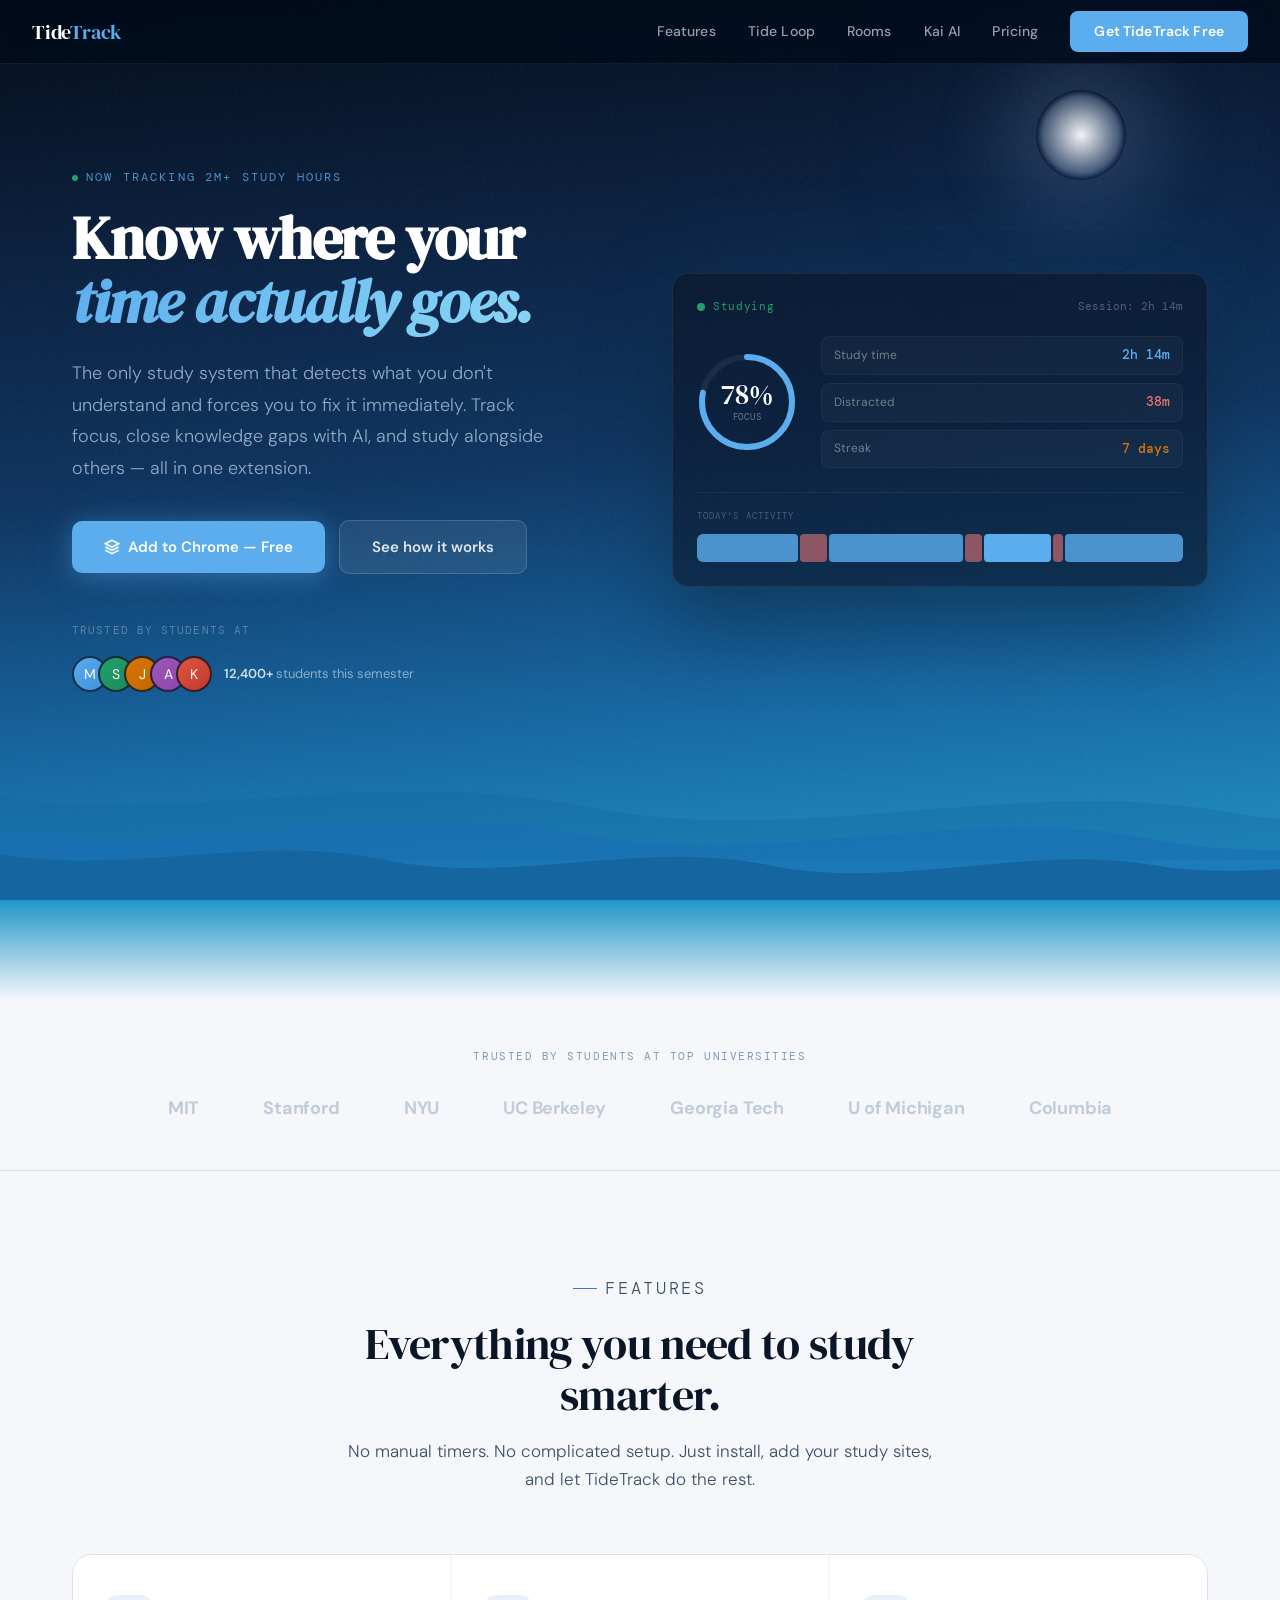
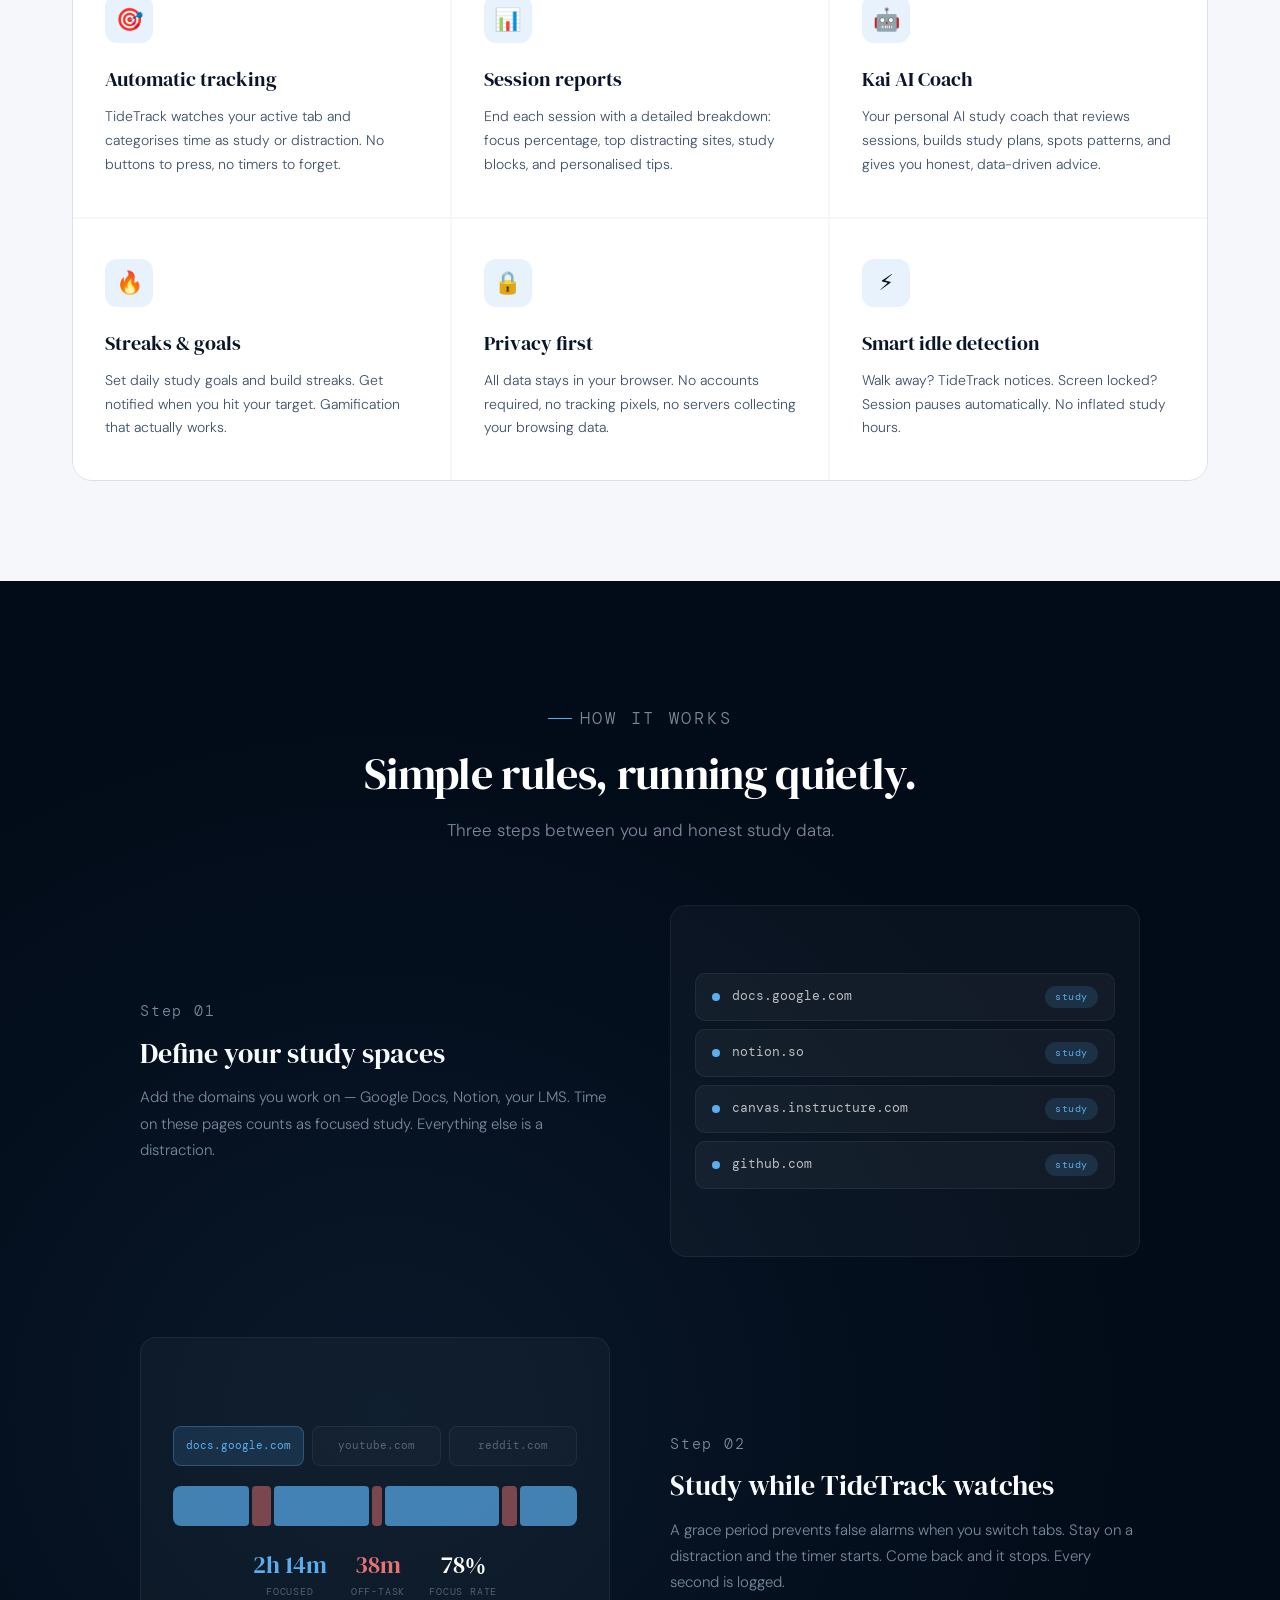
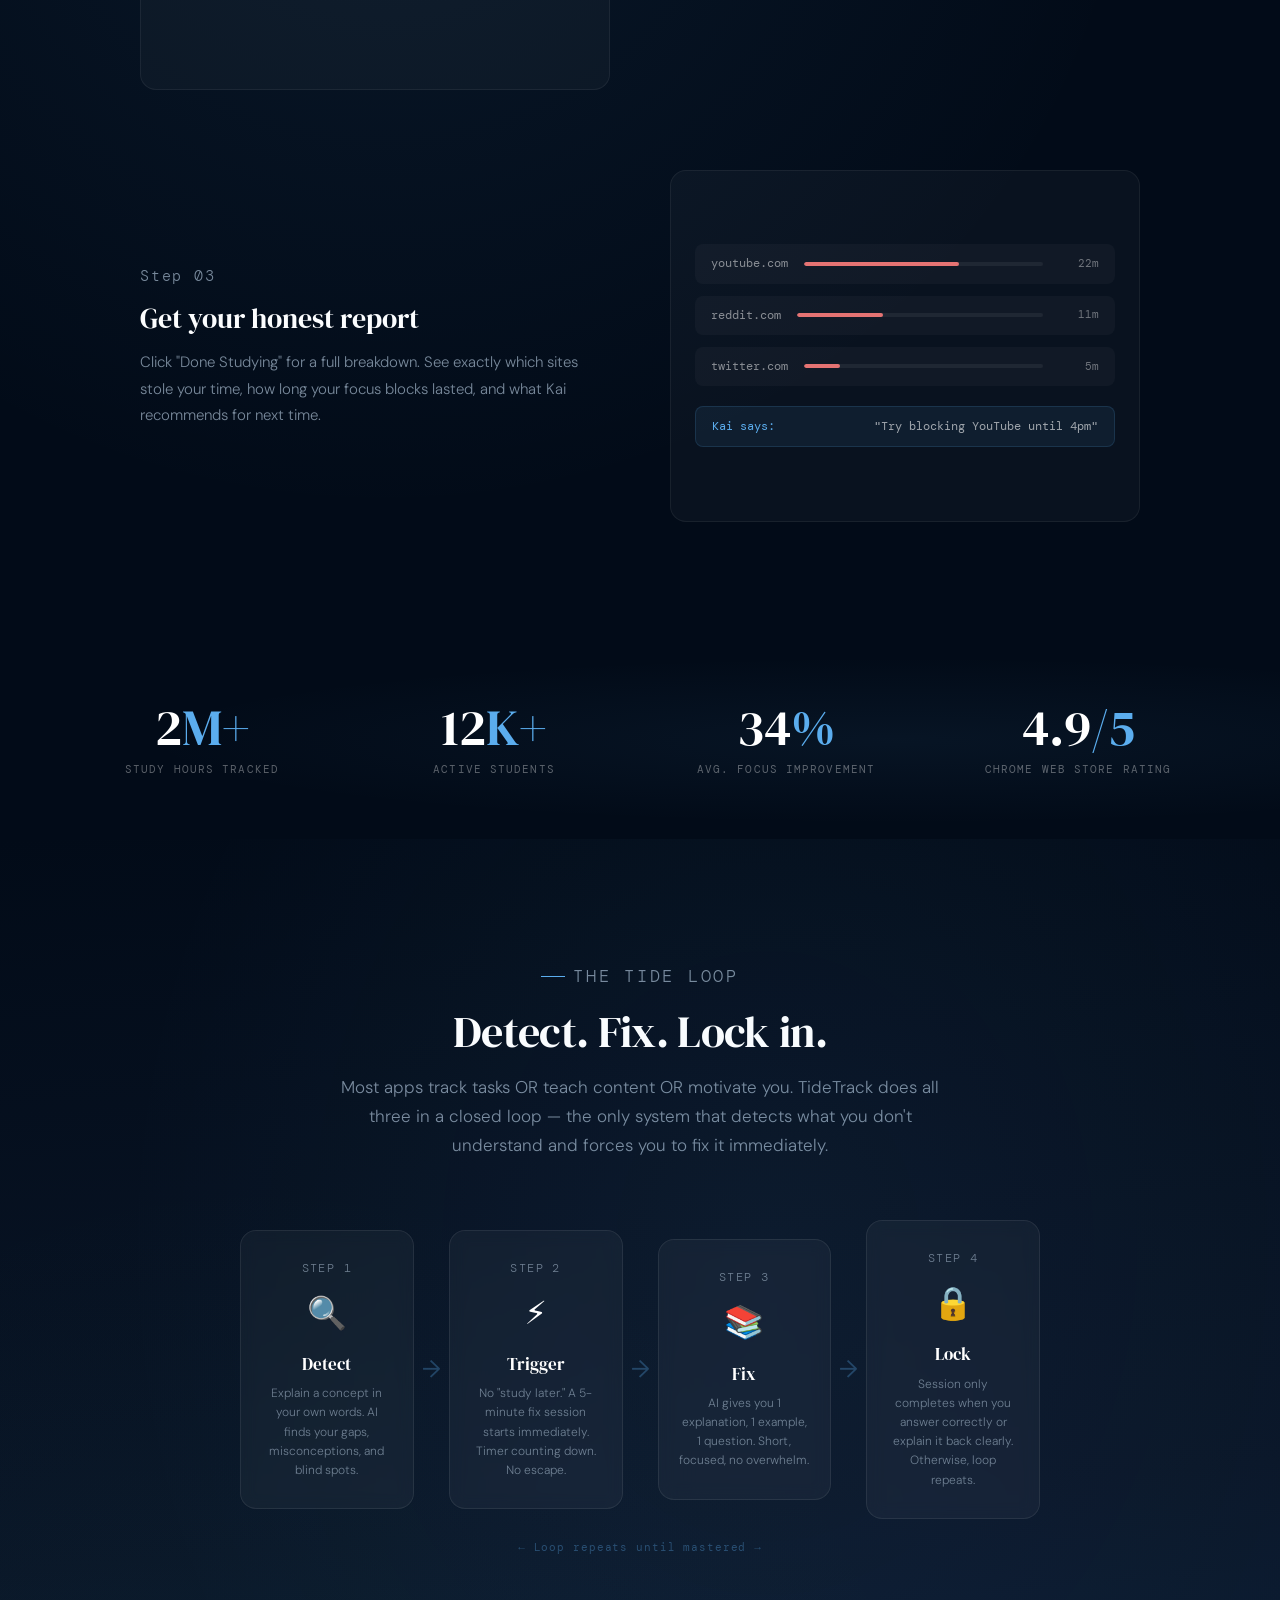
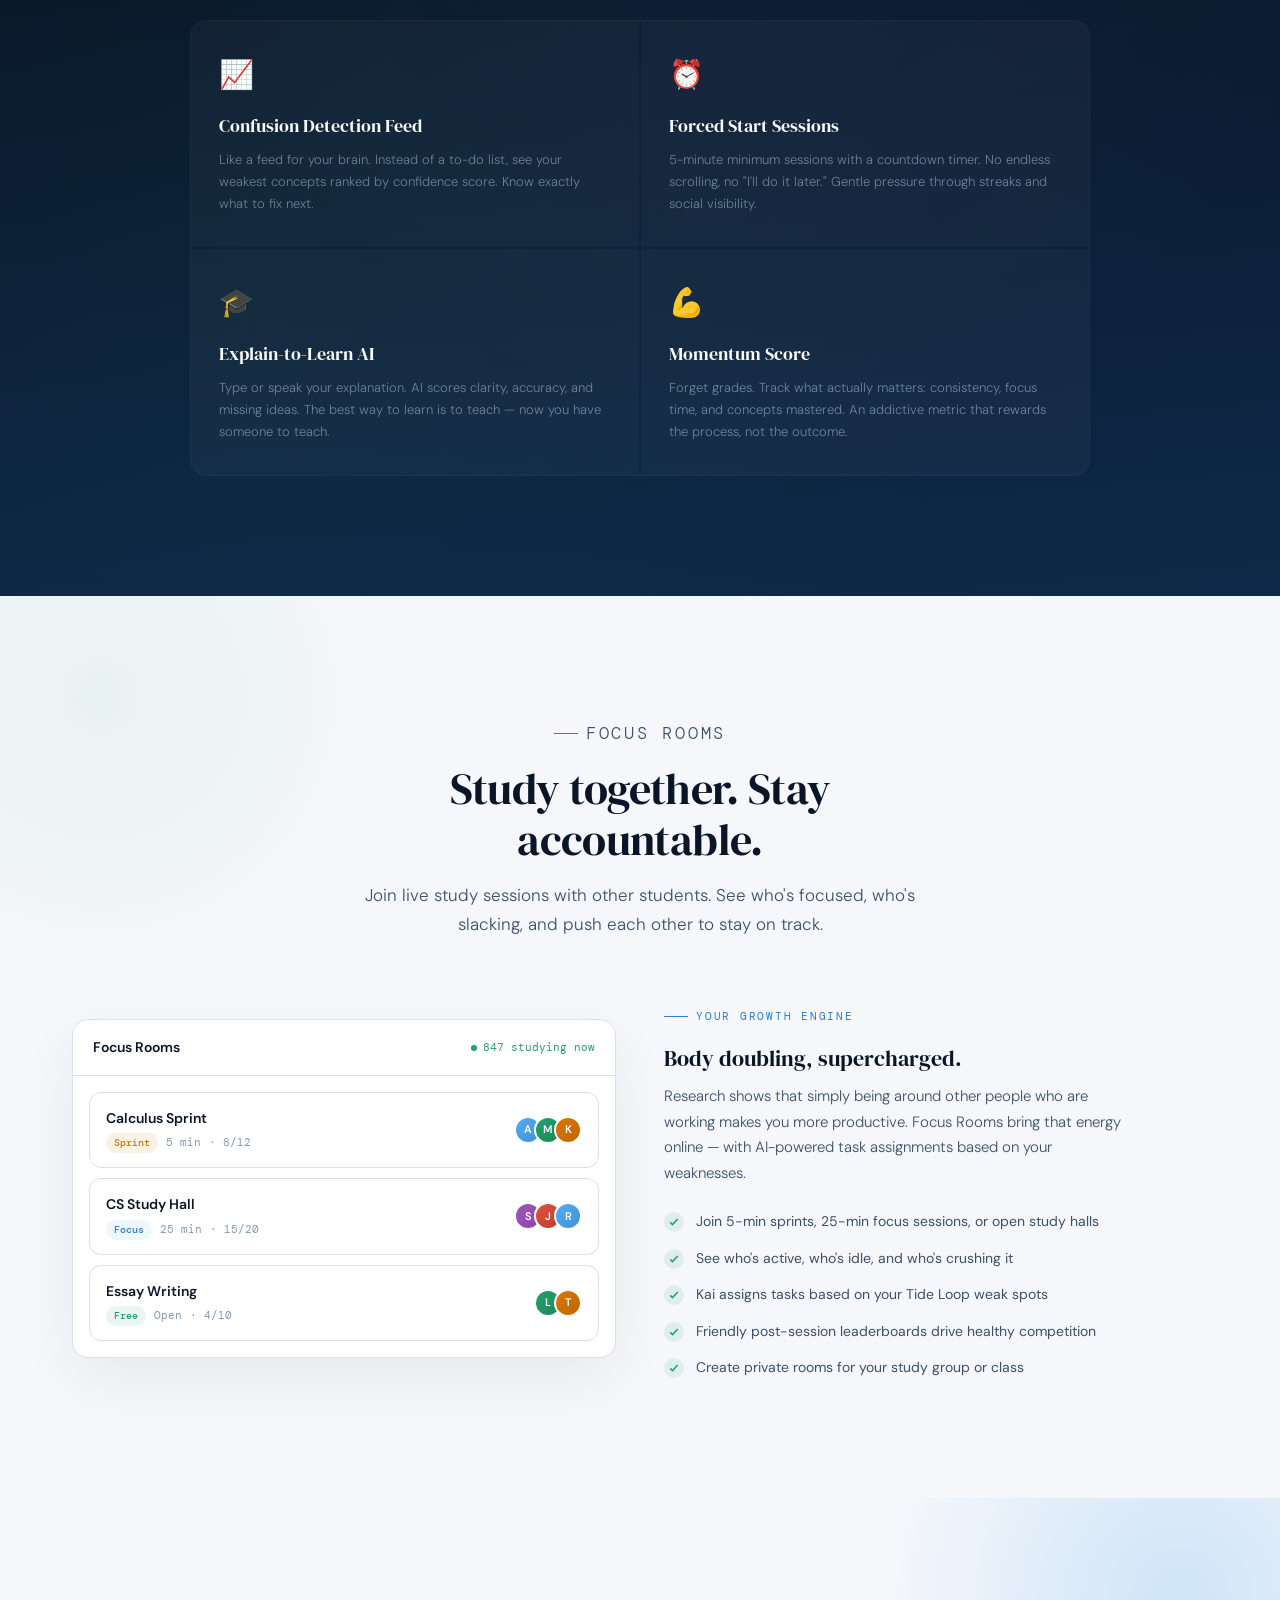
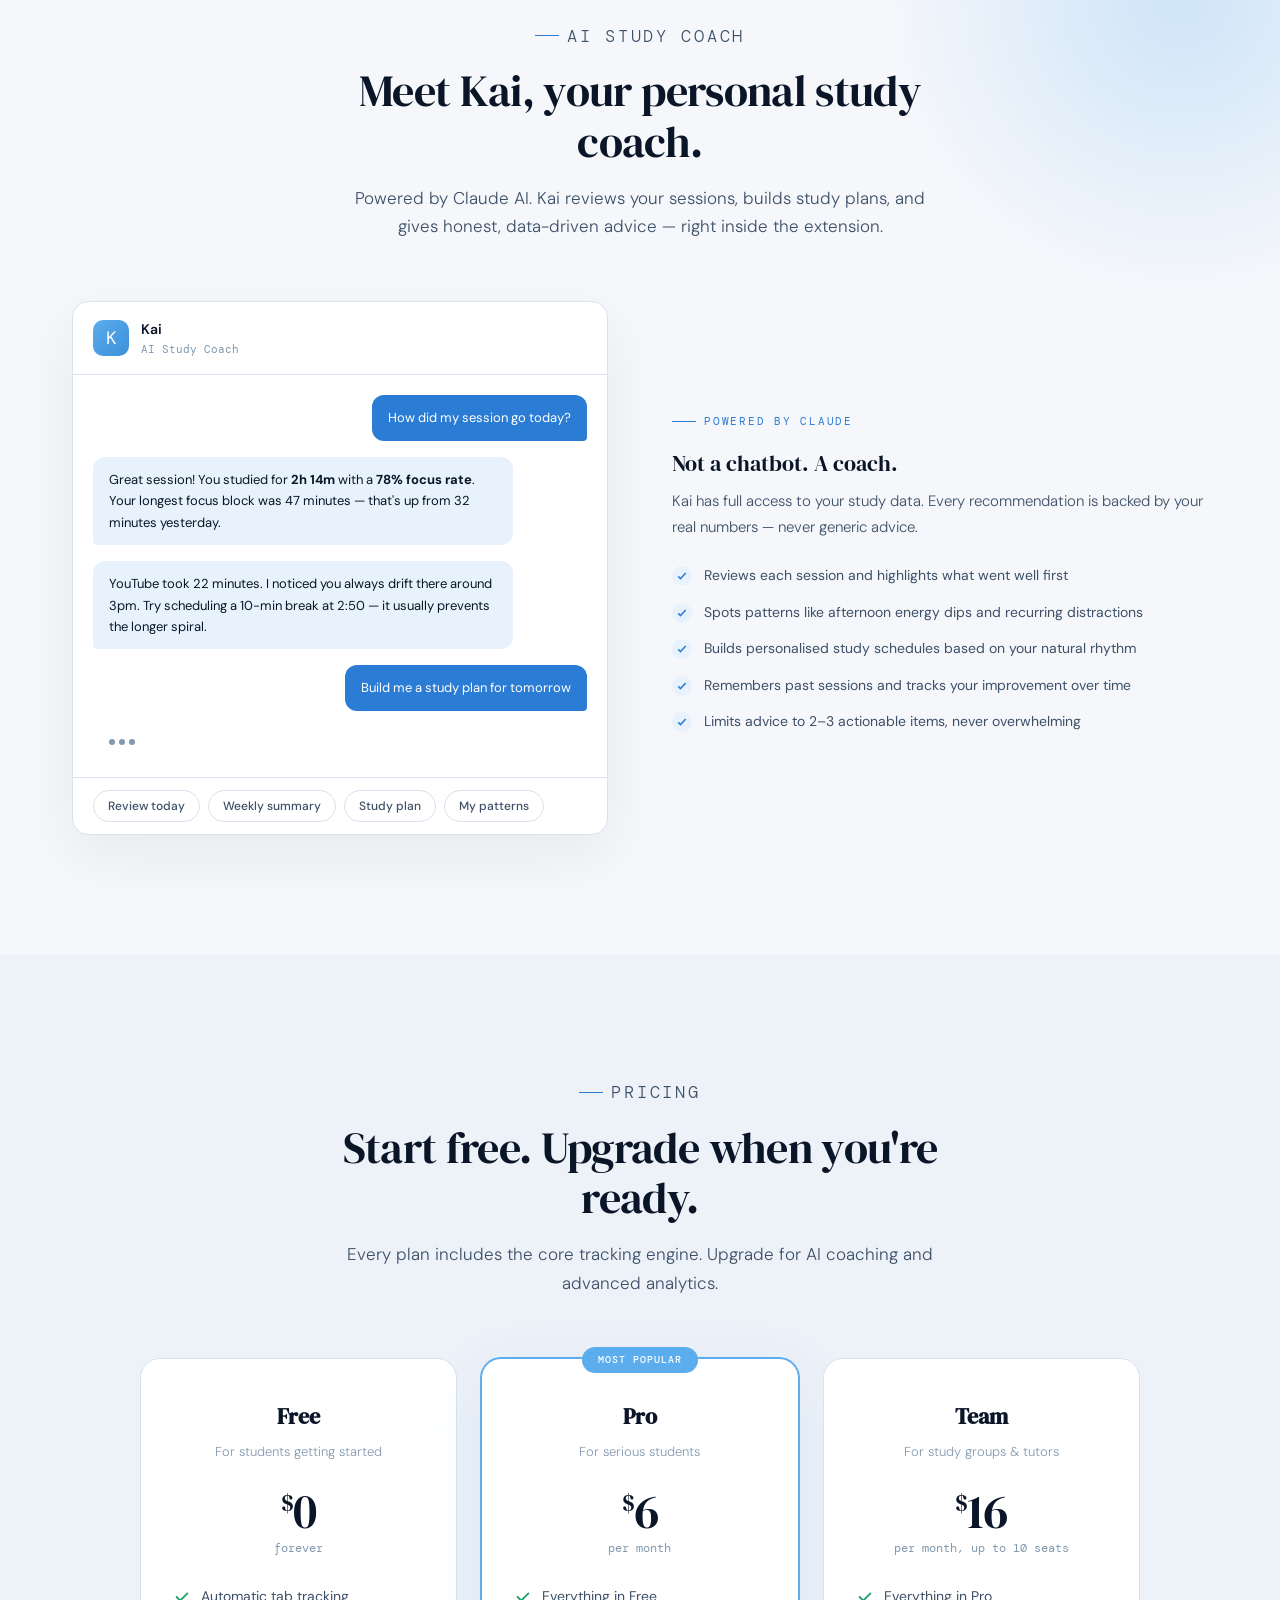
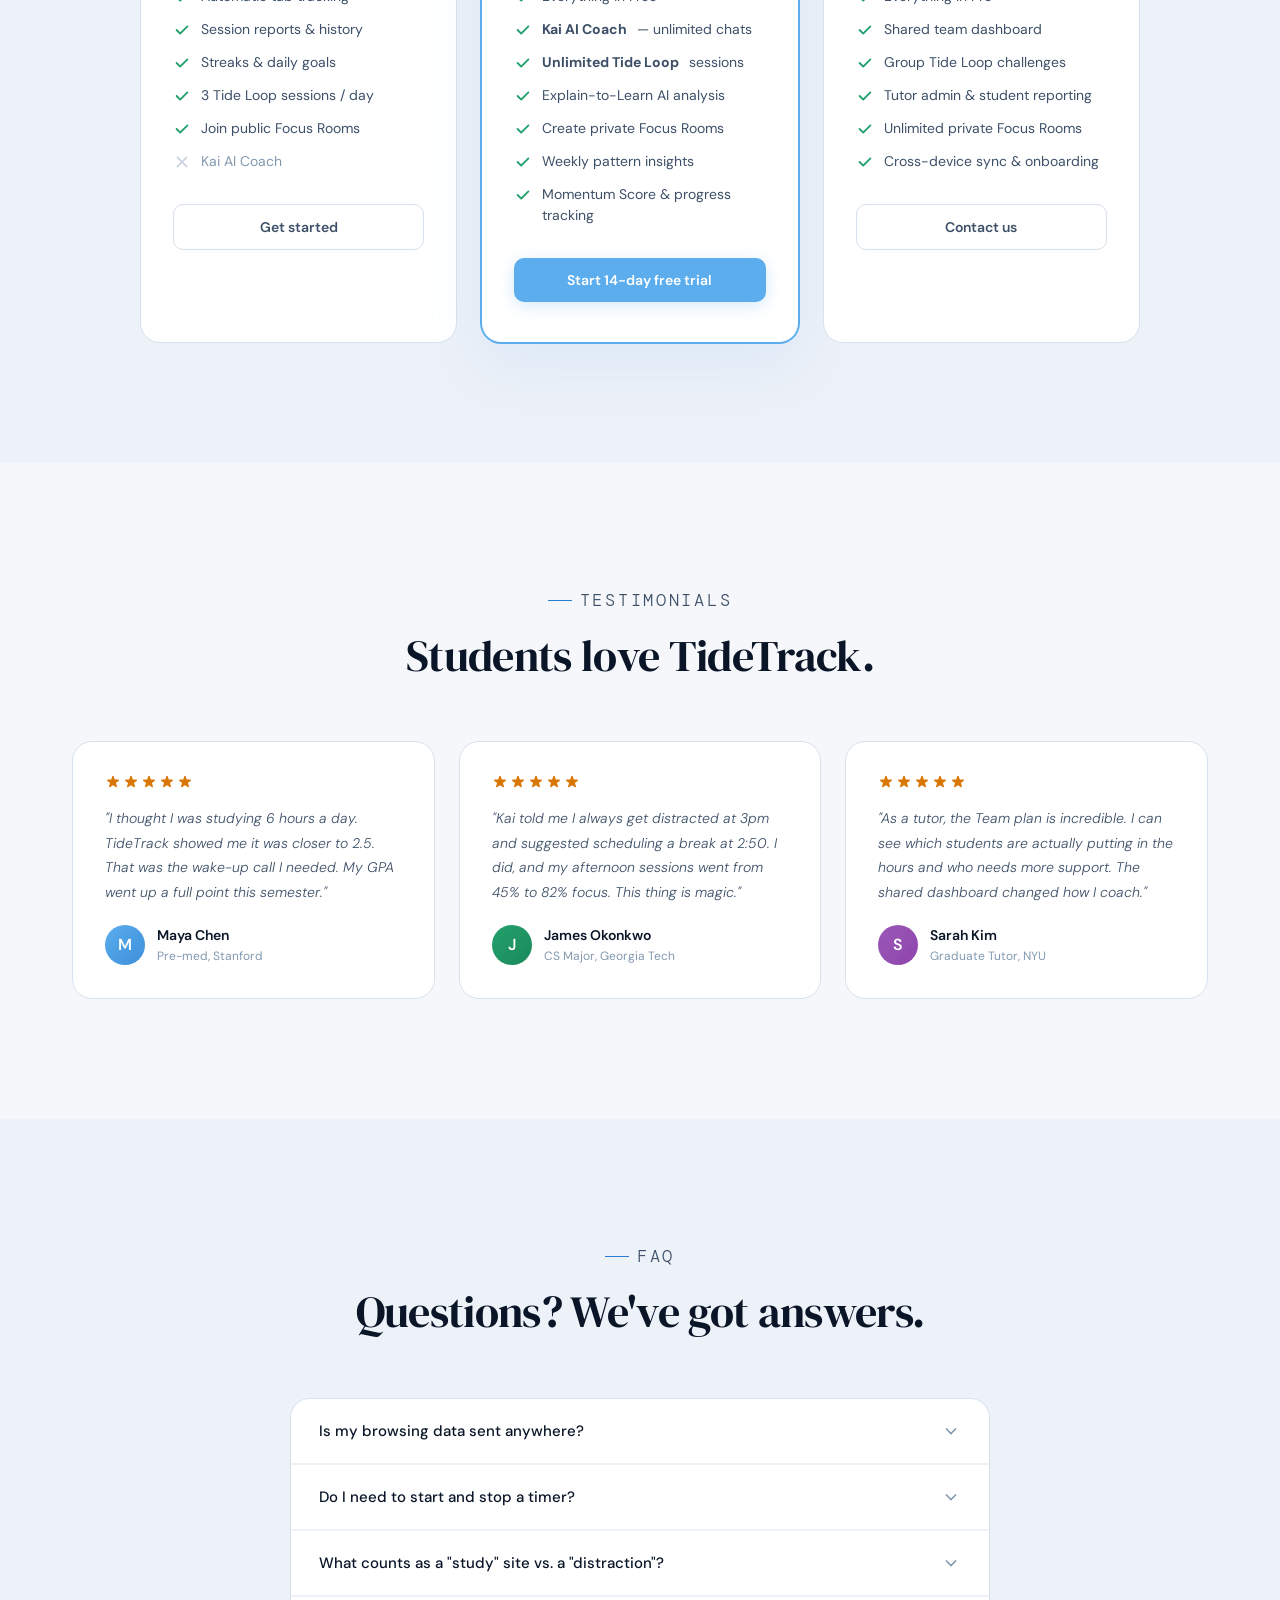
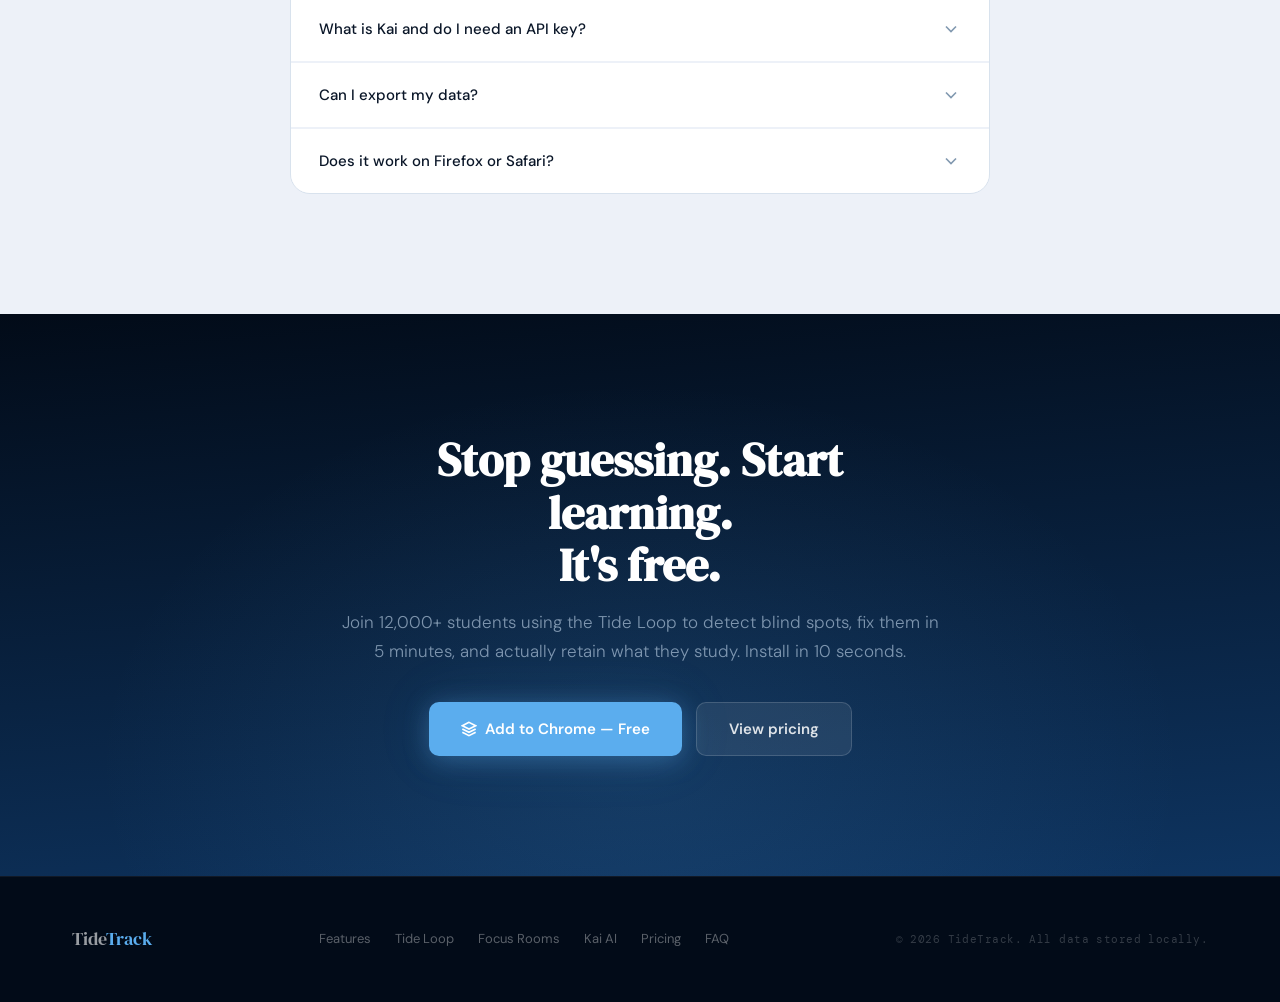
<file: site/index.html>
<!DOCTYPE html>
<html lang="en">
<head>
  <meta charset="utf-8" />
  <meta name="viewport" content="width=device-width, initial-scale=1" />
  <title>TideTrack — Know where your time actually goes.</title>
  <meta name="description" content="The browser extension that passively tracks your study time vs distractions. AI-powered coaching, beautiful analytics, and total privacy.">
  <link rel="preconnect" href="https://fonts.googleapis.com">
  <link href="https://fonts.googleapis.com/css2?family=DM+Serif+Display:ital@0;1&family=DM+Mono:wght@300;400&family=DM+Sans:wght@300;400;500;600;700;800&display=swap" rel="stylesheet">
  <style>
    /* ══════════════════════════════════════════════════════════════════
       RESET & TOKENS
       ══════════════════════════════════════════════════════════════════ */
    *, *::before, *::after { box-sizing: border-box; margin: 0; padding: 0; }
    html { scroll-behavior: smooth; }

    :root {
      --bg:         #f5f7fb;
      --surface:    #ffffff;
      --surface-2:  #edf1f8;
      --ink:        #0a1628;
      --ink-2:      #3d5068;
      --ink-3:      #8299b0;
      --accent:     #2b7cd4;
      --accent-light: #5badee;
      --accent-glow: rgba(91,173,238,0.25);
      --accent-bg:  #e8f2fc;
      --warn:       #e05542;
      --amber:      #d97706;
      --green:      #22a06b;
      --border:     #d8e2ed;
      --radius:     12px;
      --radius-lg:  20px;

      --ocean-1: #020b18;
      --ocean-2: #0a1f3d;
      --ocean-3: #0e3460;
      --ocean-4: #1565a0;
      --ocean-5: #2196c8;
    }

    body {
      font-family: 'DM Sans', system-ui, -apple-system, sans-serif;
      background: var(--bg);
      color: var(--ink);
      font-size: 16px;
      line-height: 1.6;
      overflow-x: hidden;
      -webkit-font-smoothing: antialiased;
    }

    /* ══════════════════════════════════════════════════════════════════
       UTILITIES
       ══════════════════════════════════════════════════════════════════ */
    .container { max-width: 1200px; margin: 0 auto; padding: 0 32px; }
    .container-sm { max-width: 800px; margin: 0 auto; padding: 0 32px; }

    .sr-only { position:absolute;width:1px;height:1px;padding:0;margin:-1px;overflow:hidden;clip:rect(0,0,0,0);border:0; }

    /* Scroll reveal */
    .reveal {
      opacity: 0;
      transform: translateY(40px);
      transition: opacity 0.7s cubic-bezier(0.16,1,0.3,1), transform 0.7s cubic-bezier(0.16,1,0.3,1);
    }
    .reveal.visible { opacity: 1; transform: none; }
    .reveal-delay-1 { transition-delay: 0.1s; }
    .reveal-delay-2 { transition-delay: 0.2s; }
    .reveal-delay-3 { transition-delay: 0.3s; }
    .reveal-delay-4 { transition-delay: 0.4s; }

    /* ══════════════════════════════════════════════════════════════════
       NAV
       ══════════════════════════════════════════════════════════════════ */
    .nav {
      position: fixed;
      top: 0; left: 0; right: 0;
      z-index: 1000;
      padding: 0 32px;
      height: 64px;
      display: flex;
      align-items: center;
      justify-content: space-between;
      background: rgba(2,11,24,0.7);
      backdrop-filter: blur(24px) saturate(1.5);
      -webkit-backdrop-filter: blur(24px) saturate(1.5);
      border-bottom: 1px solid rgba(255,255,255,0.06);
      transition: background 0.3s;
    }
    .nav.scrolled { background: rgba(2,11,24,0.92); }
    .nav-brand {
      font-family: 'DM Serif Display', Georgia, serif;
      font-size: 20px;
      color: #fff;
      text-decoration: none;
      letter-spacing: -0.01em;
    }
    .nav-brand span { color: var(--accent-light); }
    .nav-links { display: flex; align-items: center; gap: 32px; }
    .nav-links a {
      color: rgba(255,255,255,0.6);
      text-decoration: none;
      font-size: 14px;
      font-weight: 500;
      transition: color 0.2s;
      letter-spacing: 0.01em;
    }
    .nav-links a:hover { color: #fff; }
    .nav-cta {
      padding: 9px 24px !important;
      background: var(--accent-light) !important;
      color: #fff !important;
      border-radius: 8px;
      font-weight: 600 !important;
      transition: background 0.2s, transform 0.15s !important;
    }
    .nav-cta:hover { background: #4a9de0 !important; transform: translateY(-1px); }

    .nav-mobile-toggle {
      display: none;
      background: none;
      border: none;
      cursor: pointer;
      padding: 8px;
    }
    .nav-mobile-toggle span {
      display: block;
      width: 22px;
      height: 2px;
      background: #fff;
      margin: 5px 0;
      border-radius: 2px;
      transition: 0.2s;
    }

    /* ══════════════════════════════════════════════════════════════════
       HERO
       ══════════════════════════════════════════════════════════════════ */
    .hero {
      position: relative;
      min-height: 100vh;
      display: flex;
      align-items: center;
      overflow: hidden;
      background: linear-gradient(175deg, var(--ocean-1) 0%, var(--ocean-2) 25%, var(--ocean-3) 50%, var(--ocean-4) 75%, var(--ocean-5) 100%);
    }

    /* Noise grain */
    .hero::before {
      content: '';
      position: absolute;
      inset: 0;
      background: url("data:image/svg+xml,%3Csvg viewBox='0 0 256 256' xmlns='http://www.w3.org/2000/svg'%3E%3Cfilter id='n'%3E%3CfeTurbulence type='fractalNoise' baseFrequency='0.85' numOctaves='4' stitchTiles='stitch'/%3E%3C/filter%3E%3Crect width='100%25' height='100%25' filter='url(%23n)'/%3E%3C/svg%3E");
      opacity: 0.03;
      pointer-events: none;
      z-index: 1;
    }

    /* Moon */
    .hero-moon {
      position: absolute;
      top: 10%;
      right: 12%;
      width: 90px;
      height: 90px;
      border-radius: 50%;
      background: radial-gradient(circle, rgba(255,255,255,0.95), rgba(200,220,255,0.3) 60%, transparent 70%);
      box-shadow: 0 0 80px 30px rgba(180,210,255,0.15), 0 0 200px 80px rgba(100,170,255,0.06);
      z-index: 2;
      animation: moonFloat 12s ease-in-out infinite;
    }
    @keyframes moonFloat { 0%,100%{transform:translateY(0)} 50%{transform:translateY(-10px)} }

    /* Stars */
    .stars-field { position: absolute; inset: 0; z-index: 1; }
    .star {
      position: absolute;
      width: 2px; height: 2px;
      background: #fff;
      border-radius: 50%;
      animation: twinkle var(--dur) ease-in-out infinite alternate;
      opacity: 0;
    }
    @keyframes twinkle { from{opacity:0.1} to{opacity:var(--peak)} }

    /* SVG Waves */
    .wave-layer { position: absolute; bottom: 0; left: 0; width: 200%; z-index: 3; }
    .wave-layer svg { display: block; width: 100%; height: auto; }
    .wave-1 { bottom:-2px; animation:wD1 8s ease-in-out infinite; z-index:6; }
    .wave-2 { bottom:18px; animation:wD2 10s ease-in-out infinite; z-index:5; opacity:0.7; }
    .wave-3 { bottom:40px; animation:wD3 14s ease-in-out infinite; z-index:4; opacity:0.45; }
    @keyframes wD1 { 0%,100%{transform:translateX(0)} 50%{transform:translateX(-12%)} }
    @keyframes wD2 { 0%,100%{transform:translateX(-5%)} 50%{transform:translateX(5%)} }
    @keyframes wD3 { 0%,100%{transform:translateX(3%)} 50%{transform:translateX(-8%)} }

    /* Foam */
    .foam-particles { position:absolute; bottom:60px; left:0; right:0; height:120px; z-index:7; pointer-events:none; overflow:hidden; }
    .foam-dot {
      position:absolute; width:var(--size); height:var(--size);
      background:rgba(255,255,255,0.5); border-radius:50%; bottom:var(--y);
      animation:foamFloat var(--dur) ease-in-out infinite; animation-delay:var(--delay); opacity:0;
    }
    @keyframes foamFloat {
      0%{transform:translateX(0) translateY(0);opacity:0}
      15%{opacity:0.6}
      50%{transform:translateX(var(--dx)) translateY(-20px);opacity:0.3}
      100%{transform:translateX(calc(var(--dx)*2)) translateY(5px);opacity:0}
    }

    .hero-inner {
      position: relative;
      z-index: 10;
      width: 100%;
      padding: 120px 32px 160px;
      max-width: 1200px;
      margin: 0 auto;
      display: grid;
      grid-template-columns: 1fr 1fr;
      gap: 64px;
      align-items: center;
    }

    .hero-text { max-width: 560px; }
    .hero-eyebrow {
      font-family: 'DM Mono', monospace;
      font-size: 12px;
      letter-spacing: 0.18em;
      text-transform: uppercase;
      color: rgba(91,173,238,0.8);
      margin-bottom: 20px;
      animation: fadeUp 0.8s ease-out 0.2s both;
    }
    .hero-eyebrow .dot {
      display: inline-block;
      width: 6px; height: 6px;
      background: #22a06b;
      border-radius: 50%;
      margin-right: 8px;
      animation: pulse 2s ease-in-out infinite;
    }
    @keyframes pulse { 0%,100%{opacity:1} 50%{opacity:0.4} }

    .hero h1 {
      font-family: 'DM Serif Display', Georgia, serif;
      font-size: clamp(38px, 5vw, 60px);
      line-height: 1.06;
      letter-spacing: -0.02em;
      color: #fff;
      margin-bottom: 24px;
      animation: fadeUp 0.8s ease-out 0.35s both;
    }
    .hero h1 em {
      font-style: italic;
      background: linear-gradient(135deg, #5badee, #87d3f5, #5badee);
      background-size: 200% 100%;
      -webkit-background-clip: text;
      -webkit-text-fill-color: transparent;
      background-clip: text;
      animation: shimmer 6s ease-in-out infinite;
    }
    @keyframes shimmer { 0%,100%{background-position:0% 50%} 50%{background-position:100% 50%} }

    .hero-desc {
      font-size: 18px;
      color: rgba(200,220,240,0.7);
      font-weight: 300;
      line-height: 1.75;
      margin-bottom: 36px;
      max-width: 480px;
      animation: fadeUp 0.8s ease-out 0.5s both;
    }

    .hero-cta-row {
      display: flex;
      gap: 14px;
      flex-wrap: wrap;
      align-items: center;
      animation: fadeUp 0.8s ease-out 0.65s both;
    }
    .btn-hero {
      padding: 14px 32px;
      border-radius: 10px;
      font-family: 'DM Sans', system-ui, sans-serif;
      font-size: 15px;
      font-weight: 600;
      cursor: pointer;
      border: none;
      text-decoration: none;
      transition: all 0.25s;
      display: inline-flex;
      align-items: center;
      gap: 8px;
    }
    .btn-primary-hero {
      background: #5badee;
      color: #fff;
      box-shadow: 0 4px 24px rgba(91,173,238,0.35), 0 0 60px rgba(91,173,238,0.1);
    }
    .btn-primary-hero:hover { background:#4a9de0; transform:translateY(-2px); box-shadow:0 8px 32px rgba(91,173,238,0.4); }
    .btn-ghost-hero {
      background: rgba(255,255,255,0.08);
      color: rgba(255,255,255,0.85);
      border: 1px solid rgba(255,255,255,0.15);
    }
    .btn-ghost-hero:hover { background:rgba(255,255,255,0.14); color:#fff; }

    .hero-social-proof {
      margin-top: 48px;
      animation: fadeUp 0.8s ease-out 0.85s both;
    }
    .hero-social-proof p {
      font-family: 'DM Mono', monospace;
      font-size: 11px;
      letter-spacing: 0.1em;
      text-transform: uppercase;
      color: rgba(255,255,255,0.3);
      margin-bottom: 16px;
    }
    .hero-avatars {
      display: flex;
      align-items: center;
      gap: 12px;
    }
    .avatar-stack {
      display: flex;
    }
    .avatar-stack .av {
      width: 36px; height: 36px;
      border-radius: 50%;
      border: 2px solid rgba(10,22,40,0.8);
      margin-left: -10px;
      display: flex;
      align-items: center;
      justify-content: center;
      font-size: 14px;
      color: #fff;
    }
    .avatar-stack .av:first-child { margin-left: 0; }
    .av-1 { background: linear-gradient(135deg, #5badee, #3d8fd9); }
    .av-2 { background: linear-gradient(135deg, #22a06b, #1b8a5a); }
    .av-3 { background: linear-gradient(135deg, #d97706, #c06600); }
    .av-4 { background: linear-gradient(135deg, #9b59b6, #8e44ad); }
    .av-5 { background: linear-gradient(135deg, #e05542, #c0392b); }
    .hero-user-count {
      font-size: 13px;
      color: rgba(255,255,255,0.5);
      font-weight: 400;
    }
    .hero-user-count strong { color: rgba(255,255,255,0.8); font-weight: 600; }

    /* Floating product mockup */
    .hero-visual {
      position: relative;
      animation: fadeUp 0.8s ease-out 0.5s both;
    }
    .hero-mockup {
      position: relative;
      background: rgba(10,22,40,0.6);
      backdrop-filter: blur(20px);
      border: 1px solid rgba(255,255,255,0.08);
      border-radius: 16px;
      padding: 24px;
      animation: floatMockup 6s ease-in-out infinite;
      box-shadow: 0 40px 80px rgba(0,0,0,0.3), 0 0 120px rgba(91,173,238,0.08);
    }
    @keyframes floatMockup { 0%,100%{transform:translateY(0)} 50%{transform:translateY(-12px)} }

    .mockup-header {
      display: flex;
      align-items: center;
      justify-content: space-between;
      margin-bottom: 20px;
    }
    .mockup-status {
      display: flex;
      align-items: center;
      gap: 8px;
    }
    .mockup-status-dot {
      width: 8px; height: 8px;
      border-radius: 50%;
      background: #22a06b;
      animation: pulse 2s ease-in-out infinite;
    }
    .mockup-status-text {
      font-family: 'DM Mono', monospace;
      font-size: 11px;
      color: #22a06b;
      letter-spacing: 0.06em;
    }
    .mockup-time {
      font-family: 'DM Mono', monospace;
      font-size: 11px;
      color: rgba(255,255,255,0.3);
    }

    /* Animated progress ring */
    .mockup-ring-wrap {
      display: flex;
      align-items: center;
      gap: 24px;
      margin-bottom: 24px;
    }
    .ring-container {
      position: relative;
      width: 100px;
      height: 100px;
      flex-shrink: 0;
    }
    .ring-svg { transform: rotate(-90deg); }
    .ring-bg { fill: none; stroke: rgba(255,255,255,0.06); stroke-width: 6; }
    .ring-fill {
      fill: none;
      stroke: var(--accent-light);
      stroke-width: 6;
      stroke-linecap: round;
      stroke-dasharray: 283;
      stroke-dashoffset: 283;
      animation: ringFill 2s ease-out 1.2s forwards;
    }
    @keyframes ringFill { to { stroke-dashoffset: 62; } }
    .ring-label {
      position: absolute;
      inset: 0;
      display: flex;
      flex-direction: column;
      align-items: center;
      justify-content: center;
    }
    .ring-pct {
      font-family: 'DM Serif Display', Georgia, serif;
      font-size: 28px;
      color: #fff;
      line-height: 1;
    }
    .ring-sub {
      font-family: 'DM Mono', monospace;
      font-size: 9px;
      color: rgba(255,255,255,0.4);
      letter-spacing: 0.08em;
      text-transform: uppercase;
      margin-top: 2px;
    }

    .mockup-stats { display: flex; flex-direction: column; gap: 8px; flex: 1; }
    .mockup-stat {
      display: flex;
      justify-content: space-between;
      align-items: center;
      padding: 8px 12px;
      background: rgba(255,255,255,0.03);
      border-radius: 8px;
      border: 1px solid rgba(255,255,255,0.04);
    }
    .mockup-stat-label { font-size: 12px; color: rgba(255,255,255,0.4); }
    .mockup-stat-val { font-family: 'DM Mono', monospace; font-size: 13px; font-weight: 500; }
    .val-study { color: var(--accent-light); }
    .val-dist { color: #e57373; }
    .val-streak { color: var(--amber); }

    /* Live activity bar */
    .mockup-activity {
      border-top: 1px solid rgba(255,255,255,0.06);
      padding-top: 16px;
    }
    .activity-label {
      font-family: 'DM Mono', monospace;
      font-size: 9px;
      letter-spacing: 0.12em;
      text-transform: uppercase;
      color: rgba(255,255,255,0.25);
      margin-bottom: 10px;
    }
    .activity-bar {
      height: 28px;
      display: flex;
      border-radius: 6px;
      overflow: hidden;
      gap: 2px;
    }
    .activity-seg {
      border-radius: 4px;
      animation: segGrow 0.6s ease-out backwards;
    }
    .seg-s { background: var(--accent-light); opacity: 0.8; }
    .seg-d { background: #e57373; opacity: 0.6; }
    .seg-s-bright { background: var(--accent-light); }

    @keyframes segGrow { from { transform: scaleY(0); } to { transform: scaleY(1); } }

    @keyframes fadeUp {
      from { opacity:0; transform:translateY(32px); }
      to   { opacity:1; transform:translateY(0); }
    }

    /* Bridge from hero */
    .hero-bridge {
      height: 100px;
      background: linear-gradient(to bottom, var(--ocean-5), var(--bg));
    }

    /* ══════════════════════════════════════════════════════════════════
       LOGOS BAR
       ══════════════════════════════════════════════════════════════════ */
    .logos-section {
      padding: 48px 0;
      border-bottom: 1px solid var(--border);
      overflow: hidden;
    }
    .logos-label {
      text-align: center;
      font-family: 'DM Mono', monospace;
      font-size: 11px;
      letter-spacing: 0.14em;
      text-transform: uppercase;
      color: var(--ink-3);
      margin-bottom: 28px;
    }
    .logos-track {
      display: flex;
      gap: 64px;
      align-items: center;
      justify-content: center;
      flex-wrap: wrap;
    }
    .logo-item {
      font-family: 'DM Sans', system-ui, sans-serif;
      font-size: 18px;
      font-weight: 700;
      color: var(--ink-3);
      opacity: 0.45;
      transition: opacity 0.3s;
      white-space: nowrap;
      letter-spacing: -0.01em;
    }
    .logo-item:hover { opacity: 0.7; }

    /* ══════════════════════════════════════════════════════════════════
       SECTION PATTERN
       ══════════════════════════════════════════════════════════════════ */
    .section {
      padding: 100px 0;
    }
    .section-header {
      text-align: center;
      max-width: 600px;
      margin: 0 auto 60px;
    }
    .section-eyebrow {
      font-family: 'DM Mono', monospace;
      font-size: 11px;
      letter-spacing: 0.16em;
      text-transform: uppercase;
      color: var(--accent);
      margin-bottom: 16px;
      display: inline-flex;
      align-items: center;
      gap: 8px;
    }
    .section-eyebrow::before {
      content: '';
      width: 24px;
      height: 1px;
      background: var(--accent);
    }
    .section-header h2 {
      font-family: 'DM Serif Display', Georgia, serif;
      font-size: clamp(30px, 4vw, 44px);
      font-weight: 400;
      line-height: 1.15;
      letter-spacing: -0.015em;
      margin-bottom: 16px;
    }
    .section-header p {
      font-size: 17px;
      color: var(--ink-2);
      font-weight: 300;
      line-height: 1.7;
    }

    /* ══════════════════════════════════════════════════════════════════
       FEATURES GRID
       ══════════════════════════════════════════════════════════════════ */
    .features-grid {
      display: grid;
      grid-template-columns: repeat(3, 1fr);
      gap: 2px;
      border: 1px solid var(--border);
      border-radius: var(--radius-lg);
      overflow: hidden;
    }
    .feature-card {
      background: var(--surface);
      padding: 40px 32px;
      transition: background 0.25s;
      position: relative;
      overflow: hidden;
    }
    .feature-card:hover { background: var(--surface-2); }
    .feature-card::after {
      content: '';
      position: absolute;
      top: 0; left: 0;
      width: 100%; height: 3px;
      background: linear-gradient(90deg, var(--accent-light), transparent);
      opacity: 0;
      transition: opacity 0.3s;
    }
    .feature-card:hover::after { opacity: 1; }

    .feature-icon {
      width: 48px;
      height: 48px;
      border-radius: 12px;
      display: flex;
      align-items: center;
      justify-content: center;
      font-size: 22px;
      margin-bottom: 20px;
      background: var(--accent-bg);
    }
    .feature-card h3 {
      font-family: 'DM Serif Display', Georgia, serif;
      font-size: 20px;
      font-weight: 400;
      margin-bottom: 10px;
    }
    .feature-card p {
      font-size: 14px;
      color: var(--ink-2);
      line-height: 1.7;
      font-weight: 300;
    }

    /* ══════════════════════════════════════════════════════════════════
       ANIMATED SHOWCASE (How it works)
       ══════════════════════════════════════════════════════════════════ */
    .showcase-section {
      background: var(--ocean-1);
      color: #fff;
      padding: 120px 0;
      position: relative;
      overflow: hidden;
    }
    .showcase-section::before {
      content: '';
      position: absolute;
      inset: 0;
      background: radial-gradient(ellipse at 30% 50%, rgba(91,173,238,0.08) 0%, transparent 60%);
      pointer-events: none;
    }
    .showcase-section .section-eyebrow { color: var(--accent-light); }
    .showcase-section .section-eyebrow::before { background: var(--accent-light); }
    .showcase-section .section-header p { color: rgba(200,220,240,0.6); }

    .showcase-steps {
      display: flex;
      flex-direction: column;
      gap: 80px;
      max-width: 1000px;
      margin: 0 auto;
    }
    .showcase-step {
      display: grid;
      grid-template-columns: 1fr 1fr;
      gap: 60px;
      align-items: center;
    }
    .showcase-step:nth-child(even) { direction: rtl; }
    .showcase-step:nth-child(even) > * { direction: ltr; }

    .step-content {}
    .step-number {
      font-family: 'DM Mono', monospace;
      font-size: 11px;
      letter-spacing: 0.12em;
      color: var(--accent-light);
      margin-bottom: 12px;
    }
    .step-content h3 {
      font-family: 'DM Serif Display', Georgia, serif;
      font-size: 28px;
      font-weight: 400;
      margin-bottom: 14px;
      line-height: 1.2;
    }
    .step-content p {
      font-size: 15px;
      color: rgba(200,220,240,0.6);
      line-height: 1.75;
      font-weight: 300;
    }

    /* Animated illustrations */
    .step-visual {
      position: relative;
      border-radius: 16px;
      overflow: hidden;
      aspect-ratio: 4/3;
      background: rgba(255,255,255,0.03);
      border: 1px solid rgba(255,255,255,0.06);
    }

    /* Step 1 — Whitelist illustration */
    .vis-whitelist {
      padding: 24px;
      display: flex;
      flex-direction: column;
      gap: 8px;
      justify-content: center;
    }
    .vis-wl-item {
      display: flex;
      align-items: center;
      gap: 12px;
      padding: 12px 16px;
      background: rgba(255,255,255,0.04);
      border-radius: 10px;
      border: 1px solid rgba(255,255,255,0.06);
      animation: wlSlide 0.5s ease-out backwards;
    }
    .vis-wl-item:nth-child(1) { animation-delay: 0.1s; }
    .vis-wl-item:nth-child(2) { animation-delay: 0.2s; }
    .vis-wl-item:nth-child(3) { animation-delay: 0.3s; }
    .vis-wl-item:nth-child(4) { animation-delay: 0.4s; }
    @keyframes wlSlide { from{opacity:0;transform:translateX(-16px)} to{opacity:1;transform:none} }
    .vis-wl-dot {
      width: 8px; height: 8px;
      border-radius: 50%;
      background: var(--accent-light);
      flex-shrink: 0;
    }
    .vis-wl-domain {
      font-family: 'DM Mono', monospace;
      font-size: 13px;
      color: rgba(255,255,255,0.7);
    }
    .vis-wl-tag {
      margin-left: auto;
      font-family: 'DM Mono', monospace;
      font-size: 10px;
      letter-spacing: 0.06em;
      padding: 3px 10px;
      border-radius: 20px;
      background: rgba(91,173,238,0.15);
      color: var(--accent-light);
    }

    /* Step 2 — Live tracking animation */
    .vis-tracking {
      display: flex;
      flex-direction: column;
      align-items: center;
      justify-content: center;
      gap: 20px;
      padding: 32px;
    }
    .vis-track-tabs {
      display: flex;
      gap: 8px;
      width: 100%;
    }
    .vis-tab {
      flex: 1;
      padding: 10px 12px;
      border-radius: 8px;
      font-family: 'DM Mono', monospace;
      font-size: 11px;
      text-align: center;
      border: 1px solid rgba(255,255,255,0.06);
      transition: all 0.4s;
    }
    .vis-tab-active {
      background: rgba(91,173,238,0.15);
      border-color: rgba(91,173,238,0.3);
      color: var(--accent-light);
      animation: tabPulse 3s ease-in-out infinite;
    }
    .vis-tab-idle {
      background: rgba(255,255,255,0.02);
      color: rgba(255,255,255,0.3);
    }
    @keyframes tabPulse { 0%,100%{box-shadow:0 0 0 0 rgba(91,173,238,0)} 50%{box-shadow:0 0 20px 4px rgba(91,173,238,0.15)} }

    .vis-track-timeline {
      width: 100%;
      height: 40px;
      display: flex;
      gap: 3px;
      border-radius: 8px;
      overflow: hidden;
    }
    .tl-seg {
      border-radius: 4px;
      animation: tlGrow 0.4s ease-out backwards;
    }
    .tl-s { background: var(--accent-light); opacity: 0.7; }
    .tl-d { background: #e57373; opacity: 0.5; }

    .vis-track-counter {
      display: flex;
      gap: 24px;
    }
    .vis-counter {
      text-align: center;
    }
    .vis-counter-val {
      font-family: 'DM Serif Display', Georgia, serif;
      font-size: 24px;
      color: #fff;
    }
    .vis-counter-label {
      font-family: 'DM Mono', monospace;
      font-size: 10px;
      color: rgba(255,255,255,0.3);
      letter-spacing: 0.08em;
      text-transform: uppercase;
    }

    /* Step 3 — Report card */
    .vis-report {
      padding: 24px;
      display: flex;
      flex-direction: column;
      gap: 12px;
      justify-content: center;
    }
    .vis-report-row {
      display: flex;
      align-items: center;
      justify-content: space-between;
      padding: 10px 16px;
      background: rgba(255,255,255,0.03);
      border-radius: 8px;
    }
    .vis-report-site {
      font-family: 'DM Mono', monospace;
      font-size: 12px;
      color: rgba(255,255,255,0.5);
    }
    .vis-report-bar-wrap {
      display: flex;
      align-items: center;
      gap: 10px;
      flex: 1;
      margin: 0 16px;
    }
    .vis-report-bar {
      flex: 1;
      height: 4px;
      background: rgba(255,255,255,0.06);
      border-radius: 4px;
      overflow: hidden;
    }
    .vis-report-bar-fill {
      height: 100%;
      border-radius: 4px;
      animation: barFill 1s ease-out backwards;
    }
    @keyframes barFill { from{width:0!important} }
    .vis-report-time {
      font-family: 'DM Mono', monospace;
      font-size: 11px;
      color: rgba(255,255,255,0.4);
      min-width: 40px;
      text-align: right;
    }

    /* ══════════════════════════════════════════════════════════════════
       KAI AI COACH SECTION
       ══════════════════════════════════════════════════════════════════ */
    .kai-section {
      padding: 120px 0;
      position: relative;
      overflow: hidden;
    }
    .kai-section::before {
      content: '';
      position: absolute;
      top: -200px; right: -200px;
      width: 600px; height: 600px;
      background: radial-gradient(circle, var(--accent-glow), transparent 70%);
      pointer-events: none;
    }

    .kai-grid {
      display: grid;
      grid-template-columns: 1fr 1fr;
      gap: 64px;
      align-items: center;
    }
    .kai-chat-mockup {
      background: var(--surface);
      border: 1px solid var(--border);
      border-radius: 16px;
      overflow: hidden;
      box-shadow: 0 20px 60px rgba(0,0,0,0.06);
    }
    .kai-chat-header {
      padding: 16px 20px;
      border-bottom: 1px solid var(--border);
      display: flex;
      align-items: center;
      gap: 12px;
    }
    .kai-avatar {
      width: 36px; height: 36px;
      border-radius: 10px;
      background: linear-gradient(135deg, var(--accent-light), #3d8fd9);
      display: flex;
      align-items: center;
      justify-content: center;
      font-size: 18px;
      color: #fff;
      flex-shrink: 0;
    }
    .kai-name {
      font-weight: 600;
      font-size: 14px;
    }
    .kai-subtitle {
      font-family: 'DM Mono', monospace;
      font-size: 11px;
      color: var(--ink-3);
    }

    .kai-chat-body {
      padding: 20px;
      display: flex;
      flex-direction: column;
      gap: 16px;
      min-height: 320px;
    }
    .kai-msg {
      max-width: 85%;
      padding: 12px 16px;
      border-radius: 12px;
      font-size: 13px;
      line-height: 1.65;
      animation: msgIn 0.4s ease-out backwards;
    }
    .kai-msg-ai {
      background: var(--accent-bg);
      color: var(--ink);
      align-self: flex-start;
      border-bottom-left-radius: 4px;
    }
    .kai-msg-user {
      background: var(--accent);
      color: #fff;
      align-self: flex-end;
      border-bottom-right-radius: 4px;
    }
    .kai-msg:nth-child(1) { animation-delay: 0.2s; }
    .kai-msg:nth-child(2) { animation-delay: 0.8s; }
    .kai-msg:nth-child(3) { animation-delay: 1.4s; }
    .kai-msg:nth-child(4) { animation-delay: 2.0s; }
    @keyframes msgIn { from{opacity:0;transform:translateY(10px)} to{opacity:1;transform:none} }

    .kai-typing {
      display: flex;
      gap: 4px;
      padding: 12px 16px;
      align-self: flex-start;
      animation: msgIn 0.4s ease-out 2.6s backwards;
    }
    .kai-typing-dot {
      width: 6px; height: 6px;
      border-radius: 50%;
      background: var(--ink-3);
      animation: typingBounce 1.4s ease-in-out infinite;
    }
    .kai-typing-dot:nth-child(2) { animation-delay: 0.15s; }
    .kai-typing-dot:nth-child(3) { animation-delay: 0.3s; }
    @keyframes typingBounce { 0%,60%,100%{transform:translateY(0)} 30%{transform:translateY(-6px)} }

    .kai-actions {
      padding: 12px 20px;
      border-top: 1px solid var(--border);
      display: flex;
      gap: 8px;
      flex-wrap: wrap;
    }
    .kai-action-btn {
      padding: 7px 14px;
      border-radius: 20px;
      font-family: 'DM Sans', system-ui, sans-serif;
      font-size: 12px;
      font-weight: 500;
      border: 1px solid var(--border);
      background: var(--surface);
      color: var(--ink-2);
      cursor: pointer;
      transition: all 0.15s;
    }
    .kai-action-btn:hover {
      border-color: var(--accent);
      color: var(--accent);
      background: var(--accent-bg);
    }

    .kai-info h3 {
      font-family: 'DM Serif Display', Georgia, serif;
      font-size: 22px;
      font-weight: 400;
      margin-bottom: 8px;
    }
    .kai-info > p {
      font-size: 15px;
      color: var(--ink-2);
      line-height: 1.7;
      font-weight: 300;
      margin-bottom: 24px;
    }
    .kai-feature-list {
      list-style: none;
      display: flex;
      flex-direction: column;
      gap: 14px;
    }
    .kai-feature-list li {
      display: flex;
      align-items: flex-start;
      gap: 12px;
      font-size: 14px;
      color: var(--ink-2);
      line-height: 1.6;
    }
    .kai-feature-list .check {
      width: 20px; height: 20px;
      border-radius: 50%;
      background: var(--accent-bg);
      display: flex;
      align-items: center;
      justify-content: center;
      flex-shrink: 0;
      margin-top: 2px;
    }
    .kai-feature-list .check svg { width: 12px; height: 12px; }

    /* ══════════════════════════════════════════════════════════════════
       STATS BANNER
       ══════════════════════════════════════════════════════════════════ */
    .stats-banner {
      background: var(--ocean-1);
      padding: 60px 0;
      overflow: hidden;
      position: relative;
    }
    .stats-banner::before {
      content: '';
      position: absolute;
      inset: 0;
      background: radial-gradient(ellipse at 70% 50%, rgba(91,173,238,0.06), transparent 60%);
    }
    .stats-grid {
      display: grid;
      grid-template-columns: repeat(4, 1fr);
      gap: 32px;
      position: relative;
    }
    .stat-item { text-align: center; }
    .stat-value {
      font-family: 'DM Serif Display', Georgia, serif;
      font-size: clamp(36px, 4vw, 52px);
      color: #fff;
      line-height: 1;
      margin-bottom: 8px;
    }
    .stat-value span { color: var(--accent-light); }
    .stat-label {
      font-family: 'DM Mono', monospace;
      font-size: 11px;
      letter-spacing: 0.1em;
      text-transform: uppercase;
      color: rgba(255,255,255,0.35);
    }

    /* ══════════════════════════════════════════════════════════════════
       TIDE LOOP SECTION
       ══════════════════════════════════════════════════════════════════ */
    .tide-section {
      padding: 120px 0;
      background: linear-gradient(175deg, #020b18 0%, #0a1628 50%, #0e2a4a 100%);
      color: #fff;
      position: relative;
      overflow: hidden;
    }
    .tide-section::before {
      content: '';
      position: absolute;
      inset: 0;
      background: radial-gradient(ellipse at 60% 30%, rgba(91,173,238,0.06), transparent 60%),
                  radial-gradient(ellipse at 20% 80%, rgba(34,160,107,0.04), transparent 50%);
      pointer-events: none;
    }
    .tide-section .section-eyebrow { color: var(--accent-light); }
    .tide-section .section-eyebrow::before { background: var(--accent-light); }
    .tide-section .section-header p { color: rgba(200,220,240,0.6); }

    .tide-loop-visual {
      max-width: 800px;
      margin: 0 auto 64px;
      position: relative;
    }
    .loop-ring {
      display: flex;
      justify-content: center;
      gap: 0;
      align-items: center;
      flex-wrap: wrap;
    }
    .loop-step-card {
      flex: 1;
      min-width: 160px;
      max-width: 200px;
      background: rgba(255,255,255,0.04);
      border: 1px solid rgba(255,255,255,0.08);
      border-radius: 16px;
      padding: 28px 20px;
      text-align: center;
      position: relative;
      backdrop-filter: blur(8px);
      transition: transform 0.3s, border-color 0.3s;
    }
    .loop-step-card:hover {
      transform: translateY(-4px);
      border-color: rgba(91,173,238,0.3);
    }
    .loop-step-num {
      font-family: 'DM Mono', monospace;
      font-size: 10px;
      letter-spacing: 0.12em;
      color: var(--accent-light);
      margin-bottom: 10px;
      text-transform: uppercase;
    }
    .loop-step-icon {
      font-size: 32px;
      margin-bottom: 12px;
      display: block;
      animation: loopIconPulse 3s ease-in-out infinite;
      animation-delay: var(--delay, 0s);
    }
    @keyframes loopIconPulse {
      0%,100% { transform: scale(1); }
      50% { transform: scale(1.1); }
    }
    .loop-step-card h4 {
      font-family: 'DM Serif Display', Georgia, serif;
      font-size: 17px;
      font-weight: 400;
      margin-bottom: 6px;
    }
    .loop-step-card p {
      font-size: 12px;
      color: rgba(200,220,240,0.5);
      line-height: 1.6;
      font-weight: 300;
    }
    .loop-arrow {
      font-size: 24px;
      color: rgba(91,173,238,0.3);
      padding: 0 8px;
      animation: arrowPulse 2s ease-in-out infinite;
      flex-shrink: 0;
    }
    .loop-arrow:nth-of-type(2) { animation-delay: 0.5s; }
    .loop-arrow:nth-of-type(3) { animation-delay: 1s; }
    @keyframes arrowPulse {
      0%,100% { opacity: 0.3; transform: translateX(0); }
      50% { opacity: 0.8; transform: translateX(4px); }
    }
    .loop-return-arrow {
      display: block;
      text-align: center;
      font-family: 'DM Mono', monospace;
      font-size: 11px;
      color: rgba(91,173,238,0.35);
      margin-top: 20px;
      letter-spacing: 0.08em;
    }

    .tide-features-grid {
      display: grid;
      grid-template-columns: repeat(2, 1fr);
      gap: 2px;
      border: 1px solid rgba(255,255,255,0.06);
      border-radius: 16px;
      overflow: hidden;
      max-width: 900px;
      margin: 0 auto;
    }
    .tide-feature {
      background: rgba(255,255,255,0.03);
      padding: 32px 28px;
      transition: background 0.2s;
    }
    .tide-feature:hover { background: rgba(255,255,255,0.06); }
    .tide-feature-icon {
      font-size: 28px;
      margin-bottom: 14px;
      display: block;
    }
    .tide-feature h4 {
      font-family: 'DM Serif Display', Georgia, serif;
      font-size: 18px;
      font-weight: 400;
      margin-bottom: 8px;
    }
    .tide-feature p {
      font-size: 13px;
      color: rgba(200,220,240,0.5);
      line-height: 1.7;
      font-weight: 300;
    }

    /* ══════════════════════════════════════════════════════════════════
       FOCUS ROOMS SECTION
       ══════════════════════════════════════════════════════════════════ */
    .rooms-section {
      padding: 120px 0;
      position: relative;
      overflow: hidden;
    }
    .rooms-section::before {
      content: '';
      position: absolute;
      top: -200px; left: -200px;
      width: 600px; height: 600px;
      background: radial-gradient(circle, rgba(34,160,107,0.06), transparent 70%);
      pointer-events: none;
    }
    .rooms-grid {
      display: grid;
      grid-template-columns: 1fr 1fr;
      gap: 48px;
      align-items: center;
    }
    .rooms-mockup {
      background: var(--surface);
      border: 1px solid var(--border);
      border-radius: 16px;
      overflow: hidden;
      box-shadow: 0 20px 60px rgba(0,0,0,0.06);
    }
    .rooms-mockup-header {
      padding: 16px 20px;
      border-bottom: 1px solid var(--border);
      display: flex;
      align-items: center;
      justify-content: space-between;
    }
    .rooms-mockup-title {
      font-weight: 600;
      font-size: 14px;
    }
    .rooms-mockup-live {
      display: flex;
      align-items: center;
      gap: 6px;
      font-family: 'DM Mono', monospace;
      font-size: 11px;
      color: #22a06b;
    }
    .rooms-live-dot {
      width: 6px; height: 6px;
      border-radius: 50%;
      background: #22a06b;
      animation: pulse 2s ease-in-out infinite;
    }
    .rooms-mockup-body {
      padding: 16px;
      display: flex;
      flex-direction: column;
      gap: 10px;
    }
    .room-card-demo {
      display: flex;
      align-items: center;
      justify-content: space-between;
      padding: 14px 16px;
      border: 1px solid var(--border);
      border-radius: 12px;
      transition: border-color 0.2s, background 0.2s;
    }
    .room-card-demo:hover { border-color: var(--accent); background: var(--accent-bg); }
    .room-card-info { display: flex; flex-direction: column; gap: 4px; }
    .room-card-name { font-weight: 600; font-size: 14px; }
    .room-card-meta {
      display: flex;
      align-items: center;
      gap: 8px;
      font-family: 'DM Mono', monospace;
      font-size: 11px;
      color: var(--ink-3);
    }
    .room-card-meta .room-type-badge {
      padding: 2px 8px;
      border-radius: 12px;
      font-size: 10px;
      font-weight: 500;
    }
    .badge-sprint { background: rgba(217,119,6,0.1); color: var(--amber); }
    .badge-focus { background: rgba(91,173,238,0.1); color: var(--accent); }
    .badge-free { background: rgba(34,160,107,0.1); color: #22a06b; }
    .room-card-avatars {
      display: flex;
    }
    .room-av {
      width: 28px; height: 28px;
      border-radius: 50%;
      border: 2px solid var(--surface);
      margin-left: -8px;
      display: flex;
      align-items: center;
      justify-content: center;
      font-size: 11px;
      color: #fff;
      font-weight: 600;
    }
    .room-av:first-child { margin-left: 0; }

    .rooms-info {
      max-width: 460px;
    }
    .rooms-info h3 {
      font-family: 'DM Serif Display', Georgia, serif;
      font-size: 22px;
      font-weight: 400;
      margin-bottom: 8px;
    }
    .rooms-info > p {
      font-size: 15px;
      color: var(--ink-2);
      line-height: 1.7;
      font-weight: 300;
      margin-bottom: 24px;
    }
    .rooms-perks {
      list-style: none;
      display: flex;
      flex-direction: column;
      gap: 14px;
    }
    .rooms-perks li {
      display: flex;
      align-items: flex-start;
      gap: 12px;
      font-size: 14px;
      color: var(--ink-2);
      line-height: 1.6;
    }
    .rooms-perks .perk-dot {
      width: 20px; height: 20px;
      border-radius: 50%;
      background: rgba(34,160,107,0.1);
      display: flex;
      align-items: center;
      justify-content: center;
      flex-shrink: 0;
      margin-top: 2px;
    }
    .rooms-perks .perk-dot svg { width: 12px; height: 12px; }

    /* ══════════════════════════════════════════════════════════════════
       PRICING
       ══════════════════════════════════════════════════════════════════ */
    .pricing-section {
      padding: 120px 0;
      background: var(--surface-2);
    }
    .pricing-grid {
      display: grid;
      grid-template-columns: repeat(3, 1fr);
      gap: 24px;
      max-width: 1000px;
      margin: 0 auto;
    }
    .pricing-card {
      background: var(--surface);
      border: 1px solid var(--border);
      border-radius: var(--radius-lg);
      padding: 40px 32px;
      text-align: center;
      position: relative;
      transition: transform 0.3s, box-shadow 0.3s;
    }
    .pricing-card:hover {
      transform: translateY(-4px);
      box-shadow: 0 20px 60px rgba(0,0,0,0.08);
    }
    .pricing-card.featured {
      border-color: var(--accent-light);
      box-shadow: 0 0 0 1px var(--accent-light), 0 20px 60px rgba(91,173,238,0.12);
    }
    .pricing-badge {
      position: absolute;
      top: -12px;
      left: 50%;
      transform: translateX(-50%);
      padding: 5px 16px;
      background: var(--accent-light);
      color: #fff;
      font-family: 'DM Mono', monospace;
      font-size: 10px;
      letter-spacing: 0.1em;
      text-transform: uppercase;
      border-radius: 20px;
      font-weight: 500;
    }
    .pricing-name {
      font-family: 'DM Serif Display', Georgia, serif;
      font-size: 22px;
      margin-bottom: 8px;
    }
    .pricing-desc {
      font-size: 13px;
      color: var(--ink-3);
      margin-bottom: 24px;
      font-weight: 300;
    }
    .pricing-price {
      margin-bottom: 28px;
    }
    .pricing-amount {
      font-family: 'DM Serif Display', Georgia, serif;
      font-size: 48px;
      line-height: 1;
      letter-spacing: -0.02em;
    }
    .pricing-amount .currency { font-size: 24px; vertical-align: super; }
    .pricing-period {
      font-family: 'DM Mono', monospace;
      font-size: 12px;
      color: var(--ink-3);
      margin-top: 4px;
    }
    .pricing-features {
      list-style: none;
      text-align: left;
      margin-bottom: 32px;
      display: flex;
      flex-direction: column;
      gap: 12px;
    }
    .pricing-features li {
      font-size: 14px;
      color: var(--ink-2);
      display: flex;
      align-items: flex-start;
      gap: 10px;
      line-height: 1.5;
    }
    .pricing-features .ico {
      width: 18px;
      height: 18px;
      flex-shrink: 0;
      margin-top: 2px;
    }
    .pricing-features .ico-check { color: var(--green); }
    .pricing-features .ico-x { color: var(--ink-3); opacity: 0.4; }

    .btn-pricing {
      width: 100%;
      padding: 13px 24px;
      border-radius: 10px;
      font-family: 'DM Sans', system-ui, sans-serif;
      font-size: 14px;
      font-weight: 600;
      cursor: pointer;
      border: none;
      transition: all 0.2s;
    }
    .btn-pricing-primary {
      background: var(--accent-light);
      color: #fff;
      box-shadow: 0 4px 16px rgba(91,173,238,0.25);
    }
    .btn-pricing-primary:hover { background: #4a9de0; transform: translateY(-1px); }
    .btn-pricing-ghost {
      background: var(--surface);
      color: var(--ink-2);
      border: 1px solid var(--border);
    }
    .btn-pricing-ghost:hover { border-color: var(--ink-2); color: var(--ink); }

    /* ══════════════════════════════════════════════════════════════════
       TESTIMONIALS
       ══════════════════════════════════════════════════════════════════ */
    .testimonials-section { padding: 120px 0; }
    .testimonials-grid {
      display: grid;
      grid-template-columns: repeat(3, 1fr);
      gap: 24px;
    }
    .testimonial-card {
      background: var(--surface);
      border: 1px solid var(--border);
      border-radius: var(--radius-lg);
      padding: 32px;
      transition: transform 0.25s, box-shadow 0.25s;
    }
    .testimonial-card:hover {
      transform: translateY(-3px);
      box-shadow: 0 16px 48px rgba(0,0,0,0.06);
    }
    .testimonial-stars {
      display: flex;
      gap: 2px;
      margin-bottom: 16px;
    }
    .testimonial-stars svg { width: 16px; height: 16px; color: var(--amber); }
    .testimonial-text {
      font-size: 14px;
      line-height: 1.75;
      color: var(--ink-2);
      margin-bottom: 20px;
      font-weight: 300;
      font-style: italic;
    }
    .testimonial-author {
      display: flex;
      align-items: center;
      gap: 12px;
    }
    .testimonial-av {
      width: 40px; height: 40px;
      border-radius: 50%;
      display: flex;
      align-items: center;
      justify-content: center;
      font-size: 16px;
      color: #fff;
      font-weight: 600;
      flex-shrink: 0;
    }
    .testimonial-name { font-size: 14px; font-weight: 600; }
    .testimonial-role { font-size: 12px; color: var(--ink-3); }

    /* ══════════════════════════════════════════════════════════════════
       FAQ
       ══════════════════════════════════════════════════════════════════ */
    .faq-section {
      padding: 120px 0;
      background: var(--surface-2);
    }
    .faq-list {
      max-width: 700px;
      margin: 0 auto;
      display: flex;
      flex-direction: column;
      gap: 2px;
      border: 1px solid var(--border);
      border-radius: var(--radius-lg);
      overflow: hidden;
    }
    .faq-item {
      background: var(--surface);
    }
    .faq-q {
      width: 100%;
      padding: 22px 28px;
      display: flex;
      align-items: center;
      justify-content: space-between;
      background: none;
      border: none;
      cursor: pointer;
      font-family: 'DM Sans', system-ui, sans-serif;
      font-size: 15px;
      font-weight: 500;
      color: var(--ink);
      text-align: left;
      transition: background 0.15s;
    }
    .faq-q:hover { background: var(--surface-2); }
    .faq-chevron {
      width: 20px; height: 20px;
      color: var(--ink-3);
      transition: transform 0.3s;
      flex-shrink: 0;
    }
    .faq-item.open .faq-chevron { transform: rotate(180deg); }
    .faq-a {
      max-height: 0;
      overflow: hidden;
      transition: max-height 0.35s ease, padding 0.35s ease;
    }
    .faq-item.open .faq-a {
      max-height: 300px;
    }
    .faq-a-inner {
      padding: 0 28px 22px;
      font-size: 14px;
      color: var(--ink-2);
      line-height: 1.75;
      font-weight: 300;
    }

    /* ══════════════════════════════════════════════════════════════════
       FINAL CTA
       ══════════════════════════════════════════════════════════════════ */
    .cta-section {
      position: relative;
      padding: 120px 0;
      background: linear-gradient(175deg, var(--ocean-1), var(--ocean-3));
      text-align: center;
      overflow: hidden;
    }
    .cta-section::before {
      content: '';
      position: absolute;
      inset: 0;
      background: radial-gradient(ellipse at 50% 80%, rgba(91,173,238,0.12), transparent 60%);
    }
    .cta-inner {
      position: relative;
      z-index: 1;
      max-width: 600px;
      margin: 0 auto;
    }
    .cta-inner h2 {
      font-family: 'DM Serif Display', Georgia, serif;
      font-size: clamp(32px, 4vw, 46px);
      color: #fff;
      margin-bottom: 16px;
      line-height: 1.15;
    }
    .cta-inner p {
      font-size: 17px;
      color: rgba(200,220,240,0.6);
      font-weight: 300;
      line-height: 1.7;
      margin-bottom: 36px;
    }
    .cta-buttons {
      display: flex;
      gap: 14px;
      justify-content: center;
      flex-wrap: wrap;
    }

    /* ══════════════════════════════════════════════════════════════════
       FOOTER
       ══════════════════════════════════════════════════════════════════ */
    .footer {
      background: var(--ocean-1);
      border-top: 1px solid rgba(255,255,255,0.06);
      padding: 48px 0;
    }
    .footer-inner {
      display: flex;
      justify-content: space-between;
      align-items: center;
    }
    .footer-brand {
      font-family: 'DM Serif Display', Georgia, serif;
      font-size: 18px;
      color: rgba(255,255,255,0.6);
    }
    .footer-brand span { color: var(--accent-light); }
    .footer-links {
      display: flex;
      gap: 24px;
    }
    .footer-links a {
      font-size: 13px;
      color: rgba(255,255,255,0.35);
      text-decoration: none;
      transition: color 0.2s;
    }
    .footer-links a:hover { color: rgba(255,255,255,0.7); }
    .footer-copy {
      font-family: 'DM Mono', monospace;
      font-size: 11px;
      color: rgba(255,255,255,0.2);
      letter-spacing: 0.04em;
    }

    /* ══════════════════════════════════════════════════════════════════
       ANIMATED FLOATING SHAPES (background decoration)
       ══════════════════════════════════════════════════════════════════ */
    .float-shapes {
      position: absolute;
      inset: 0;
      pointer-events: none;
      overflow: hidden;
    }
    .float-shape {
      position: absolute;
      border-radius: 50%;
      opacity: 0.04;
      background: var(--accent);
      animation: floatShape var(--dur) ease-in-out infinite;
    }
    @keyframes floatShape {
      0%,100% { transform: translate(0,0) scale(1); }
      33% { transform: translate(var(--dx), var(--dy)) scale(1.1); }
      66% { transform: translate(calc(var(--dx) * -0.5), calc(var(--dy) * 0.5)) scale(0.95); }
    }

    /* ══════════════════════════════════════════════════════════════════
       RESPONSIVE
       ══════════════════════════════════════════════════════════════════ */
    @media (max-width: 900px) {
      .hero-inner { grid-template-columns: 1fr; text-align: center; }
      .hero-text { max-width: 100%; margin: 0 auto; }
      .hero-desc { margin-left: auto; margin-right: auto; }
      .hero-cta-row { justify-content: center; }
      .hero-social-proof { display: flex; flex-direction: column; align-items: center; }
      .hero-visual { max-width: 440px; margin: 0 auto; }

      .features-grid { grid-template-columns: 1fr; }
      .showcase-step { grid-template-columns: 1fr; gap: 32px; }
      .showcase-step:nth-child(even) { direction: ltr; }

      .kai-grid { grid-template-columns: 1fr; }
      .stats-grid { grid-template-columns: repeat(2, 1fr); gap: 24px; }
      .tide-features-grid { grid-template-columns: 1fr; }
      .loop-ring { gap: 16px; justify-content: center; }
      .loop-arrow { display: none; }
      .rooms-grid { grid-template-columns: 1fr; }
      .pricing-grid { grid-template-columns: 1fr; max-width: 400px; }
      .testimonials-grid { grid-template-columns: 1fr; }

      .footer-inner { flex-direction: column; gap: 24px; text-align: center; }
    }
    @media (max-width: 600px) {
      .nav-links { display: none; }
      .nav-mobile-toggle { display: block; }
      .container, .container-sm { padding: 0 20px; }
      .section { padding: 72px 0; }
      .hero-inner { padding: 100px 20px 140px; }
      .hero-mockup { padding: 16px; }
      .mockup-ring-wrap { flex-direction: column; }
    }
  </style>
</head>
<body>

  <!-- ═══ NAV ═══ -->
  <nav class="nav" id="nav">
    <a href="#" class="nav-brand">Tide<span>Track</span></a>
    <div class="nav-links">
      <a href="#features">Features</a>
      <a href="#tideloop">Tide Loop</a>
      <a href="#rooms">Rooms</a>
      <a href="#kai">Kai AI</a>
      <a href="#pricing">Pricing</a>
      <a href="#cta" class="nav-cta">Get TideTrack Free</a>
    </div>
    <button class="nav-mobile-toggle" id="mobileToggle" aria-label="Toggle menu">
      <span></span><span></span><span></span>
    </button>
  </nav>

  <!-- ═══ HERO ═══ -->
  <section class="hero">
    <div class="hero-moon"></div>
    <div class="stars-field" id="starsField"></div>
    <div class="foam-particles" id="foamParticles"></div>

    <div class="wave-layer wave-3">
      <svg viewBox="0 0 2400 120" preserveAspectRatio="none"><path d="M0,60 C150,90 350,30 550,70 C750,110 950,40 1150,75 C1350,110 1550,35 1750,65 C1950,95 2150,45 2400,70 L2400,120 L0,120Z" fill="rgba(21,101,160,0.7)"/></svg>
    </div>
    <div class="wave-layer wave-2">
      <svg viewBox="0 0 2400 100" preserveAspectRatio="none"><path d="M0,50 C180,80 360,20 540,55 C720,90 900,25 1080,60 C1260,95 1440,30 1620,55 C1800,80 1980,35 2160,60 C2340,85 2400,50 2400,50 L2400,100 L0,100Z" fill="rgba(26,111,181,0.85)"/></svg>
    </div>
    <div class="wave-layer wave-1">
      <svg viewBox="0 0 2400 80" preserveAspectRatio="none"><path d="M0,35 C120,55 240,15 360,40 C480,65 600,20 720,45 C840,70 960,25 1080,45 C1200,65 1320,22 1440,42 C1560,62 1680,28 1800,48 C1920,68 2040,30 2160,45 C2280,60 2400,35 2400,35 L2400,80 L0,80Z" fill="#1565a0"/></svg>
    </div>

    <div class="hero-inner">
      <div class="hero-text">
        <p class="hero-eyebrow"><span class="dot"></span>Now tracking 2M+ study hours</p>
        <h1>Know where your<br><em>time actually goes.</em></h1>
        <p class="hero-desc">
          The only study system that detects what you don't understand and forces you to fix it immediately.
          Track focus, close knowledge gaps with AI, and study alongside others &mdash; all in one extension.
        </p>
        <div class="hero-cta-row">
          <a href="#cta" class="btn-hero btn-primary-hero">
            <svg width="16" height="16" viewBox="0 0 24 24" fill="none" stroke="currentColor" stroke-width="2.5"><path d="M12 2L2 7l10 5 10-5-10-5zM2 17l10 5 10-5M2 12l10 5 10-5"/></svg>
            Add to Chrome &mdash; Free
          </a>
          <a href="#how" class="btn-hero btn-ghost-hero">See how it works</a>
        </div>
        <div class="hero-social-proof">
          <p>Trusted by students at</p>
          <div class="hero-avatars">
            <div class="avatar-stack">
              <div class="av av-1">M</div>
              <div class="av av-2">S</div>
              <div class="av av-3">J</div>
              <div class="av av-4">A</div>
              <div class="av av-5">K</div>
            </div>
            <span class="hero-user-count"><strong>12,400+</strong> students this semester</span>
          </div>
        </div>
      </div>

      <div class="hero-visual">
        <div class="hero-mockup">
          <div class="mockup-header">
            <div class="mockup-status">
              <div class="mockup-status-dot"></div>
              <span class="mockup-status-text">Studying</span>
            </div>
            <span class="mockup-time">Session: 2h 14m</span>
          </div>
          <div class="mockup-ring-wrap">
            <div class="ring-container">
              <svg class="ring-svg" width="100" height="100" viewBox="0 0 100 100">
                <circle class="ring-bg" cx="50" cy="50" r="45"/>
                <circle class="ring-fill" cx="50" cy="50" r="45"/>
              </svg>
              <div class="ring-label">
                <span class="ring-pct">78%</span>
                <span class="ring-sub">Focus</span>
              </div>
            </div>
            <div class="mockup-stats">
              <div class="mockup-stat">
                <span class="mockup-stat-label">Study time</span>
                <span class="mockup-stat-val val-study">2h 14m</span>
              </div>
              <div class="mockup-stat">
                <span class="mockup-stat-label">Distracted</span>
                <span class="mockup-stat-val val-dist">38m</span>
              </div>
              <div class="mockup-stat">
                <span class="mockup-stat-label">Streak</span>
                <span class="mockup-stat-val val-streak">7 days</span>
              </div>
            </div>
          </div>
          <div class="mockup-activity">
            <p class="activity-label">Today's activity</p>
            <div class="activity-bar">
              <div class="activity-seg seg-s" style="flex:3;animation-delay:0.1s"></div>
              <div class="activity-seg seg-d" style="flex:0.8;animation-delay:0.2s"></div>
              <div class="activity-seg seg-s" style="flex:4;animation-delay:0.3s"></div>
              <div class="activity-seg seg-d" style="flex:0.5;animation-delay:0.4s"></div>
              <div class="activity-seg seg-s-bright" style="flex:2;animation-delay:0.5s"></div>
              <div class="activity-seg seg-d" style="flex:0.3;animation-delay:0.6s"></div>
              <div class="activity-seg seg-s" style="flex:3.5;animation-delay:0.7s"></div>
            </div>
          </div>
        </div>
      </div>
    </div>
  </section>

  <div class="hero-bridge"></div>

  <!-- ═══ LOGOS ═══ -->
  <section class="logos-section">
    <p class="logos-label">Trusted by students at top universities</p>
    <div class="container">
      <div class="logos-track">
        <span class="logo-item">MIT</span>
        <span class="logo-item">Stanford</span>
        <span class="logo-item">NYU</span>
        <span class="logo-item">UC Berkeley</span>
        <span class="logo-item">Georgia Tech</span>
        <span class="logo-item">U of Michigan</span>
        <span class="logo-item">Columbia</span>
      </div>
    </div>
  </section>

  <!-- ═══ FEATURES ═══ -->
  <section class="section" id="features">
    <div class="container">
      <div class="section-header reveal">
        <p class="section-eyebrow">Features</p>
        <h2>Everything you need to study smarter.</h2>
        <p>No manual timers. No complicated setup. Just install, add your study sites, and let TideTrack do the rest.</p>
      </div>
      <div class="features-grid">
        <div class="feature-card reveal reveal-delay-1">
          <div class="feature-icon">&#127919;</div>
          <h3>Automatic tracking</h3>
          <p>TideTrack watches your active tab and categorises time as study or distraction. No buttons to press, no timers to forget.</p>
        </div>
        <div class="feature-card reveal reveal-delay-2">
          <div class="feature-icon">&#128202;</div>
          <h3>Session reports</h3>
          <p>End each session with a detailed breakdown: focus percentage, top distracting sites, study blocks, and personalised tips.</p>
        </div>
        <div class="feature-card reveal reveal-delay-3">
          <div class="feature-icon">&#129302;</div>
          <h3>Kai AI Coach</h3>
          <p>Your personal AI study coach that reviews sessions, builds study plans, spots patterns, and gives you honest, data-driven advice.</p>
        </div>
        <div class="feature-card reveal reveal-delay-1">
          <div class="feature-icon">&#128293;</div>
          <h3>Streaks &amp; goals</h3>
          <p>Set daily study goals and build streaks. Get notified when you hit your target. Gamification that actually works.</p>
        </div>
        <div class="feature-card reveal reveal-delay-2">
          <div class="feature-icon">&#128274;</div>
          <h3>Privacy first</h3>
          <p>All data stays in your browser. No accounts required, no tracking pixels, no servers collecting your browsing data.</p>
        </div>
        <div class="feature-card reveal reveal-delay-3">
          <div class="feature-icon">&#9889;</div>
          <h3>Smart idle detection</h3>
          <p>Walk away? TideTrack notices. Screen locked? Session pauses automatically. No inflated study hours.</p>
        </div>
      </div>
    </div>
  </section>

  <!-- ═══ HOW IT WORKS ═══ -->
  <section class="showcase-section" id="how">
    <div class="container">
      <div class="section-header reveal">
        <p class="section-eyebrow">How it works</p>
        <h2>Simple rules, running quietly.</h2>
        <p>Three steps between you and honest study data.</p>
      </div>

      <div class="showcase-steps">
        <!-- Step 1 -->
        <div class="showcase-step reveal">
          <div class="step-content">
            <p class="step-number">Step 01</p>
            <h3>Define your study spaces</h3>
            <p>Add the domains you work on &mdash; Google Docs, Notion, your LMS. Time on these pages counts as focused study. Everything else is a distraction.</p>
          </div>
          <div class="step-visual vis-whitelist">
            <div class="vis-wl-item">
              <div class="vis-wl-dot"></div>
              <span class="vis-wl-domain">docs.google.com</span>
              <span class="vis-wl-tag">study</span>
            </div>
            <div class="vis-wl-item">
              <div class="vis-wl-dot"></div>
              <span class="vis-wl-domain">notion.so</span>
              <span class="vis-wl-tag">study</span>
            </div>
            <div class="vis-wl-item">
              <div class="vis-wl-dot"></div>
              <span class="vis-wl-domain">canvas.instructure.com</span>
              <span class="vis-wl-tag">study</span>
            </div>
            <div class="vis-wl-item">
              <div class="vis-wl-dot"></div>
              <span class="vis-wl-domain">github.com</span>
              <span class="vis-wl-tag">study</span>
            </div>
          </div>
        </div>

        <!-- Step 2 -->
        <div class="showcase-step reveal">
          <div class="step-content">
            <p class="step-number">Step 02</p>
            <h3>Study while TideTrack watches</h3>
            <p>A grace period prevents false alarms when you switch tabs. Stay on a distraction and the timer starts. Come back and it stops. Every second is logged.</p>
          </div>
          <div class="step-visual vis-tracking">
            <div class="vis-track-tabs">
              <div class="vis-tab vis-tab-active">docs.google.com</div>
              <div class="vis-tab vis-tab-idle">youtube.com</div>
              <div class="vis-tab vis-tab-idle">reddit.com</div>
            </div>
            <div class="vis-track-timeline">
              <div class="tl-seg tl-s" style="flex:4;animation-delay:0.1s"></div>
              <div class="tl-seg tl-d" style="flex:1;animation-delay:0.2s"></div>
              <div class="tl-seg tl-s" style="flex:5;animation-delay:0.3s"></div>
              <div class="tl-seg tl-d" style="flex:0.5;animation-delay:0.4s"></div>
              <div class="tl-seg tl-s" style="flex:6;animation-delay:0.5s"></div>
              <div class="tl-seg tl-d" style="flex:0.8;animation-delay:0.6s"></div>
              <div class="tl-seg tl-s" style="flex:3;animation-delay:0.7s"></div>
            </div>
            <div class="vis-track-counter">
              <div class="vis-counter">
                <p class="vis-counter-val" style="color:var(--accent-light)">2h 14m</p>
                <p class="vis-counter-label">Focused</p>
              </div>
              <div class="vis-counter">
                <p class="vis-counter-val" style="color:#e57373">38m</p>
                <p class="vis-counter-label">Off-task</p>
              </div>
              <div class="vis-counter">
                <p class="vis-counter-val" style="color:#fff">78%</p>
                <p class="vis-counter-label">Focus rate</p>
              </div>
            </div>
          </div>
        </div>

        <!-- Step 3 -->
        <div class="showcase-step reveal">
          <div class="step-content">
            <p class="step-number">Step 03</p>
            <h3>Get your honest report</h3>
            <p>Click "Done Studying" for a full breakdown. See exactly which sites stole your time, how long your focus blocks lasted, and what Kai recommends for next time.</p>
          </div>
          <div class="step-visual vis-report">
            <div class="vis-report-row">
              <span class="vis-report-site">youtube.com</span>
              <div class="vis-report-bar-wrap">
                <div class="vis-report-bar"><div class="vis-report-bar-fill" style="width:65%;background:#e57373;animation-delay:0.3s"></div></div>
              </div>
              <span class="vis-report-time">22m</span>
            </div>
            <div class="vis-report-row">
              <span class="vis-report-site">reddit.com</span>
              <div class="vis-report-bar-wrap">
                <div class="vis-report-bar"><div class="vis-report-bar-fill" style="width:35%;background:#e57373;animation-delay:0.5s"></div></div>
              </div>
              <span class="vis-report-time">11m</span>
            </div>
            <div class="vis-report-row">
              <span class="vis-report-site">twitter.com</span>
              <div class="vis-report-bar-wrap">
                <div class="vis-report-bar"><div class="vis-report-bar-fill" style="width:15%;background:#e57373;animation-delay:0.7s"></div></div>
              </div>
              <span class="vis-report-time">5m</span>
            </div>
            <div class="vis-report-row" style="margin-top:8px;background:rgba(91,173,238,0.08);border:1px solid rgba(91,173,238,0.15);border-radius:8px">
              <span class="vis-report-site" style="color:var(--accent-light)">Kai says:</span>
              <span class="vis-report-time" style="color:rgba(255,255,255,0.6);min-width:auto;font-size:12px">"Try blocking YouTube until 4pm"</span>
            </div>
          </div>
        </div>
      </div>
    </div>
  </section>

  <!-- ═══ STATS BANNER ═══ -->
  <section class="stats-banner">
    <div class="container">
      <div class="stats-grid">
        <div class="stat-item reveal">
          <p class="stat-value">2<span>M+</span></p>
          <p class="stat-label">Study hours tracked</p>
        </div>
        <div class="stat-item reveal reveal-delay-1">
          <p class="stat-value">12<span>K+</span></p>
          <p class="stat-label">Active students</p>
        </div>
        <div class="stat-item reveal reveal-delay-2">
          <p class="stat-value">34<span>%</span></p>
          <p class="stat-label">Avg. focus improvement</p>
        </div>
        <div class="stat-item reveal reveal-delay-3">
          <p class="stat-value">4.9<span>/5</span></p>
          <p class="stat-label">Chrome Web Store rating</p>
        </div>
      </div>
    </div>
  </section>

  <!-- ═══ TIDE LOOP ═══ -->
  <section class="tide-section" id="tideloop">
    <div class="container">
      <div class="section-header reveal">
        <p class="section-eyebrow">The Tide Loop</p>
        <h2>Detect. Fix. Lock in.</h2>
        <p>Most apps track tasks OR teach content OR motivate you. TideTrack does all three in a closed loop &mdash; the only system that detects what you don't understand and forces you to fix it immediately.</p>
      </div>

      <div class="tide-loop-visual reveal">
        <div class="loop-ring">
          <div class="loop-step-card">
            <p class="loop-step-num">Step 1</p>
            <span class="loop-step-icon" style="--delay:0s">&#128269;</span>
            <h4>Detect</h4>
            <p>Explain a concept in your own words. AI finds your gaps, misconceptions, and blind spots.</p>
          </div>
          <span class="loop-arrow">&#8594;</span>
          <div class="loop-step-card">
            <p class="loop-step-num">Step 2</p>
            <span class="loop-step-icon" style="--delay:0.75s">&#9889;</span>
            <h4>Trigger</h4>
            <p>No "study later." A 5-minute fix session starts immediately. Timer counting down. No escape.</p>
          </div>
          <span class="loop-arrow">&#8594;</span>
          <div class="loop-step-card">
            <p class="loop-step-num">Step 3</p>
            <span class="loop-step-icon" style="--delay:1.5s">&#128218;</span>
            <h4>Fix</h4>
            <p>AI gives you 1 explanation, 1 example, 1 question. Short, focused, no overwhelm.</p>
          </div>
          <span class="loop-arrow">&#8594;</span>
          <div class="loop-step-card">
            <p class="loop-step-num">Step 4</p>
            <span class="loop-step-icon" style="--delay:2.25s">&#128274;</span>
            <h4>Lock</h4>
            <p>Session only completes when you answer correctly or explain it back clearly. Otherwise, loop repeats.</p>
          </div>
        </div>
        <p class="loop-return-arrow">&#8592; Loop repeats until mastered &#8594;</p>
      </div>

      <div class="tide-features-grid reveal">
        <div class="tide-feature">
          <span class="tide-feature-icon">&#128200;</span>
          <h4>Confusion Detection Feed</h4>
          <p>Like a feed for your brain. Instead of a to-do list, see your weakest concepts ranked by confidence score. Know exactly what to fix next.</p>
        </div>
        <div class="tide-feature">
          <span class="tide-feature-icon">&#9200;</span>
          <h4>Forced Start Sessions</h4>
          <p>5-minute minimum sessions with a countdown timer. No endless scrolling, no "I'll do it later." Gentle pressure through streaks and social visibility.</p>
        </div>
        <div class="tide-feature">
          <span class="tide-feature-icon">&#127891;</span>
          <h4>Explain-to-Learn AI</h4>
          <p>Type or speak your explanation. AI scores clarity, accuracy, and missing ideas. The best way to learn is to teach &mdash; now you have someone to teach.</p>
        </div>
        <div class="tide-feature">
          <span class="tide-feature-icon">&#128170;</span>
          <h4>Momentum Score</h4>
          <p>Forget grades. Track what actually matters: consistency, focus time, and concepts mastered. An addictive metric that rewards the process, not the outcome.</p>
        </div>
      </div>
    </div>
  </section>

  <!-- ═══ FOCUS ROOMS ═══ -->
  <section class="section rooms-section" id="rooms">
    <div class="container">
      <div class="section-header reveal">
        <p class="section-eyebrow">Focus Rooms</p>
        <h2>Study together. Stay accountable.</h2>
        <p>Join live study sessions with other students. See who's focused, who's slacking, and push each other to stay on track.</p>
      </div>

      <div class="rooms-grid">
        <div class="rooms-mockup reveal">
          <div class="rooms-mockup-header">
            <span class="rooms-mockup-title">Focus Rooms</span>
            <span class="rooms-mockup-live"><span class="rooms-live-dot"></span> 847 studying now</span>
          </div>
          <div class="rooms-mockup-body">
            <div class="room-card-demo">
              <div class="room-card-info">
                <span class="room-card-name">Calculus Sprint</span>
                <div class="room-card-meta">
                  <span class="room-type-badge badge-sprint">Sprint</span>
                  <span>5 min</span>
                  <span>&#183; 8/12</span>
                </div>
              </div>
              <div class="room-card-avatars">
                <div class="room-av" style="background:linear-gradient(135deg,#5badee,#3d8fd9)">A</div>
                <div class="room-av" style="background:linear-gradient(135deg,#22a06b,#1b8a5a)">M</div>
                <div class="room-av" style="background:linear-gradient(135deg,#d97706,#c06600)">K</div>
              </div>
            </div>
            <div class="room-card-demo">
              <div class="room-card-info">
                <span class="room-card-name">CS Study Hall</span>
                <div class="room-card-meta">
                  <span class="room-type-badge badge-focus">Focus</span>
                  <span>25 min</span>
                  <span>&#183; 15/20</span>
                </div>
              </div>
              <div class="room-card-avatars">
                <div class="room-av" style="background:linear-gradient(135deg,#9b59b6,#8e44ad)">S</div>
                <div class="room-av" style="background:linear-gradient(135deg,#e05542,#c0392b)">J</div>
                <div class="room-av" style="background:linear-gradient(135deg,#5badee,#3d8fd9)">R</div>
              </div>
            </div>
            <div class="room-card-demo">
              <div class="room-card-info">
                <span class="room-card-name">Essay Writing</span>
                <div class="room-card-meta">
                  <span class="room-type-badge badge-free">Free</span>
                  <span>Open</span>
                  <span>&#183; 4/10</span>
                </div>
              </div>
              <div class="room-card-avatars">
                <div class="room-av" style="background:linear-gradient(135deg,#22a06b,#1b8a5a)">L</div>
                <div class="room-av" style="background:linear-gradient(135deg,#d97706,#c06600)">T</div>
              </div>
            </div>
          </div>
        </div>

        <div class="rooms-info reveal reveal-delay-2">
          <div class="section-eyebrow">Your growth engine</div>
          <h3>Body doubling, supercharged.</h3>
          <p>Research shows that simply being around other people who are working makes you more productive. Focus Rooms bring that energy online &mdash; with AI-powered task assignments based on your weaknesses.</p>
          <ul class="rooms-perks">
            <li>
              <span class="perk-dot"><svg viewBox="0 0 16 16" fill="none" stroke="#22a06b" stroke-width="2"><path d="M3 8.5l3 3 7-7.5"/></svg></span>
              Join 5-min sprints, 25-min focus sessions, or open study halls
            </li>
            <li>
              <span class="perk-dot"><svg viewBox="0 0 16 16" fill="none" stroke="#22a06b" stroke-width="2"><path d="M3 8.5l3 3 7-7.5"/></svg></span>
              See who's active, who's idle, and who's crushing it
            </li>
            <li>
              <span class="perk-dot"><svg viewBox="0 0 16 16" fill="none" stroke="#22a06b" stroke-width="2"><path d="M3 8.5l3 3 7-7.5"/></svg></span>
              Kai assigns tasks based on your Tide Loop weak spots
            </li>
            <li>
              <span class="perk-dot"><svg viewBox="0 0 16 16" fill="none" stroke="#22a06b" stroke-width="2"><path d="M3 8.5l3 3 7-7.5"/></svg></span>
              Friendly post-session leaderboards drive healthy competition
            </li>
            <li>
              <span class="perk-dot"><svg viewBox="0 0 16 16" fill="none" stroke="#22a06b" stroke-width="2"><path d="M3 8.5l3 3 7-7.5"/></svg></span>
              Create private rooms for your study group or class
            </li>
          </ul>
        </div>
      </div>
    </div>
  </section>

  <!-- ═══ KAI AI COACH ═══ -->
  <section class="section kai-section" id="kai">
    <div class="container">
      <div class="section-header reveal">
        <p class="section-eyebrow">AI Study Coach</p>
        <h2>Meet Kai, your personal study coach.</h2>
        <p>Powered by Claude AI. Kai reviews your sessions, builds study plans, and gives honest, data-driven advice &mdash; right inside the extension.</p>
      </div>
      <div class="kai-grid">
        <div class="kai-chat-mockup reveal">
          <div class="kai-chat-header">
            <div class="kai-avatar">K</div>
            <div>
              <p class="kai-name">Kai</p>
              <p class="kai-subtitle">AI Study Coach</p>
            </div>
          </div>
          <div class="kai-chat-body">
            <div class="kai-msg kai-msg-user">How did my session go today?</div>
            <div class="kai-msg kai-msg-ai">
              Great session! You studied for <strong>2h 14m</strong> with a <strong>78% focus rate</strong>.
              Your longest focus block was 47 minutes &mdash; that's up from 32 minutes yesterday.
            </div>
            <div class="kai-msg kai-msg-ai">
              YouTube took 22 minutes. I noticed you always drift there around 3pm.
              Try scheduling a 10-min break at 2:50 &mdash; it usually prevents the longer spiral.
            </div>
            <div class="kai-msg kai-msg-user">Build me a study plan for tomorrow</div>
            <div class="kai-typing">
              <div class="kai-typing-dot"></div>
              <div class="kai-typing-dot"></div>
              <div class="kai-typing-dot"></div>
            </div>
          </div>
          <div class="kai-actions">
            <button class="kai-action-btn">Review today</button>
            <button class="kai-action-btn">Weekly summary</button>
            <button class="kai-action-btn">Study plan</button>
            <button class="kai-action-btn">My patterns</button>
          </div>
        </div>

        <div class="kai-info reveal reveal-delay-2">
          <div class="section-eyebrow">Powered by Claude</div>
          <h3>Not a chatbot. A coach.</h3>
          <p>Kai has full access to your study data. Every recommendation is backed by your real numbers &mdash; never generic advice.</p>
          <ul class="kai-feature-list">
            <li>
              <span class="check"><svg viewBox="0 0 16 16" fill="none" stroke="var(--accent)" stroke-width="2"><path d="M3 8.5l3 3 7-7.5"/></svg></span>
              Reviews each session and highlights what went well first
            </li>
            <li>
              <span class="check"><svg viewBox="0 0 16 16" fill="none" stroke="var(--accent)" stroke-width="2"><path d="M3 8.5l3 3 7-7.5"/></svg></span>
              Spots patterns like afternoon energy dips and recurring distractions
            </li>
            <li>
              <span class="check"><svg viewBox="0 0 16 16" fill="none" stroke="var(--accent)" stroke-width="2"><path d="M3 8.5l3 3 7-7.5"/></svg></span>
              Builds personalised study schedules based on your natural rhythm
            </li>
            <li>
              <span class="check"><svg viewBox="0 0 16 16" fill="none" stroke="var(--accent)" stroke-width="2"><path d="M3 8.5l3 3 7-7.5"/></svg></span>
              Remembers past sessions and tracks your improvement over time
            </li>
            <li>
              <span class="check"><svg viewBox="0 0 16 16" fill="none" stroke="var(--accent)" stroke-width="2"><path d="M3 8.5l3 3 7-7.5"/></svg></span>
              Limits advice to 2&ndash;3 actionable items, never overwhelming
            </li>
          </ul>
        </div>
      </div>
    </div>
  </section>

  <!-- ═══ PRICING ═══ -->
  <section class="pricing-section" id="pricing">
    <div class="container">
      <div class="section-header reveal">
        <p class="section-eyebrow">Pricing</p>
        <h2>Start free. Upgrade when you're ready.</h2>
        <p>Every plan includes the core tracking engine. Upgrade for AI coaching and advanced analytics.</p>
      </div>
      <div class="pricing-grid">
        <!-- Free -->
        <div class="pricing-card reveal reveal-delay-1">
          <h3 class="pricing-name">Free</h3>
          <p class="pricing-desc">For students getting started</p>
          <div class="pricing-price">
            <p class="pricing-amount"><span class="currency">$</span>0</p>
            <p class="pricing-period">forever</p>
          </div>
          <ul class="pricing-features">
            <li><svg class="ico ico-check" viewBox="0 0 20 20" fill="currentColor"><path d="M16.707 5.293a1 1 0 010 1.414l-8 8a1 1 0 01-1.414 0l-4-4a1 1 0 011.414-1.414L8 12.586l7.293-7.293a1 1 0 011.414 0z"/></svg>Automatic tab tracking</li>
            <li><svg class="ico ico-check" viewBox="0 0 20 20" fill="currentColor"><path d="M16.707 5.293a1 1 0 010 1.414l-8 8a1 1 0 01-1.414 0l-4-4a1 1 0 011.414-1.414L8 12.586l7.293-7.293a1 1 0 011.414 0z"/></svg>Session reports &amp; history</li>
            <li><svg class="ico ico-check" viewBox="0 0 20 20" fill="currentColor"><path d="M16.707 5.293a1 1 0 010 1.414l-8 8a1 1 0 01-1.414 0l-4-4a1 1 0 011.414-1.414L8 12.586l7.293-7.293a1 1 0 011.414 0z"/></svg>Streaks &amp; daily goals</li>
            <li><svg class="ico ico-check" viewBox="0 0 20 20" fill="currentColor"><path d="M16.707 5.293a1 1 0 010 1.414l-8 8a1 1 0 01-1.414 0l-4-4a1 1 0 011.414-1.414L8 12.586l7.293-7.293a1 1 0 011.414 0z"/></svg>3 Tide Loop sessions / day</li>
            <li><svg class="ico ico-check" viewBox="0 0 20 20" fill="currentColor"><path d="M16.707 5.293a1 1 0 010 1.414l-8 8a1 1 0 01-1.414 0l-4-4a1 1 0 011.414-1.414L8 12.586l7.293-7.293a1 1 0 011.414 0z"/></svg>Join public Focus Rooms</li>
            <li><svg class="ico ico-x" viewBox="0 0 20 20" fill="currentColor"><path d="M4.293 4.293a1 1 0 011.414 0L10 8.586l4.293-4.293a1 1 0 111.414 1.414L11.414 10l4.293 4.293a1 1 0 01-1.414 1.414L10 11.414l-4.293 4.293a1 1 0 01-1.414-1.414L8.586 10 4.293 5.707a1 1 0 010-1.414z"/></svg><span style="color:var(--ink-3)">Kai AI Coach</span></li>
          </ul>
          <button class="btn-pricing btn-pricing-ghost">Get started</button>
        </div>

        <!-- Pro -->
        <div class="pricing-card featured reveal reveal-delay-2">
          <div class="pricing-badge">Most popular</div>
          <h3 class="pricing-name">Pro</h3>
          <p class="pricing-desc">For serious students</p>
          <div class="pricing-price">
            <p class="pricing-amount"><span class="currency">$</span>6</p>
            <p class="pricing-period">per month</p>
          </div>
          <ul class="pricing-features">
            <li><svg class="ico ico-check" viewBox="0 0 20 20" fill="currentColor"><path d="M16.707 5.293a1 1 0 010 1.414l-8 8a1 1 0 01-1.414 0l-4-4a1 1 0 011.414-1.414L8 12.586l7.293-7.293a1 1 0 011.414 0z"/></svg>Everything in Free</li>
            <li><svg class="ico ico-check" viewBox="0 0 20 20" fill="currentColor"><path d="M16.707 5.293a1 1 0 010 1.414l-8 8a1 1 0 01-1.414 0l-4-4a1 1 0 011.414-1.414L8 12.586l7.293-7.293a1 1 0 011.414 0z"/></svg><strong>Kai AI Coach</strong> &mdash; unlimited chats</li>
            <li><svg class="ico ico-check" viewBox="0 0 20 20" fill="currentColor"><path d="M16.707 5.293a1 1 0 010 1.414l-8 8a1 1 0 01-1.414 0l-4-4a1 1 0 011.414-1.414L8 12.586l7.293-7.293a1 1 0 011.414 0z"/></svg><strong>Unlimited Tide Loop</strong> sessions</li>
            <li><svg class="ico ico-check" viewBox="0 0 20 20" fill="currentColor"><path d="M16.707 5.293a1 1 0 010 1.414l-8 8a1 1 0 01-1.414 0l-4-4a1 1 0 011.414-1.414L8 12.586l7.293-7.293a1 1 0 011.414 0z"/></svg>Explain-to-Learn AI analysis</li>
            <li><svg class="ico ico-check" viewBox="0 0 20 20" fill="currentColor"><path d="M16.707 5.293a1 1 0 010 1.414l-8 8a1 1 0 01-1.414 0l-4-4a1 1 0 011.414-1.414L8 12.586l7.293-7.293a1 1 0 011.414 0z"/></svg>Create private Focus Rooms</li>
            <li><svg class="ico ico-check" viewBox="0 0 20 20" fill="currentColor"><path d="M16.707 5.293a1 1 0 010 1.414l-8 8a1 1 0 01-1.414 0l-4-4a1 1 0 011.414-1.414L8 12.586l7.293-7.293a1 1 0 011.414 0z"/></svg>Weekly pattern insights</li>
            <li><svg class="ico ico-check" viewBox="0 0 20 20" fill="currentColor"><path d="M16.707 5.293a1 1 0 010 1.414l-8 8a1 1 0 01-1.414 0l-4-4a1 1 0 011.414-1.414L8 12.586l7.293-7.293a1 1 0 011.414 0z"/></svg>Momentum Score &amp; progress tracking</li>
          </ul>
          <button class="btn-pricing btn-pricing-primary">Start 14-day free trial</button>
        </div>

        <!-- Team -->
        <div class="pricing-card reveal reveal-delay-3">
          <h3 class="pricing-name">Team</h3>
          <p class="pricing-desc">For study groups &amp; tutors</p>
          <div class="pricing-price">
            <p class="pricing-amount"><span class="currency">$</span>16</p>
            <p class="pricing-period">per month, up to 10 seats</p>
          </div>
          <ul class="pricing-features">
            <li><svg class="ico ico-check" viewBox="0 0 20 20" fill="currentColor"><path d="M16.707 5.293a1 1 0 010 1.414l-8 8a1 1 0 01-1.414 0l-4-4a1 1 0 011.414-1.414L8 12.586l7.293-7.293a1 1 0 011.414 0z"/></svg>Everything in Pro</li>
            <li><svg class="ico ico-check" viewBox="0 0 20 20" fill="currentColor"><path d="M16.707 5.293a1 1 0 010 1.414l-8 8a1 1 0 01-1.414 0l-4-4a1 1 0 011.414-1.414L8 12.586l7.293-7.293a1 1 0 011.414 0z"/></svg>Shared team dashboard</li>
            <li><svg class="ico ico-check" viewBox="0 0 20 20" fill="currentColor"><path d="M16.707 5.293a1 1 0 010 1.414l-8 8a1 1 0 01-1.414 0l-4-4a1 1 0 011.414-1.414L8 12.586l7.293-7.293a1 1 0 011.414 0z"/></svg>Group Tide Loop challenges</li>
            <li><svg class="ico ico-check" viewBox="0 0 20 20" fill="currentColor"><path d="M16.707 5.293a1 1 0 010 1.414l-8 8a1 1 0 01-1.414 0l-4-4a1 1 0 011.414-1.414L8 12.586l7.293-7.293a1 1 0 011.414 0z"/></svg>Tutor admin &amp; student reporting</li>
            <li><svg class="ico ico-check" viewBox="0 0 20 20" fill="currentColor"><path d="M16.707 5.293a1 1 0 010 1.414l-8 8a1 1 0 01-1.414 0l-4-4a1 1 0 011.414-1.414L8 12.586l7.293-7.293a1 1 0 011.414 0z"/></svg>Unlimited private Focus Rooms</li>
            <li><svg class="ico ico-check" viewBox="0 0 20 20" fill="currentColor"><path d="M16.707 5.293a1 1 0 010 1.414l-8 8a1 1 0 01-1.414 0l-4-4a1 1 0 011.414-1.414L8 12.586l7.293-7.293a1 1 0 011.414 0z"/></svg>Cross-device sync &amp; onboarding</li>
          </ul>
          <button class="btn-pricing btn-pricing-ghost">Contact us</button>
        </div>
      </div>
    </div>
  </section>

  <!-- ═══ TESTIMONIALS ═══ -->
  <section class="testimonials-section">
    <div class="container">
      <div class="section-header reveal">
        <p class="section-eyebrow">Testimonials</p>
        <h2>Students love TideTrack.</h2>
      </div>
      <div class="testimonials-grid">
        <div class="testimonial-card reveal reveal-delay-1">
          <div class="testimonial-stars" aria-label="5 stars">
            <svg viewBox="0 0 20 20" fill="currentColor"><path d="M9.049 2.927c.3-.921 1.603-.921 1.902 0l1.07 3.292a1 1 0 00.95.69h3.462c.969 0 1.371 1.24.588 1.81l-2.8 2.034a1 1 0 00-.364 1.118l1.07 3.292c.3.921-.755 1.688-1.54 1.118l-2.8-2.034a1 1 0 00-1.175 0l-2.8 2.034c-.784.57-1.838-.197-1.539-1.118l1.07-3.292a1 1 0 00-.364-1.118L2.98 8.72c-.783-.57-.38-1.81.588-1.81h3.461a1 1 0 00.951-.69l1.07-3.292z"/></svg>
            <svg viewBox="0 0 20 20" fill="currentColor"><path d="M9.049 2.927c.3-.921 1.603-.921 1.902 0l1.07 3.292a1 1 0 00.95.69h3.462c.969 0 1.371 1.24.588 1.81l-2.8 2.034a1 1 0 00-.364 1.118l1.07 3.292c.3.921-.755 1.688-1.54 1.118l-2.8-2.034a1 1 0 00-1.175 0l-2.8 2.034c-.784.57-1.838-.197-1.539-1.118l1.07-3.292a1 1 0 00-.364-1.118L2.98 8.72c-.783-.57-.38-1.81.588-1.81h3.461a1 1 0 00.951-.69l1.07-3.292z"/></svg>
            <svg viewBox="0 0 20 20" fill="currentColor"><path d="M9.049 2.927c.3-.921 1.603-.921 1.902 0l1.07 3.292a1 1 0 00.95.69h3.462c.969 0 1.371 1.24.588 1.81l-2.8 2.034a1 1 0 00-.364 1.118l1.07 3.292c.3.921-.755 1.688-1.54 1.118l-2.8-2.034a1 1 0 00-1.175 0l-2.8 2.034c-.784.57-1.838-.197-1.539-1.118l1.07-3.292a1 1 0 00-.364-1.118L2.98 8.72c-.783-.57-.38-1.81.588-1.81h3.461a1 1 0 00.951-.69l1.07-3.292z"/></svg>
            <svg viewBox="0 0 20 20" fill="currentColor"><path d="M9.049 2.927c.3-.921 1.603-.921 1.902 0l1.07 3.292a1 1 0 00.95.69h3.462c.969 0 1.371 1.24.588 1.81l-2.8 2.034a1 1 0 00-.364 1.118l1.07 3.292c.3.921-.755 1.688-1.54 1.118l-2.8-2.034a1 1 0 00-1.175 0l-2.8 2.034c-.784.57-1.838-.197-1.539-1.118l1.07-3.292a1 1 0 00-.364-1.118L2.98 8.72c-.783-.57-.38-1.81.588-1.81h3.461a1 1 0 00.951-.69l1.07-3.292z"/></svg>
            <svg viewBox="0 0 20 20" fill="currentColor"><path d="M9.049 2.927c.3-.921 1.603-.921 1.902 0l1.07 3.292a1 1 0 00.95.69h3.462c.969 0 1.371 1.24.588 1.81l-2.8 2.034a1 1 0 00-.364 1.118l1.07 3.292c.3.921-.755 1.688-1.54 1.118l-2.8-2.034a1 1 0 00-1.175 0l-2.8 2.034c-.784.57-1.838-.197-1.539-1.118l1.07-3.292a1 1 0 00-.364-1.118L2.98 8.72c-.783-.57-.38-1.81.588-1.81h3.461a1 1 0 00.951-.69l1.07-3.292z"/></svg>
          </div>
          <p class="testimonial-text">"I thought I was studying 6 hours a day. TideTrack showed me it was closer to 2.5. That was the wake-up call I needed. My GPA went up a full point this semester."</p>
          <div class="testimonial-author">
            <div class="testimonial-av" style="background:linear-gradient(135deg,#5badee,#3d8fd9)">M</div>
            <div>
              <p class="testimonial-name">Maya Chen</p>
              <p class="testimonial-role">Pre-med, Stanford</p>
            </div>
          </div>
        </div>
        <div class="testimonial-card reveal reveal-delay-2">
          <div class="testimonial-stars" aria-label="5 stars">
            <svg viewBox="0 0 20 20" fill="currentColor"><path d="M9.049 2.927c.3-.921 1.603-.921 1.902 0l1.07 3.292a1 1 0 00.95.69h3.462c.969 0 1.371 1.24.588 1.81l-2.8 2.034a1 1 0 00-.364 1.118l1.07 3.292c.3.921-.755 1.688-1.54 1.118l-2.8-2.034a1 1 0 00-1.175 0l-2.8 2.034c-.784.57-1.838-.197-1.539-1.118l1.07-3.292a1 1 0 00-.364-1.118L2.98 8.72c-.783-.57-.38-1.81.588-1.81h3.461a1 1 0 00.951-.69l1.07-3.292z"/></svg>
            <svg viewBox="0 0 20 20" fill="currentColor"><path d="M9.049 2.927c.3-.921 1.603-.921 1.902 0l1.07 3.292a1 1 0 00.95.69h3.462c.969 0 1.371 1.24.588 1.81l-2.8 2.034a1 1 0 00-.364 1.118l1.07 3.292c.3.921-.755 1.688-1.54 1.118l-2.8-2.034a1 1 0 00-1.175 0l-2.8 2.034c-.784.57-1.838-.197-1.539-1.118l1.07-3.292a1 1 0 00-.364-1.118L2.98 8.72c-.783-.57-.38-1.81.588-1.81h3.461a1 1 0 00.951-.69l1.07-3.292z"/></svg>
            <svg viewBox="0 0 20 20" fill="currentColor"><path d="M9.049 2.927c.3-.921 1.603-.921 1.902 0l1.07 3.292a1 1 0 00.95.69h3.462c.969 0 1.371 1.24.588 1.81l-2.8 2.034a1 1 0 00-.364 1.118l1.07 3.292c.3.921-.755 1.688-1.54 1.118l-2.8-2.034a1 1 0 00-1.175 0l-2.8 2.034c-.784.57-1.838-.197-1.539-1.118l1.07-3.292a1 1 0 00-.364-1.118L2.98 8.72c-.783-.57-.38-1.81.588-1.81h3.461a1 1 0 00.951-.69l1.07-3.292z"/></svg>
            <svg viewBox="0 0 20 20" fill="currentColor"><path d="M9.049 2.927c.3-.921 1.603-.921 1.902 0l1.07 3.292a1 1 0 00.95.69h3.462c.969 0 1.371 1.24.588 1.81l-2.8 2.034a1 1 0 00-.364 1.118l1.07 3.292c.3.921-.755 1.688-1.54 1.118l-2.8-2.034a1 1 0 00-1.175 0l-2.8 2.034c-.784.57-1.838-.197-1.539-1.118l1.07-3.292a1 1 0 00-.364-1.118L2.98 8.72c-.783-.57-.38-1.81.588-1.81h3.461a1 1 0 00.951-.69l1.07-3.292z"/></svg>
            <svg viewBox="0 0 20 20" fill="currentColor"><path d="M9.049 2.927c.3-.921 1.603-.921 1.902 0l1.07 3.292a1 1 0 00.95.69h3.462c.969 0 1.371 1.24.588 1.81l-2.8 2.034a1 1 0 00-.364 1.118l1.07 3.292c.3.921-.755 1.688-1.54 1.118l-2.8-2.034a1 1 0 00-1.175 0l-2.8 2.034c-.784.57-1.838-.197-1.539-1.118l1.07-3.292a1 1 0 00-.364-1.118L2.98 8.72c-.783-.57-.38-1.81.588-1.81h3.461a1 1 0 00.951-.69l1.07-3.292z"/></svg>
          </div>
          <p class="testimonial-text">"Kai told me I always get distracted at 3pm and suggested scheduling a break at 2:50. I did, and my afternoon sessions went from 45% to 82% focus. This thing is magic."</p>
          <div class="testimonial-author">
            <div class="testimonial-av" style="background:linear-gradient(135deg,#22a06b,#1b8a5a)">J</div>
            <div>
              <p class="testimonial-name">James Okonkwo</p>
              <p class="testimonial-role">CS Major, Georgia Tech</p>
            </div>
          </div>
        </div>
        <div class="testimonial-card reveal reveal-delay-3">
          <div class="testimonial-stars" aria-label="5 stars">
            <svg viewBox="0 0 20 20" fill="currentColor"><path d="M9.049 2.927c.3-.921 1.603-.921 1.902 0l1.07 3.292a1 1 0 00.95.69h3.462c.969 0 1.371 1.24.588 1.81l-2.8 2.034a1 1 0 00-.364 1.118l1.07 3.292c.3.921-.755 1.688-1.54 1.118l-2.8-2.034a1 1 0 00-1.175 0l-2.8 2.034c-.784.57-1.838-.197-1.539-1.118l1.07-3.292a1 1 0 00-.364-1.118L2.98 8.72c-.783-.57-.38-1.81.588-1.81h3.461a1 1 0 00.951-.69l1.07-3.292z"/></svg>
            <svg viewBox="0 0 20 20" fill="currentColor"><path d="M9.049 2.927c.3-.921 1.603-.921 1.902 0l1.07 3.292a1 1 0 00.95.69h3.462c.969 0 1.371 1.24.588 1.81l-2.8 2.034a1 1 0 00-.364 1.118l1.07 3.292c.3.921-.755 1.688-1.54 1.118l-2.8-2.034a1 1 0 00-1.175 0l-2.8 2.034c-.784.57-1.838-.197-1.539-1.118l1.07-3.292a1 1 0 00-.364-1.118L2.98 8.72c-.783-.57-.38-1.81.588-1.81h3.461a1 1 0 00.951-.69l1.07-3.292z"/></svg>
            <svg viewBox="0 0 20 20" fill="currentColor"><path d="M9.049 2.927c.3-.921 1.603-.921 1.902 0l1.07 3.292a1 1 0 00.95.69h3.462c.969 0 1.371 1.24.588 1.81l-2.8 2.034a1 1 0 00-.364 1.118l1.07 3.292c.3.921-.755 1.688-1.54 1.118l-2.8-2.034a1 1 0 00-1.175 0l-2.8 2.034c-.784.57-1.838-.197-1.539-1.118l1.07-3.292a1 1 0 00-.364-1.118L2.98 8.72c-.783-.57-.38-1.81.588-1.81h3.461a1 1 0 00.951-.69l1.07-3.292z"/></svg>
            <svg viewBox="0 0 20 20" fill="currentColor"><path d="M9.049 2.927c.3-.921 1.603-.921 1.902 0l1.07 3.292a1 1 0 00.95.69h3.462c.969 0 1.371 1.24.588 1.81l-2.8 2.034a1 1 0 00-.364 1.118l1.07 3.292c.3.921-.755 1.688-1.54 1.118l-2.8-2.034a1 1 0 00-1.175 0l-2.8 2.034c-.784.57-1.838-.197-1.539-1.118l1.07-3.292a1 1 0 00-.364-1.118L2.98 8.72c-.783-.57-.38-1.81.588-1.81h3.461a1 1 0 00.951-.69l1.07-3.292z"/></svg>
            <svg viewBox="0 0 20 20" fill="currentColor"><path d="M9.049 2.927c.3-.921 1.603-.921 1.902 0l1.07 3.292a1 1 0 00.95.69h3.462c.969 0 1.371 1.24.588 1.81l-2.8 2.034a1 1 0 00-.364 1.118l1.07 3.292c.3.921-.755 1.688-1.54 1.118l-2.8-2.034a1 1 0 00-1.175 0l-2.8 2.034c-.784.57-1.838-.197-1.539-1.118l1.07-3.292a1 1 0 00-.364-1.118L2.98 8.72c-.783-.57-.38-1.81.588-1.81h3.461a1 1 0 00.951-.69l1.07-3.292z"/></svg>
          </div>
          <p class="testimonial-text">"As a tutor, the Team plan is incredible. I can see which students are actually putting in the hours and who needs more support. The shared dashboard changed how I coach."</p>
          <div class="testimonial-author">
            <div class="testimonial-av" style="background:linear-gradient(135deg,#9b59b6,#8e44ad)">S</div>
            <div>
              <p class="testimonial-name">Sarah Kim</p>
              <p class="testimonial-role">Graduate Tutor, NYU</p>
            </div>
          </div>
        </div>
      </div>
    </div>
  </section>

  <!-- ═══ FAQ ═══ -->
  <section class="faq-section" id="faq">
    <div class="container-sm">
      <div class="section-header reveal">
        <p class="section-eyebrow">FAQ</p>
        <h2>Questions? We've got answers.</h2>
      </div>
      <div class="faq-list reveal">
        <div class="faq-item">
          <button class="faq-q" aria-expanded="false">
            Is my browsing data sent anywhere?
            <svg class="faq-chevron" viewBox="0 0 24 24" fill="none" stroke="currentColor" stroke-width="2"><path d="M6 9l6 6 6-6"/></svg>
          </button>
          <div class="faq-a"><div class="faq-a-inner">No. All tracking data stays in your browser's local storage. We never collect, transmit, or sell your browsing data. The only external call is to the Claude API if you choose to use Kai, and that only sends your study stats &mdash; never URLs or page content.</div></div>
        </div>
        <div class="faq-item">
          <button class="faq-q" aria-expanded="false">
            Do I need to start and stop a timer?
            <svg class="faq-chevron" viewBox="0 0 24 24" fill="none" stroke="currentColor" stroke-width="2"><path d="M6 9l6 6 6-6"/></svg>
          </button>
          <div class="faq-a"><div class="faq-a-inner">Nope. TideTrack runs automatically once installed. It detects when you're on a study site vs. a distraction site. When you walk away, idle detection pauses the session. Just click "Done Studying" when your session is over.</div></div>
        </div>
        <div class="faq-item">
          <button class="faq-q" aria-expanded="false">
            What counts as a "study" site vs. a "distraction"?
            <svg class="faq-chevron" viewBox="0 0 24 24" fill="none" stroke="currentColor" stroke-width="2"><path d="M6 9l6 6 6-6"/></svg>
          </button>
          <div class="faq-a"><div class="faq-a-inner">You decide. Add domains to your whitelist (like docs.google.com, notion.so, your university LMS) and those count as study time. Everything else is flagged as a distraction. You can edit your list anytime.</div></div>
        </div>
        <div class="faq-item">
          <button class="faq-q" aria-expanded="false">
            What is Kai and do I need an API key?
            <svg class="faq-chevron" viewBox="0 0 24 24" fill="none" stroke="currentColor" stroke-width="2"><path d="M6 9l6 6 6-6"/></svg>
          </button>
          <div class="faq-a"><div class="faq-a-inner">Kai is your AI study coach powered by Claude. On the Pro plan, Kai is included with unlimited conversations. On the Free plan, you can bring your own Anthropic API key to try it out. Kai reviews your sessions, builds study plans, and spots patterns in your data.</div></div>
        </div>
        <div class="faq-item">
          <button class="faq-q" aria-expanded="false">
            Can I export my data?
            <svg class="faq-chevron" viewBox="0 0 24 24" fill="none" stroke="currentColor" stroke-width="2"><path d="M6 9l6 6 6-6"/></svg>
          </button>
          <div class="faq-a"><div class="faq-a-inner">Yes. Every plan includes CSV export. Download your complete session history anytime &mdash; dates, durations, URLs, focus percentages. Your data is yours.</div></div>
        </div>
        <div class="faq-item">
          <button class="faq-q" aria-expanded="false">
            Does it work on Firefox or Safari?
            <svg class="faq-chevron" viewBox="0 0 24 24" fill="none" stroke="currentColor" stroke-width="2"><path d="M6 9l6 6 6-6"/></svg>
          </button>
          <div class="faq-a"><div class="faq-a-inner">TideTrack is currently Chrome-only (and works on all Chromium browsers like Edge, Brave, and Arc). Firefox and Safari versions are on the roadmap.</div></div>
        </div>
      </div>
    </div>
  </section>

  <!-- ═══ FINAL CTA ═══ -->
  <section class="cta-section" id="cta">
    <div class="cta-inner reveal">
      <h2>Stop guessing. Start learning.<br>It's free.</h2>
      <p>Join 12,000+ students using the Tide Loop to detect blind spots, fix them in 5 minutes, and actually retain what they study. Install in 10 seconds.</p>
      <div class="cta-buttons">
        <a href="#" class="btn-hero btn-primary-hero">
          <svg width="16" height="16" viewBox="0 0 24 24" fill="none" stroke="currentColor" stroke-width="2.5"><path d="M12 2L2 7l10 5 10-5-10-5zM2 17l10 5 10-5M2 12l10 5 10-5"/></svg>
          Add to Chrome &mdash; Free
        </a>
        <a href="#pricing" class="btn-hero btn-ghost-hero">View pricing</a>
      </div>
    </div>
  </section>

  <!-- ═══ FOOTER ═══ -->
  <footer class="footer">
    <div class="container">
      <div class="footer-inner">
        <span class="footer-brand">Tide<span>Track</span></span>
        <div class="footer-links">
          <a href="#features">Features</a>
          <a href="#tideloop">Tide Loop</a>
          <a href="#rooms">Focus Rooms</a>
          <a href="#kai">Kai AI</a>
          <a href="#pricing">Pricing</a>
          <a href="#faq">FAQ</a>
        </div>
        <span class="footer-copy">&copy; 2026 TideTrack. All data stored locally.</span>
      </div>
    </div>
  </footer>

  <!-- ═══ SCRIPTS ═══ -->
  <script>
    /* Stars */
    (function(){
      var f=document.getElementById('starsField');
      for(var i=0;i<70;i++){
        var s=document.createElement('div');
        s.className='star';
        s.style.left=Math.random()*100+'%';
        s.style.top=Math.random()*55+'%';
        s.style.setProperty('--dur',(2+Math.random()*4)+'s');
        s.style.setProperty('--peak',(0.3+Math.random()*0.7).toFixed(2));
        s.style.animationDelay=(Math.random()*4)+'s';
        if(Math.random()>0.7){s.style.width='3px';s.style.height='3px';}
        f.appendChild(s);
      }
    })();

    /* Foam */
    (function(){
      var c=document.getElementById('foamParticles');
      for(var i=0;i<20;i++){
        var f=document.createElement('div');
        f.className='foam-dot';
        f.style.left=Math.random()*100+'%';
        f.style.setProperty('--size',(2+Math.random()*4)+'px');
        f.style.setProperty('--y',Math.random()*80+'px');
        f.style.setProperty('--dur',(3+Math.random()*5)+'s');
        f.style.setProperty('--delay',(Math.random()*6)+'s');
        f.style.setProperty('--dx',(-30+Math.random()*60)+'px');
        c.appendChild(f);
      }
    })();

    /* Scroll reveal */
    (function(){
      var obs=new IntersectionObserver(function(entries){
        entries.forEach(function(e){
          if(e.isIntersecting) e.target.classList.add('visible');
        });
      },{threshold:0.1});
      document.querySelectorAll('.reveal').forEach(function(el){obs.observe(el);});
    })();

    /* Nav scroll effect */
    (function(){
      var nav=document.getElementById('nav');
      window.addEventListener('scroll',function(){
        nav.classList.toggle('scrolled',window.scrollY>50);
      });
    })();

    /* FAQ accordion */
    (function(){
      document.querySelectorAll('.faq-q').forEach(function(btn){
        btn.addEventListener('click',function(){
          var item=this.parentElement;
          var isOpen=item.classList.contains('open');
          document.querySelectorAll('.faq-item.open').forEach(function(i){i.classList.remove('open');});
          if(!isOpen) item.classList.add('open');
        });
      });
    })();

    /* Smooth scroll for anchor links */
    document.querySelectorAll('a[href^="#"]').forEach(function(a){
      a.addEventListener('click',function(e){
        var target=document.querySelector(this.getAttribute('href'));
        if(target){
          e.preventDefault();
          target.scrollIntoView({behavior:'smooth',block:'start'});
        }
      });
    });
  </script>
</body>
</html>
</file>
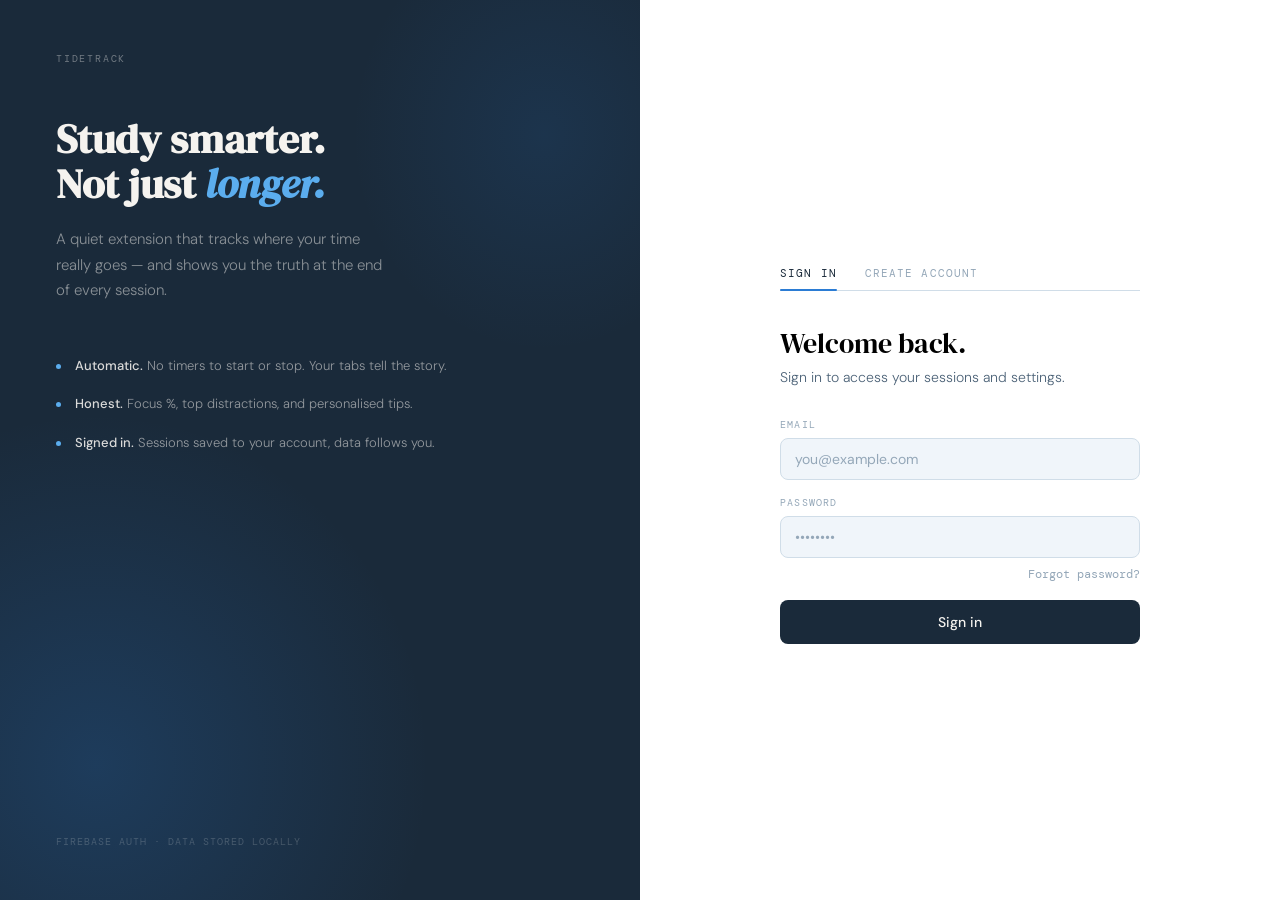
<file: login.html>
<!DOCTYPE html>
<html lang="en">
<head>
  <meta charset="utf-8" />
  <meta name="viewport" content="width=device-width, initial-scale=1" />
  <title>Sign in — TideTrack</title>
  <link rel="preconnect" href="https://fonts.googleapis.com">
  <link href="https://fonts.googleapis.com/css2?family=DM+Serif+Display:ital@0;1&family=DM+Mono:wght@300;400&family=DM+Sans:wght@300;400;500&display=swap" rel="stylesheet">
  <style>
    *, *::before, *::after { box-sizing: border-box; margin: 0; padding: 0; }

    :root {
      --ink:      #1a2a3a;
      --ink-2:    #4d6378;
      --ink-3:    #94a7b8;
      --surface:  #ffffff;
      --bg:       #f0f5fa;
      --accent:   #2b7cd4;
      --accent-2: #e0eefb;
      --warn:     #c0392b;
      --warn-2:   #fdf0ee;
      --border:   #d0dde8;
    }

    html, body { height: 100%; font-family: 'DM Sans', system-ui, sans-serif; }

    .wrapper {
      min-height: 100vh;
      display: grid;
      grid-template-columns: 1fr 1fr;
    }

    /* ── Brand panel ── */
    .brand-panel {
      background: var(--ink);
      color: #f5f3ef;
      display: flex;
      flex-direction: column;
      justify-content: space-between;
      padding: 52px 56px;
      position: relative;
      overflow: hidden;
    }
    .brand-panel::before {
      content: '';
      position: absolute;
      inset: 0;
      background:
        radial-gradient(ellipse 80% 60% at 15% 85%, rgba(43,124,212,0.22) 0%, transparent 65%),
        radial-gradient(ellipse 50% 40% at 85% 15%, rgba(43,124,212,0.12) 0%, transparent 60%);
      pointer-events: none;
    }
    .brand-top { position: relative; z-index: 1; }
    .brand-eyebrow {
      font-family: 'DM Mono', monospace;
      font-size: 10px;
      letter-spacing: 0.18em;
      text-transform: uppercase;
      color: rgba(245,243,239,0.4);
      margin-bottom: 52px;
    }
    .brand-headline {
      font-family: 'DM Serif Display', Georgia, serif;
      font-size: clamp(30px, 3.2vw, 46px);
      line-height: 1.1;
    }
    .brand-headline em { font-style: italic; color: #5badee; }
    .brand-sub {
      margin-top: 20px;
      font-size: 15px;
      color: rgba(245,243,239,0.5);
      font-weight: 300;
      line-height: 1.7;
      max-width: 340px;
    }
    .brand-features { position: relative; z-index: 1; margin-top: 52px; display: flex; flex-direction: column; gap: 18px; }
    .brand-feature  { display: flex; align-items: flex-start; gap: 14px; }
    .feature-dot    { width: 5px; height: 5px; border-radius: 50%; background: #5badee; margin-top: 8px; flex-shrink: 0; }
    .brand-feature p { font-size: 13px; color: rgba(245,243,239,0.55); font-weight: 300; line-height: 1.6; }
    .brand-feature strong { color: rgba(245,243,239,0.88); font-weight: 500; }
    .brand-footer {
      position: relative; z-index: 1;
      font-family: 'DM Mono', monospace;
      font-size: 10px; letter-spacing: 0.1em;
      color: rgba(245,243,239,0.2);
      text-transform: uppercase;
    }

    /* ── Form panel ── */
    .form-panel {
      background: var(--surface);
      display: flex;
      align-items: center;
      justify-content: center;
      padding: 52px 56px;
    }
    .form-inner {
      width: 100%;
      max-width: 360px;
      animation: fadeUp 0.35s ease both;
    }
    @keyframes fadeUp {
      from { opacity: 0; transform: translateY(10px); }
      to   { opacity: 1; transform: none; }
    }

    /* ── Tabs ── */
    .tabs {
      display: flex;
      border-bottom: 1px solid var(--border);
      margin-bottom: 36px;
    }
    .tab-btn {
      background: none; border: none;
      padding: 10px 0; margin-right: 28px;
      font-family: 'DM Mono', monospace;
      font-size: 11px; letter-spacing: 0.1em;
      text-transform: uppercase;
      color: var(--ink-3); cursor: pointer;
      position: relative; transition: color 0.15s;
    }
    .tab-btn.active { color: var(--ink); }
    .tab-btn.active::after {
      content: ''; position: absolute;
      bottom: -1px; left: 0; right: 0;
      height: 2px; background: var(--accent); border-radius: 2px;
    }

    /* ── Headings ── */
    .form-title {
      font-family: 'DM Serif Display', Georgia, serif;
      font-size: 28px; font-weight: 400; line-height: 1.15;
      margin-bottom: 8px;
    }
    .form-sub { font-size: 14px; color: var(--ink-2); font-weight: 300; margin-bottom: 30px; line-height: 1.5; }

    /* ── Fields ── */
    .field { margin-bottom: 16px; }
    .field label {
      display: block;
      font-family: 'DM Mono', monospace;
      font-size: 10px; letter-spacing: 0.12em; text-transform: uppercase;
      color: var(--ink-3); margin-bottom: 7px;
    }
    .field input {
      width: 100%; padding: 11px 14px;
      background: var(--bg);
      border: 1.5px solid var(--border);
      border-radius: 8px;
      font-family: 'DM Sans', system-ui, sans-serif;
      font-size: 14px; color: var(--ink);
      outline: none; transition: border-color 0.15s, background 0.15s;
    }
    .field input:focus { border-color: var(--accent); background: var(--surface); }
    .field input::placeholder { color: var(--ink-3); }
    .field input.error { border-color: var(--warn); }

    /* ── Messages ── */
    .msg {
      font-size: 13px; padding: 10px 14px;
      border-radius: 8px; margin-bottom: 16px;
      line-height: 1.5; display: none;
    }
    .msg.error   { background: var(--warn-2); color: var(--warn); display: block; }
    .msg.success { background: var(--accent-2); color: var(--accent); display: block; }

    /* ── Forgot link ── */
    .forgot-link {
      display: block; text-align: right;
      font-size: 12px; font-family: 'DM Mono', monospace;
      color: var(--ink-3); cursor: pointer;
      margin-top: -8px; margin-bottom: 18px;
      text-decoration: none; transition: color 0.15s;
    }
    .forgot-link:hover { color: var(--accent); }

    /* ── Button ── */
    .submit-btn {
      width: 100%; padding: 12px;
      background: var(--ink); color: #f5f3ef;
      border: none; border-radius: 8px;
      font-family: 'DM Sans', system-ui, sans-serif;
      font-size: 14px; font-weight: 500; cursor: pointer;
      transition: opacity 0.15s, transform 0.1s;
      display: flex; align-items: center; justify-content: center; gap: 8px;
      min-height: 44px;
    }
    .submit-btn:hover  { opacity: 0.85; }
    .submit-btn:active { transform: scale(0.98); }
    .submit-btn:disabled { opacity: 0.45; cursor: default; transform: none; }
    .spinner {
      width: 15px; height: 15px;
      border: 2px solid rgba(255,255,255,0.3);
      border-top-color: #fff;
      border-radius: 50%;
      animation: spin 0.7s linear infinite;
    }
    @keyframes spin { to { transform: rotate(360deg); } }

    /* ── Reset section ── */
    #resetSection { display: none; }
    .back-link {
      display: inline-flex; align-items: center; gap: 6px;
      font-size: 12px; font-family: 'DM Mono', monospace;
      color: var(--ink-3); cursor: pointer;
      margin-bottom: 32px; transition: color 0.15s;
    }
    .back-link:hover { color: var(--accent); }

    @media (max-width: 680px) {
      .wrapper { grid-template-columns: 1fr; }
      .brand-panel { display: none; }
      .form-panel { padding: 40px 24px; align-items: flex-start; padding-top: 60px; }
    }
  </style>
</head>
<body>
<div class="wrapper">

  <!-- Left panel -->
  <div class="brand-panel">
    <div class="brand-top">
      <p class="brand-eyebrow">TideTrack</p>
      <h1 class="brand-headline">Study smarter.<br>Not just <em>longer.</em></h1>
      <p class="brand-sub">
        A quiet extension that tracks where your time really goes —
        and shows you the truth at the end of every session.
      </p>
      <div class="brand-features">
        <div class="brand-feature">
          <span class="feature-dot"></span>
          <p><strong>Automatic.</strong> No timers to start or stop. Your tabs tell the story.</p>
        </div>
        <div class="brand-feature">
          <span class="feature-dot"></span>
          <p><strong>Honest.</strong> Focus %, top distractions, and personalised tips.</p>
        </div>
        <div class="brand-feature">
          <span class="feature-dot"></span>
          <p><strong>Signed in.</strong> Sessions saved to your account, data follows you.</p>
        </div>
      </div>
    </div>
    <p class="brand-footer">Firebase Auth · Data stored locally</p>
  </div>

  <!-- Right panel -->
  <div class="form-panel">
    <div class="form-inner">

      <!-- Auth section -->
      <div id="authSection">
        <div class="tabs">
          <button class="tab-btn active" data-tab="signin">Sign in</button>
          <button class="tab-btn"        data-tab="signup">Create account</button>
        </div>

        <div id="msgBox" class="msg"></div>

        <!-- Sign in -->
        <div id="signinForm">
          <h2 class="form-title">Welcome back.</h2>
          <p class="form-sub">Sign in to access your sessions and settings.</p>
          <div class="field">
            <label>Email</label>
            <input type="email" id="si-email" placeholder="you@example.com" autocomplete="email" />
          </div>
          <div class="field">
            <label>Password</label>
            <input type="password" id="si-password" placeholder="••••••••" autocomplete="current-password" />
          </div>
          <a class="forgot-link" id="forgotLink">Forgot password?</a>
          <button class="submit-btn" id="signinBtn">
            <span>Sign in</span>
          </button>
        </div>

        <!-- Sign up -->
        <div id="signupForm" style="display:none">
          <h2 class="form-title">Create your account.</h2>
          <p class="form-sub">Start tracking your study sessions today.</p>
          <div class="field">
            <label>Your name</label>
            <input type="text" id="su-name" placeholder="First name" autocomplete="given-name" />
          </div>
          <div class="field">
            <label>Email</label>
            <input type="email" id="su-email" placeholder="you@example.com" autocomplete="email" />
          </div>
          <div class="field">
            <label>Password</label>
            <input type="password" id="su-password" placeholder="At least 6 characters" autocomplete="new-password" />
          </div>
          <div class="field">
            <label>Confirm password</label>
            <input type="password" id="su-confirm" placeholder="••••••••" autocomplete="new-password" />
          </div>
          <button class="submit-btn" id="signupBtn">
            <span>Create account</span>
          </button>
        </div>
      </div>

      <!-- Password reset section -->
      <div id="resetSection">
        <span class="back-link" id="backToSignin">← Back to sign in</span>
        <h2 class="form-title">Reset password.</h2>
        <p class="form-sub">We'll send a reset link to your email address.</p>
        <div id="resetMsg" class="msg"></div>
        <div class="field">
          <label>Email</label>
          <input type="email" id="reset-email" placeholder="you@example.com" autocomplete="email" />
        </div>
        <button class="submit-btn" id="resetBtn">
          <span>Send reset link</span>
        </button>
      </div>

    </div>
  </div>
</div>

<script src="firebase-config.js"></script>
<script src="auth.js"></script>
<script src="login.js"></script>
</body>
</html>
</file>
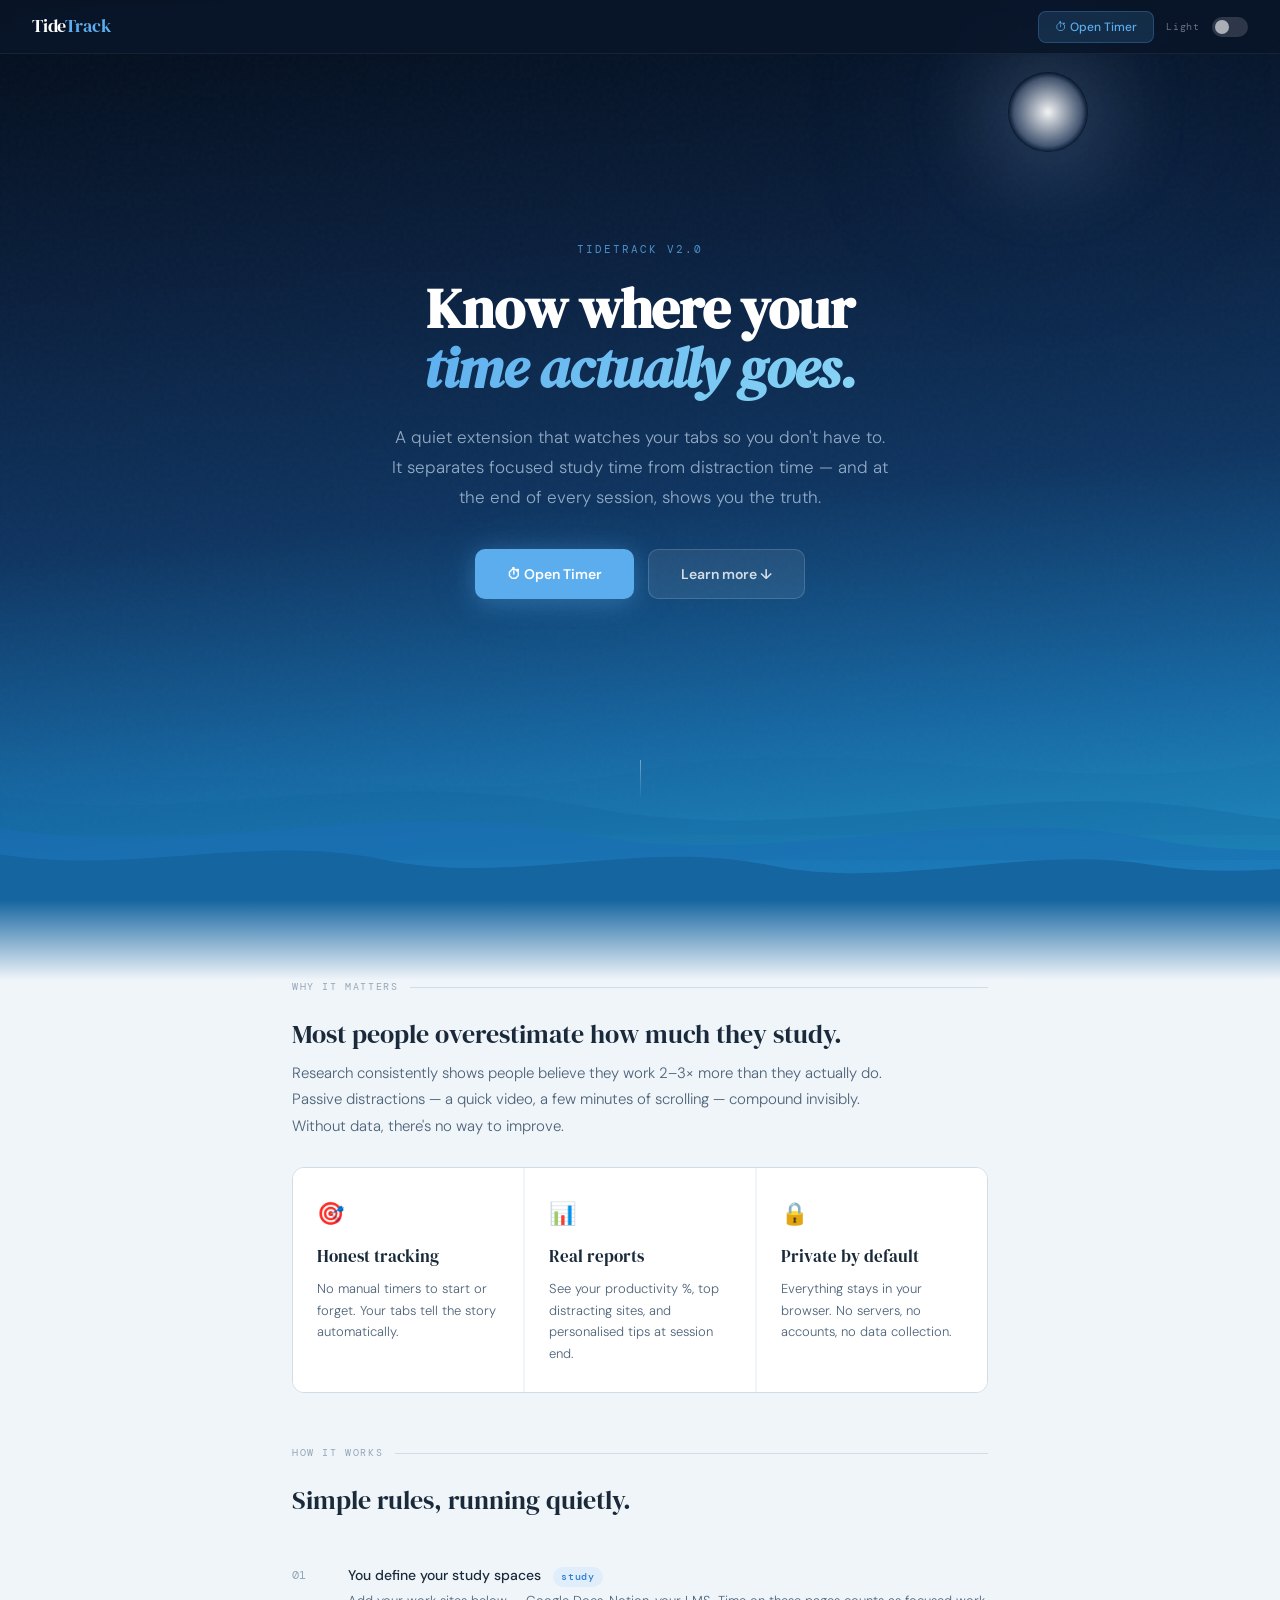
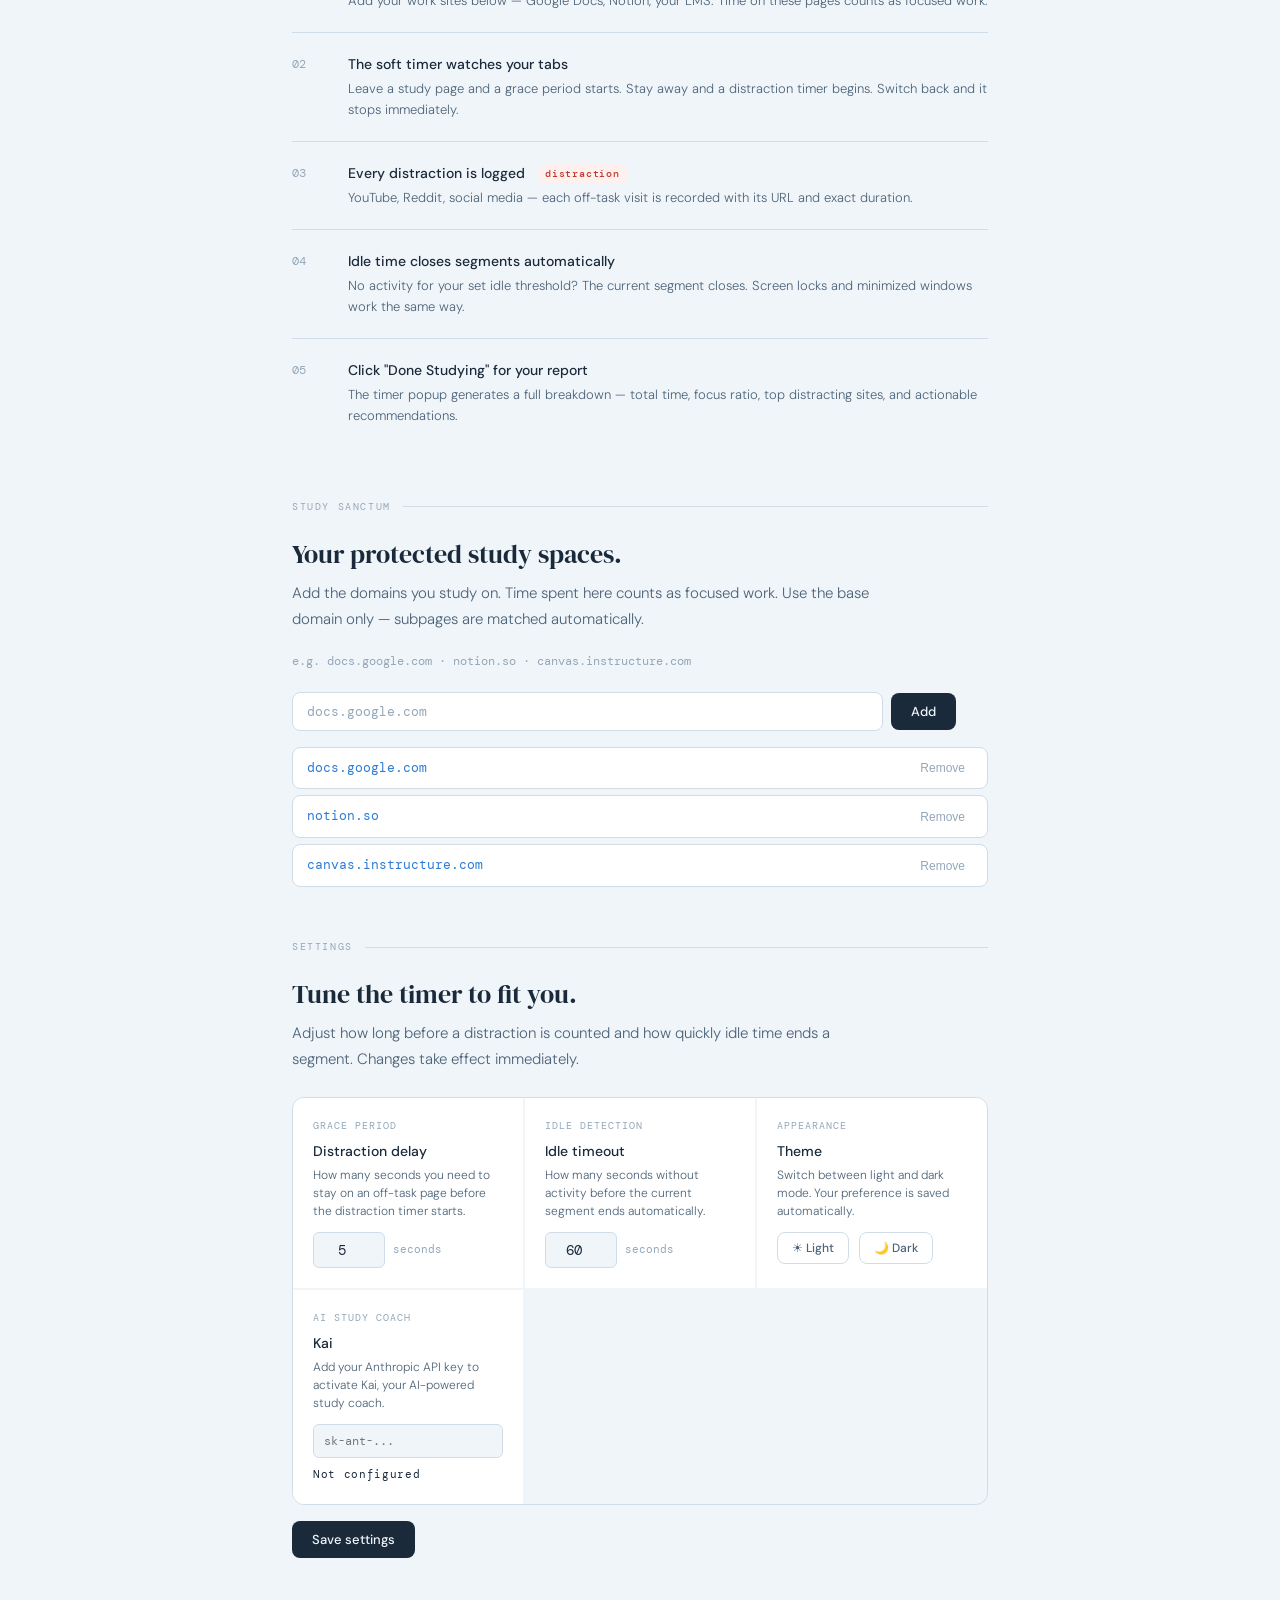
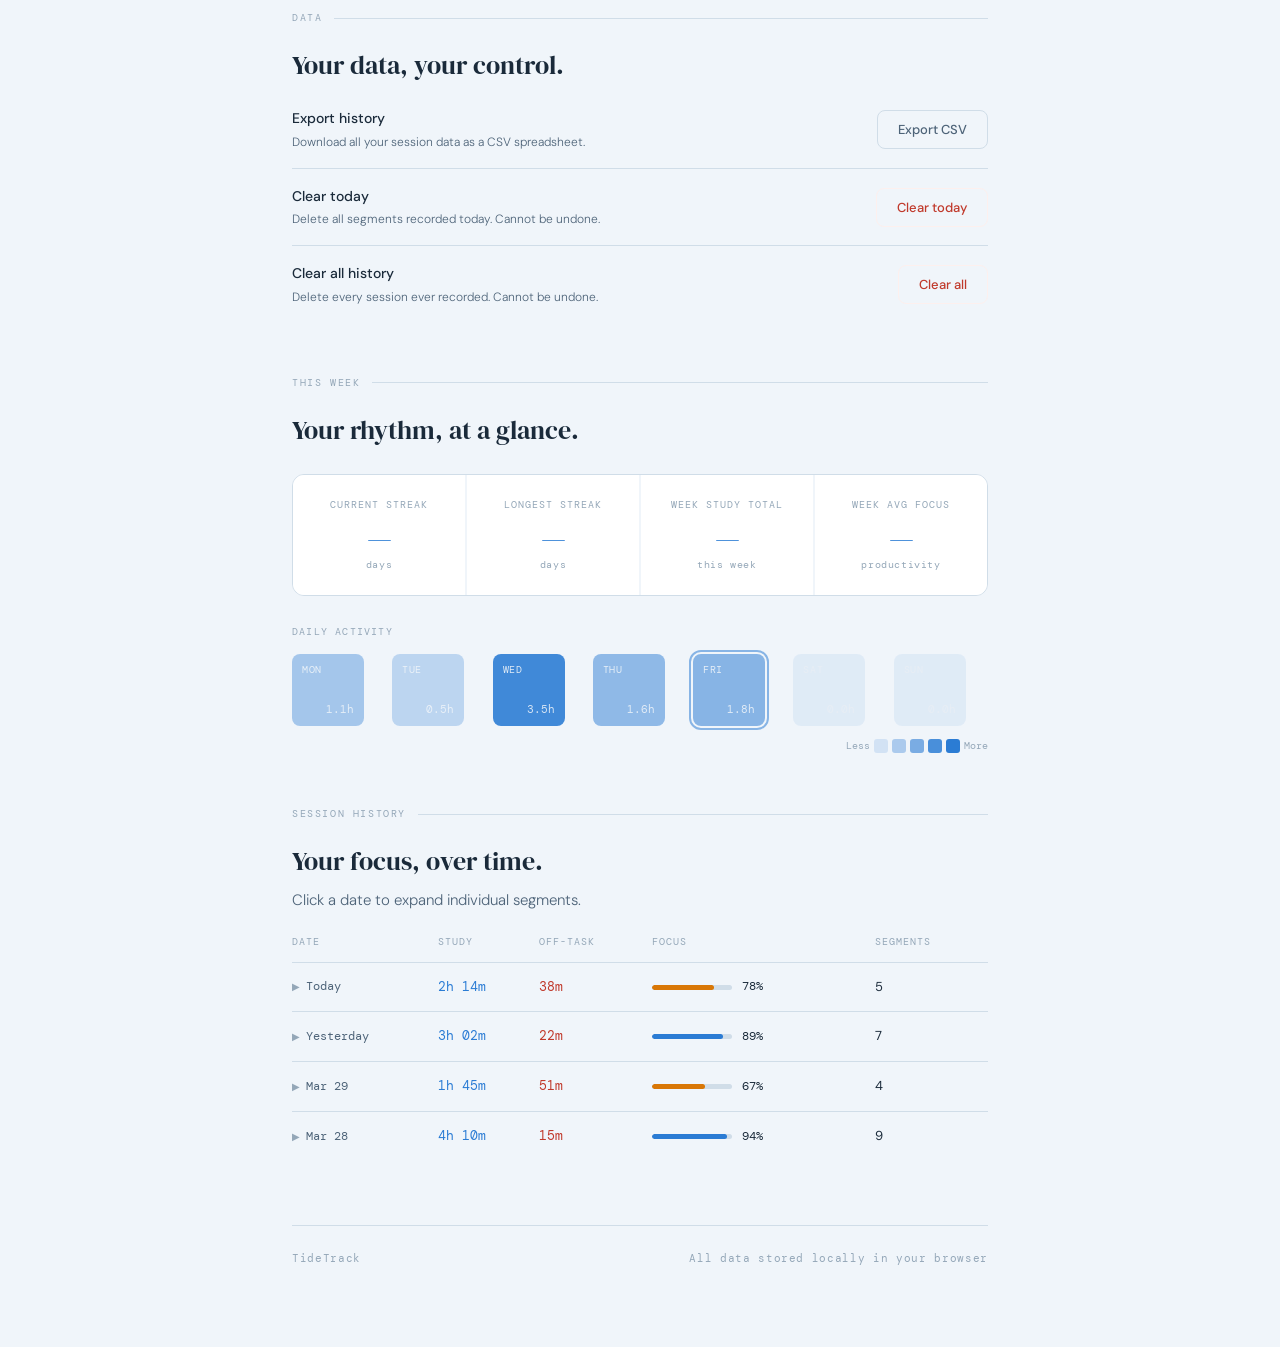
<file: options.html>
<!DOCTYPE html>
<html lang="en">
<head>
  <meta charset="utf-8" />
  <meta name="viewport" content="width=device-width, initial-scale=1" />
  <title>TideTrack — Know where your time actually goes.</title>
  <link rel="preconnect" href="https://fonts.googleapis.com">
  <link href="https://fonts.googleapis.com/css2?family=DM+Serif+Display:ital@0;1&family=DM+Mono:wght@300;400&family=DM+Sans:wght@300;400;500;600;700&display=swap" rel="stylesheet">
  <style>
    /* ── Themes ─────────────────────────────────────────────────────────── */
    :root {
      --bg:        #f0f5fa;
      --surface:   #ffffff;
      --surface-2: #e8eff7;
      --ink:       #1a2a3a;
      --ink-2:     #4d6378;
      --ink-3:     #94a7b8;
      --accent:    #2b7cd4;
      --accent-2:  #e0eefb;
      --warn:      #c0392b;
      --warn-2:    #fdf0ee;
      --amber:     #d97706;
      --border:    #d0dde8;
      --shadow:    rgba(0,0,0,0.06);

      /* Ocean palette */
      --ocean-deep:    #0a1628;
      --ocean-mid:     #0d2847;
      --ocean-surface: #134b7a;
      --ocean-crest:   #1a6fb5;
      --foam:          rgba(200,228,255,0.35);
      --foam-bright:   rgba(255,255,255,0.55);
    }

    [data-theme="dark"] {
      --bg:        #0c1a2a;
      --surface:   #132233;
      --surface-2: #1a2d42;
      --ink:       #e4ecf4;
      --ink-2:     #8ea3b8;
      --ink-3:     #4a6478;
      --accent:    #5badee;
      --accent-2:  #0f2640;
      --warn:      #e57373;
      --warn-2:    #2d1212;
      --amber:     #f59e0b;
      --border:    #1e3450;
      --shadow:    rgba(0,0,0,0.3);
    }

    *, *::before, *::after { box-sizing: border-box; margin: 0; padding: 0; }
    html { scroll-behavior: smooth; }

    body {
      font-family: 'DM Sans', system-ui, sans-serif;
      background: var(--bg);
      color: var(--ink);
      min-height: 100vh;
      font-size: 15px;
      line-height: 1.6;
      transition: background 0.25s, color 0.25s;
      overflow-x: hidden;
    }

    /* ── Top nav bar ─────────────────────────────────────────────────────── */
    .topbar {
      position: fixed;
      top: 0; left: 0; right: 0;
      z-index: 100;
      background: rgba(10,22,40,0.85);
      backdrop-filter: blur(20px) saturate(1.4);
      -webkit-backdrop-filter: blur(20px) saturate(1.4);
      border-bottom: 1px solid rgba(255,255,255,0.06);
      padding: 0 32px;
      display: flex;
      align-items: center;
      justify-content: space-between;
      height: 54px;
      transition: background 0.3s;
    }
    .topbar-brand {
      font-family: 'DM Serif Display', Georgia, serif;
      font-size: 18px;
      color: #fff;
      letter-spacing: -0.01em;
    }
    .topbar-brand span {
      color: #5badee;
    }
    .topbar-right { display: flex; align-items: center; gap: 12px; }
    .btn-timer {
      display: flex;
      align-items: center;
      gap: 6px;
      padding: 7px 16px;
      background: rgba(91,173,238,0.15);
      color: #5badee;
      border: 1px solid rgba(91,173,238,0.25);
      border-radius: 8px;
      font-family: 'DM Sans', system-ui, sans-serif;
      font-size: 12px;
      font-weight: 500;
      cursor: pointer;
      transition: all 0.2s;
    }
    .btn-timer:hover { background: rgba(91,173,238,0.25); }

    .theme-toggle {
      width: 36px; height: 20px;
      background: rgba(255,255,255,0.15);
      border-radius: 99px;
      border: none;
      cursor: pointer;
      position: relative;
      transition: background 0.2s;
    }
    .theme-toggle::after {
      content: '';
      position: absolute;
      top: 3px; left: 3px;
      width: 14px; height: 14px;
      background: rgba(255,255,255,0.6);
      border-radius: 50%;
      transition: transform 0.2s, background 0.2s;
    }
    [data-theme="dark"] .theme-toggle { background: var(--accent); }
    [data-theme="dark"] .theme-toggle::after { transform: translateX(16px); background: #fff; }
    .theme-label {
      font-family: 'DM Mono', monospace;
      font-size: 10px;
      color: rgba(255,255,255,0.4);
      letter-spacing: 0.08em;
    }

    /* ═══════════════════════════════════════════════════════════════════════
       HERO — Full-viewport ocean scene with layered SVG waves
       ═══════════════════════════════════════════════════════════════════════ */
    .hero-ocean {
      position: relative;
      min-height: 100vh;
      display: flex;
      align-items: center;
      justify-content: center;
      overflow: hidden;
      background: linear-gradient(175deg, #020b18 0%, #0a1f3d 30%, #0e3460 55%, #1565a0 78%, #2196c8 100%);
    }

    /* Subtle noise grain */
    .hero-ocean::before {
      content: '';
      position: absolute;
      inset: 0;
      background: url("data:image/svg+xml,%3Csvg viewBox='0 0 256 256' xmlns='http://www.w3.org/2000/svg'%3E%3Cfilter id='n'%3E%3CfeTurbulence type='fractalNoise' baseFrequency='0.85' numOctaves='4' stitchTiles='stitch'/%3E%3C/filter%3E%3Crect width='100%25' height='100%25' filter='url(%23n)'/%3E%3C/svg%3E");
      opacity: 0.03;
      pointer-events: none;
      z-index: 1;
    }

    /* Moon glow */
    .moon {
      position: absolute;
      top: 8%;
      right: 15%;
      width: 80px;
      height: 80px;
      border-radius: 50%;
      background: radial-gradient(circle, rgba(255,255,255,0.95), rgba(200,220,255,0.3) 60%, transparent 70%);
      box-shadow: 0 0 80px 30px rgba(180,210,255,0.15), 0 0 200px 80px rgba(100,170,255,0.06);
      z-index: 2;
      animation: moonFloat 12s ease-in-out infinite;
    }
    @keyframes moonFloat {
      0%, 100% { transform: translateY(0); }
      50% { transform: translateY(-8px); }
    }

    /* Stars scattered */
    .stars-field {
      position: absolute;
      inset: 0;
      z-index: 1;
    }
    .star {
      position: absolute;
      width: 2px; height: 2px;
      background: #fff;
      border-radius: 50%;
      animation: twinkle var(--dur) ease-in-out infinite alternate;
      opacity: 0;
    }
    @keyframes twinkle {
      from { opacity: 0.1; } to { opacity: var(--peak); }
    }

    /* Layered SVG waves */
    .wave-layer {
      position: absolute;
      bottom: 0;
      left: 0;
      width: 200%;
      z-index: 3;
    }
    .wave-layer svg {
      display: block;
      width: 100%;
      height: auto;
    }
    .wave-1 { bottom: -2px; animation: waveDrift1 8s ease-in-out infinite; z-index: 6; }
    .wave-2 { bottom: 18px; animation: waveDrift2 10s ease-in-out infinite; z-index: 5; opacity: 0.7; }
    .wave-3 { bottom: 40px; animation: waveDrift3 14s ease-in-out infinite; z-index: 4; opacity: 0.45; }
    .wave-4 { bottom: 65px; animation: waveDrift4 18s ease-in-out infinite; z-index: 3; opacity: 0.25; }

    @keyframes waveDrift1 {
      0%, 100% { transform: translateX(0); }
      50% { transform: translateX(-12%); }
    }
    @keyframes waveDrift2 {
      0%, 100% { transform: translateX(-5%); }
      50% { transform: translateX(5%); }
    }
    @keyframes waveDrift3 {
      0%, 100% { transform: translateX(3%); }
      50% { transform: translateX(-8%); }
    }
    @keyframes waveDrift4 {
      0%, 100% { transform: translateX(-3%); }
      50% { transform: translateX(6%); }
    }

    /* Foam particles floating on wave crests */
    .foam-particles {
      position: absolute;
      bottom: 60px;
      left: 0; right: 0;
      height: 120px;
      z-index: 7;
      pointer-events: none;
      overflow: hidden;
    }
    .foam-dot {
      position: absolute;
      width: var(--size);
      height: var(--size);
      background: rgba(255,255,255,0.5);
      border-radius: 50%;
      bottom: var(--y);
      animation: foamFloat var(--dur) ease-in-out infinite;
      animation-delay: var(--delay);
      opacity: 0;
    }
    @keyframes foamFloat {
      0%   { transform: translateX(0) translateY(0); opacity: 0; }
      15%  { opacity: 0.6; }
      50%  { transform: translateX(var(--dx)) translateY(-20px); opacity: 0.3; }
      100% { transform: translateX(calc(var(--dx) * 2)) translateY(5px); opacity: 0; }
    }

    /* ── Hero content ─────────────────────────────────────────────────────── */
    .hero-content {
      position: relative;
      z-index: 10;
      text-align: center;
      padding: 0 24px;
      max-width: 700px;
      margin-top: -60px;
    }
    .hero-eyebrow {
      font-family: 'DM Mono', monospace;
      font-size: 11px;
      letter-spacing: 0.18em;
      text-transform: uppercase;
      color: rgba(91,173,238,0.8);
      margin-bottom: 20px;
      animation: fadeUp 0.8s ease-out 0.2s both;
    }
    .hero-content h1 {
      font-family: 'DM Serif Display', Georgia, serif;
      font-size: clamp(36px, 5.5vw, 56px);
      line-height: 1.08;
      letter-spacing: -0.015em;
      color: #fff;
      margin-bottom: 24px;
      animation: fadeUp 0.8s ease-out 0.35s both;
    }
    .hero-content h1 em {
      font-style: italic;
      background: linear-gradient(135deg, #5badee, #87d3f5, #5badee);
      background-size: 200% 100%;
      -webkit-background-clip: text;
      -webkit-text-fill-color: transparent;
      background-clip: text;
      animation: shimmer 6s ease-in-out infinite;
    }
    @keyframes shimmer {
      0%, 100% { background-position: 0% 50%; }
      50% { background-position: 100% 50%; }
    }
    .hero-desc {
      font-size: 17px;
      color: rgba(200,220,240,0.7);
      max-width: 500px;
      margin: 0 auto 36px;
      font-weight: 300;
      line-height: 1.75;
      animation: fadeUp 0.8s ease-out 0.5s both;
    }
    .hero-cta {
      display: flex;
      gap: 14px;
      justify-content: center;
      flex-wrap: wrap;
      animation: fadeUp 0.8s ease-out 0.65s both;
    }
    .btn-hero {
      padding: 13px 32px;
      border-radius: 10px;
      font-family: 'DM Sans', system-ui, sans-serif;
      font-size: 14px;
      font-weight: 600;
      cursor: pointer;
      border: none;
      text-decoration: none;
      transition: all 0.25s;
    }
    .btn-hero-primary {
      background: #5badee;
      color: #fff;
      box-shadow: 0 4px 24px rgba(91,173,238,0.35), 0 0 60px rgba(91,173,238,0.1);
    }
    .btn-hero-primary:hover { background: #4a9de0; transform: translateY(-2px); box-shadow: 0 8px 32px rgba(91,173,238,0.4); }
    .btn-hero-ghost {
      background: rgba(255,255,255,0.08);
      color: rgba(255,255,255,0.8);
      border: 1px solid rgba(255,255,255,0.15);
    }
    .btn-hero-ghost:hover { background: rgba(255,255,255,0.14); color: #fff; }

    .scroll-hint {
      position: absolute;
      bottom: 100px;
      left: 50%;
      transform: translateX(-50%);
      z-index: 10;
      animation: fadeUp 0.8s ease-out 1s both;
    }
    .scroll-hint span {
      display: block;
      width: 1px;
      height: 40px;
      background: linear-gradient(to bottom, rgba(255,255,255,0.4), transparent);
      margin: 0 auto;
      animation: scrollPulse 2s ease-in-out infinite;
    }
    @keyframes scrollPulse {
      0%, 100% { opacity: 0.3; transform: scaleY(1); }
      50% { opacity: 0.8; transform: scaleY(1.2); }
    }

    @keyframes fadeUp {
      from { opacity: 0; transform: translateY(28px); }
      to   { opacity: 1; transform: translateY(0); }
    }

    /* ── Page layout ─────────────────────────────────────────────────────── */
    .page { max-width: 760px; margin: 0 auto; padding: 0 32px 80px; }

    /* ── Section pattern ─────────────────────────────────────────────────── */
    .section { margin-bottom: 52px; }
    .section-label {
      font-family: 'DM Mono', monospace;
      font-size: 10px;
      letter-spacing: 0.16em;
      text-transform: uppercase;
      color: var(--ink-3);
      margin-bottom: 24px;
      display: flex;
      align-items: center;
      gap: 12px;
    }
    .section-label::after {
      content: '';
      flex: 1;
      height: 1px;
      background: var(--border);
    }
    .section h2 {
      font-family: 'DM Serif Display', Georgia, serif;
      font-size: 26px;
      font-weight: 400;
      margin-bottom: 10px;
      line-height: 1.2;
    }
    .section-body {
      color: var(--ink-2);
      font-weight: 300;
      line-height: 1.75;
      max-width: 600px;
    }

    /* Scroll reveal */
    .reveal {
      opacity: 0;
      transform: translateY(24px);
      transition: opacity 0.6s ease, transform 0.6s ease;
    }
    .reveal.visible {
      opacity: 1;
      transform: translateY(0);
    }

    /* ── Info cards ───────────────────────────────────────────────────────── */
    .info-grid {
      display: grid;
      grid-template-columns: repeat(auto-fit, minmax(210px, 1fr));
      gap: 2px;
      margin-top: 28px;
      border: 1px solid var(--border);
      border-radius: 12px;
      overflow: hidden;
    }
    .info-card {
      background: var(--surface);
      padding: 28px 24px;
      transition: background 0.2s;
    }
    .info-card:hover { background: var(--surface-2); }
    .info-card-icon { font-size: 22px; margin-bottom: 12px; display: block; }
    .info-card h3 {
      font-family: 'DM Serif Display', Georgia, serif;
      font-size: 17px;
      font-weight: 400;
      margin-bottom: 8px;
    }
    .info-card p { font-size: 13px; color: var(--ink-2); line-height: 1.65; font-weight: 300; }

    /* ── Steps ────────────────────────────────────────────────────────────── */
    .steps { margin-top: 28px; }
    .step {
      display: grid;
      grid-template-columns: 40px 1fr;
      gap: 16px;
      padding: 20px 0;
      border-bottom: 1px solid var(--border);
      align-items: start;
    }
    .step:last-child { border-bottom: none; }
    .step-num { font-family: 'DM Mono', monospace; font-size: 12px; color: var(--ink-3); padding-top: 2px; }
    .step-title { font-weight: 500; font-size: 14px; margin-bottom: 4px; }
    .step-desc { font-size: 13px; color: var(--ink-2); font-weight: 300; line-height: 1.6; }
    .step-tag {
      display: inline-block;
      font-family: 'DM Mono', monospace;
      font-size: 10px;
      letter-spacing: 0.08em;
      padding: 2px 8px;
      border-radius: 20px;
      margin-left: 8px;
      vertical-align: middle;
    }
    .tag-study { background: var(--accent-2); color: var(--accent); }
    .tag-dist  { background: var(--warn-2);   color: var(--warn); }

    /* ── Whitelist ────────────────────────────────────────────────────────── */
    .whitelist-form {
      display: flex;
      gap: 8px;
      align-items: center;
      margin-top: 20px;
      margin-bottom: 16px;
    }
    .whitelist-form input {
      flex: 1;
      padding: 10px 14px;
      font-family: 'DM Mono', monospace;
      font-size: 13px;
      background: var(--surface);
      border: 1px solid var(--border);
      border-radius: 8px;
      color: var(--ink);
      outline: none;
      transition: border-color 0.15s;
    }
    .whitelist-form input:focus { border-color: var(--accent); }
    .whitelist-form input::placeholder { color: var(--ink-3); }
    .btn {
      padding: 10px 20px;
      border-radius: 8px;
      font-family: 'DM Sans', system-ui, sans-serif;
      font-size: 13px;
      font-weight: 500;
      cursor: pointer;
      border: none;
      transition: opacity 0.15s, transform 0.1s;
      white-space: nowrap;
    }
    .btn:active { transform: scale(0.97); }
    .btn-primary { background: var(--ink); color: var(--bg); }
    .btn-primary:hover { opacity: 0.82; }
    .btn-ghost { background: none; border: 1px solid var(--border); color: var(--ink-2); }
    .btn-ghost:hover { border-color: var(--ink-2); color: var(--ink); }
    .btn-danger { background: none; border: 1px solid var(--warn-2); color: var(--warn); }
    .btn-danger:hover { background: var(--warn-2); }

    .whitelist-hint {
      font-size: 12px;
      color: var(--ink-3);
      font-family: 'DM Mono', monospace;
      margin-bottom: 16px;
    }
    #whitelistItems { display: flex; flex-direction: column; gap: 6px; }
    .wl-item {
      display: flex;
      align-items: center;
      justify-content: space-between;
      background: var(--surface);
      border: 1px solid var(--border);
      border-radius: 8px;
      padding: 10px 14px;
      animation: cardIn 0.25s ease;
    }
    @keyframes cardIn {
      from { opacity: 0; transform: translateY(-4px); }
      to   { opacity: 1; transform: none; }
    }
    .wl-domain { font-family: 'DM Mono', monospace; font-size: 13px; color: var(--accent); }
    .wl-remove {
      font-size: 12px;
      color: var(--ink-3);
      background: none;
      border: none;
      cursor: pointer;
      padding: 3px 8px;
      border-radius: 4px;
      transition: color 0.15s, background 0.15s;
    }
    .wl-remove:hover { color: var(--warn); background: var(--warn-2); }
    .wl-empty { font-size: 13px; color: var(--ink-3); font-style: italic; padding: 12px 0; }
    .feedback-pill {
      font-size: 12px;
      font-family: 'DM Mono', monospace;
      padding: 4px 12px;
      border-radius: 20px;
      opacity: 0;
      transition: opacity 0.2s;
      pointer-events: none;
    }

    /* ── Settings grid ───────────────────────────────────────────────────── */
    .settings-grid {
      display: grid;
      grid-template-columns: repeat(auto-fit, minmax(220px, 1fr));
      gap: 2px;
      margin-top: 24px;
      border: 1px solid var(--border);
      border-radius: 12px;
      overflow: hidden;
    }
    .setting-card { background: var(--surface); padding: 20px; }
    .setting-card-label {
      font-family: 'DM Mono', monospace;
      font-size: 10px;
      letter-spacing: 0.1em;
      text-transform: uppercase;
      color: var(--ink-3);
      margin-bottom: 6px;
    }
    .setting-card-title { font-size: 14px; font-weight: 500; margin-bottom: 4px; }
    .setting-card-desc { font-size: 12px; color: var(--ink-2); font-weight: 300; margin-bottom: 12px; line-height: 1.5; }
    .setting-input-row { display: flex; align-items: center; gap: 8px; }
    .setting-num {
      width: 72px;
      padding: 8px 10px;
      font-family: 'DM Mono', monospace;
      font-size: 14px;
      background: var(--bg);
      border: 1px solid var(--border);
      border-radius: 6px;
      color: var(--ink);
      text-align: center;
      outline: none;
      transition: border-color 0.15s;
    }
    .setting-num:focus { border-color: var(--accent); }
    .setting-unit { font-family: 'DM Mono', monospace; font-size: 11px; color: var(--ink-3); }
    .settings-save-row { margin-top: 16px; display: flex; align-items: center; gap: 10px; }

    /* Data management */
    .data-row {
      display: flex;
      align-items: center;
      justify-content: space-between;
      padding: 16px 0;
      border-bottom: 1px solid var(--border);
    }
    .data-row:last-child { border-bottom: none; }
    .data-row-info h3 { font-size: 14px; font-weight: 500; margin-bottom: 3px; }
    .data-row-info p  { font-size: 12px; color: var(--ink-2); font-weight: 300; }

    /* ── History table ────────────────────────────────────────────────────── */
    .history-table {
      width: 100%;
      border-collapse: collapse;
      margin-top: 20px;
      font-size: 13px;
    }
    .history-table th {
      font-family: 'DM Mono', monospace;
      font-size: 10px;
      letter-spacing: 0.1em;
      text-transform: uppercase;
      color: var(--ink-3);
      font-weight: 400;
      padding: 0 16px 12px 0;
      text-align: left;
      border-bottom: 1px solid var(--border);
    }
    .history-table td {
      padding: 14px 16px 14px 0;
      border-bottom: 1px solid var(--border);
      vertical-align: middle;
    }
    .history-table tbody tr.summary-row { cursor: pointer; transition: background 0.1s; }
    .history-table tbody tr.summary-row:hover td { background: var(--surface-2); }
    .history-table tbody tr.summary-row:last-child td { border-bottom: none; }
    .date-cell { font-family: 'DM Mono', monospace; color: var(--ink-2); font-size: 12px; }
    .date-cell .expand-icon { display: inline-block; margin-right: 6px; font-size: 10px; color: var(--ink-3); transition: transform 0.2s; }
    .date-cell.open .expand-icon { transform: rotate(90deg); }
    .dur-study { color: var(--accent); font-family: 'DM Mono', monospace; }
    .dur-dist  { color: var(--warn);   font-family: 'DM Mono', monospace; }
    .pct-wrap { display: flex; align-items: center; gap: 10px; }
    .pct-bar-bg { width: 80px; height: 5px; background: var(--border); border-radius: 99px; overflow: hidden; }
    .pct-bar-fill { height: 100%; border-radius: 99px; }
    .pct-label { font-family: 'DM Mono', monospace; font-size: 12px; min-width: 36px; }
    .segment-rows { display: none; }
    .segment-rows.open { display: table-row-group; }
    .segment-row td { padding: 8px 16px 8px 24px; font-size: 12px; background: var(--surface-2); border-bottom: 1px solid var(--border); color: var(--ink-2); }
    .segment-row td:first-child { font-family: 'DM Mono', monospace; font-size: 11px; }
    .seg-study { color: var(--accent); }
    .seg-dist  { color: var(--warn); }
    .history-empty { text-align: center; padding: 40px 0; color: var(--ink-3); font-size: 13px; font-style: italic; }

    /* ── Streak & Weekly Summary ──────────────────────────────────────────── */
    .streak-cards {
      display: grid;
      grid-template-columns: repeat(4, 1fr);
      gap: 2px;
      margin-top: 28px;
      border: 1px solid var(--border);
      border-radius: 12px;
      overflow: hidden;
    }
    .streak-card { background: var(--surface); padding: 22px 18px; text-align: center; }
    .streak-card-label { font-family: 'DM Mono', monospace; font-size: 10px; letter-spacing: 0.1em; text-transform: uppercase; color: var(--ink-3); margin-bottom: 10px; }
    .streak-card-value { font-family: 'DM Serif Display', Georgia, serif; font-size: 30px; line-height: 1; color: var(--accent); margin-bottom: 4px; }
    .streak-card-unit { font-family: 'DM Mono', monospace; font-size: 10px; color: var(--ink-3); letter-spacing: 0.06em; }

    .heatmap-wrap { margin-top: 28px; }
    .heatmap-title { font-family: 'DM Mono', monospace; font-size: 10px; letter-spacing: 0.12em; text-transform: uppercase; color: var(--ink-3); margin-bottom: 14px; }
    .heatmap-row { display: grid; grid-template-columns: repeat(7, 1fr); gap: 6px; }
    .heatmap-day {
      aspect-ratio: 1;
      border-radius: 8px;
      background: var(--accent);
      opacity: 0.08;
      position: relative;
      transition: opacity 0.3s, transform 0.15s;
      cursor: default;
      max-height: 72px;
    }
    .heatmap-day:hover { transform: scale(1.06); }
    .heatmap-day-label { position: absolute; top: 8px; left: 10px; font-family: 'DM Mono', monospace; font-size: 10px; letter-spacing: 0.06em; text-transform: uppercase; color: var(--bg); opacity: 0.9; pointer-events: none; }
    .heatmap-day-hours { position: absolute; bottom: 8px; right: 10px; font-family: 'DM Mono', monospace; font-size: 11px; color: var(--bg); opacity: 0.85; pointer-events: none; }
    .heatmap-day.low .heatmap-day-label, .heatmap-day.low .heatmap-day-hours { color: var(--ink-3); }
    .heatmap-day.today { outline: 2px solid var(--accent); outline-offset: 2px; }
    .heatmap-legend { display: flex; align-items: center; gap: 4px; margin-top: 12px; justify-content: flex-end; font-family: 'DM Mono', monospace; font-size: 10px; color: var(--ink-3); }
    .heatmap-swatch { width: 14px; height: 14px; border-radius: 3px; background: var(--accent); }

    /* ── Footer ───────────────────────────────────────────────────────────── */
    .footer {
      margin-top: 64px;
      padding-top: 24px;
      border-top: 1px solid var(--border);
      font-family: 'DM Mono', monospace;
      font-size: 11px;
      color: var(--ink-3);
      letter-spacing: 0.06em;
      display: flex;
      justify-content: space-between;
    }

    /* ── Transition bridge from hero to content ─────────────────────────── */
    .ocean-to-content {
      height: 80px;
      background: linear-gradient(to bottom, #1565a0, var(--bg));
      margin-bottom: -1px;
    }

    .sr-only { position: absolute; width: 1px; height: 1px; padding: 0; margin: -1px; overflow: hidden; clip: rect(0,0,0,0); border: 0; }

    @media (max-width: 600px) {
      .streak-cards { grid-template-columns: repeat(2, 1fr); }
      .topbar { padding: 0 16px; }
      .page { padding: 0 20px 60px; }
      .moon { width: 50px; height: 50px; right: 10%; top: 12%; }
    }

    @media (prefers-color-scheme: dark) {
      :root:not([data-theme="light"]) {
        --bg:        #0c1a2a;
        --surface:   #132233;
        --surface-2: #1a2d42;
        --ink:       #e4ecf4;
        --ink-2:     #8ea3b8;
        --ink-3:     #4a6478;
        --accent:    #5badee;
        --accent-2:  #0f2640;
        --warn:      #e57373;
        --warn-2:    #2d1212;
        --amber:     #f59e0b;
        --border:    #1e3450;
        --shadow:    rgba(0,0,0,0.3);
      }
      .ocean-to-content {
        background: linear-gradient(to bottom, #1565a0, #0c1a2a);
      }
    }
    [data-theme="dark"] .ocean-to-content {
      background: linear-gradient(to bottom, #1565a0, #0c1a2a);
    }
  </style>
</head>
<body>

  <!-- ═══ Top nav ═══ -->
  <nav class="topbar">
    <span class="topbar-brand">Tide<span>Track</span></span>
    <div class="topbar-right">
      <button class="btn-timer" id="openTimerBtn">⏱ Open Timer</button>
      <span class="theme-label" id="themeLabel">Light</span>
      <button class="theme-toggle" id="themeToggle" aria-label="Toggle theme" role="switch" aria-checked="false"></button>
    </div>
  </nav>

  <!-- ═══ Hero — Ocean Scene ═══ -->
  <section class="hero-ocean">

    <!-- Moon -->
    <div class="moon"></div>

    <!-- Stars -->
    <div class="stars-field" id="starsField"></div>

    <!-- Foam particles -->
    <div class="foam-particles" id="foamParticles"></div>

    <!-- 4 wave layers, each a wide SVG wave -->
    <div class="wave-layer wave-4">
      <svg viewBox="0 0 2400 120" preserveAspectRatio="none" xmlns="http://www.w3.org/2000/svg">
        <path d="M0,80 C200,40 400,100 600,60 C800,20 1000,90 1200,50 C1400,10 1600,80 1800,45 C2000,10 2200,70 2400,40 L2400,120 L0,120 Z" fill="rgba(21,101,160,0.5)"/>
      </svg>
    </div>
    <div class="wave-layer wave-3">
      <svg viewBox="0 0 2400 120" preserveAspectRatio="none" xmlns="http://www.w3.org/2000/svg">
        <path d="M0,60 C150,90 350,30 550,70 C750,110 950,40 1150,75 C1350,110 1550,35 1750,65 C1950,95 2150,45 2400,70 L2400,120 L0,120 Z" fill="rgba(21,101,160,0.7)"/>
      </svg>
    </div>
    <div class="wave-layer wave-2">
      <svg viewBox="0 0 2400 100" preserveAspectRatio="none" xmlns="http://www.w3.org/2000/svg">
        <path d="M0,50 C180,80 360,20 540,55 C720,90 900,25 1080,60 C1260,95 1440,30 1620,55 C1800,80 1980,35 2160,60 C2340,85 2400,50 2400,50 L2400,100 L0,100 Z" fill="rgba(26,111,181,0.85)"/>
      </svg>
    </div>
    <div class="wave-layer wave-1">
      <svg viewBox="0 0 2400 80" preserveAspectRatio="none" xmlns="http://www.w3.org/2000/svg">
        <path d="M0,35 C120,55 240,15 360,40 C480,65 600,20 720,45 C840,70 960,25 1080,45 C1200,65 1320,22 1440,42 C1560,62 1680,28 1800,48 C1920,68 2040,30 2160,45 C2280,60 2400,35 2400,35 L2400,80 L0,80 Z" fill="#1565a0"/>
      </svg>
    </div>

    <!-- Hero content -->
    <div class="hero-content">
      <p class="hero-eyebrow">TideTrack v2.0</p>
      <h1>Know where your<br><em>time actually goes.</em></h1>
      <p class="hero-desc">
        A quiet extension that watches your tabs so you don't have to.
        It separates focused study time from distraction time — and
        at the end of every session, shows you the truth.
      </p>
      <div class="hero-cta">
        <button class="btn-hero btn-hero-primary" id="heroTimerBtn">⏱ Open Timer</button>
        <a href="#why" class="btn-hero btn-hero-ghost">Learn more ↓</a>
      </div>
    </div>

    <div class="scroll-hint"><span></span></div>
  </section>

  <!-- Smooth gradient bridge -->
  <div class="ocean-to-content"></div>

  <!-- ═══ Page content ═══ -->
  <div class="page">

    <!-- Why it matters -->
    <section class="section reveal" id="why">
      <p class="section-label">Why it matters</p>
      <h2>Most people overestimate how much they study.</h2>
      <p class="section-body">
        Research consistently shows people believe they work 2–3× more than they actually do.
        Passive distractions — a quick video, a few minutes of scrolling — compound invisibly.
        Without data, there's no way to improve.
      </p>
      <div class="info-grid">
        <div class="info-card">
          <span class="info-card-icon">🎯</span>
          <h3>Honest tracking</h3>
          <p>No manual timers to start or forget. Your tabs tell the story automatically.</p>
        </div>
        <div class="info-card">
          <span class="info-card-icon">📊</span>
          <h3>Real reports</h3>
          <p>See your productivity %, top distracting sites, and personalised tips at session end.</p>
        </div>
        <div class="info-card">
          <span class="info-card-icon">🔒</span>
          <h3>Private by default</h3>
          <p>Everything stays in your browser. No servers, no accounts, no data collection.</p>
        </div>
      </div>
    </section>

    <!-- How it works -->
    <section class="section reveal">
      <p class="section-label">How it works</p>
      <h2>Simple rules, running quietly.</h2>
      <div class="steps">
        <div class="step">
          <span class="step-num">01</span>
          <div>
            <p class="step-title">You define your study spaces <span class="step-tag tag-study">study</span></p>
            <p class="step-desc">Add your work sites below — Google Docs, Notion, your LMS. Time on these pages counts as focused work.</p>
          </div>
        </div>
        <div class="step">
          <span class="step-num">02</span>
          <div>
            <p class="step-title">The soft timer watches your tabs</p>
            <p class="step-desc">Leave a study page and a grace period starts. Stay away and a distraction timer begins. Switch back and it stops immediately.</p>
          </div>
        </div>
        <div class="step">
          <span class="step-num">03</span>
          <div>
            <p class="step-title">Every distraction is logged <span class="step-tag tag-dist">distraction</span></p>
            <p class="step-desc">YouTube, Reddit, social media — each off-task visit is recorded with its URL and exact duration.</p>
          </div>
        </div>
        <div class="step">
          <span class="step-num">04</span>
          <div>
            <p class="step-title">Idle time closes segments automatically</p>
            <p class="step-desc">No activity for your set idle threshold? The current segment closes. Screen locks and minimized windows work the same way.</p>
          </div>
        </div>
        <div class="step">
          <span class="step-num">05</span>
          <div>
            <p class="step-title">Click "Done Studying" for your report</p>
            <p class="step-desc">The timer popup generates a full breakdown — total time, focus ratio, top distracting sites, and actionable recommendations.</p>
          </div>
        </div>
      </div>
    </section>

    <!-- Study Sanctum -->
    <section class="section reveal">
      <p class="section-label">Study Sanctum</p>
      <h2>Your protected study spaces.</h2>
      <p class="section-body" style="margin-bottom: 20px;">
        Add the domains you study on. Time spent here counts as focused work.
        Use the base domain only — subpages are matched automatically.
      </p>
      <p class="whitelist-hint">e.g. docs.google.com · notion.so · canvas.instructure.com</p>
      <div class="whitelist-form">
        <input type="text" id="whitelistUrl" placeholder="docs.google.com" autocomplete="off" spellcheck="false" aria-label="Domain to whitelist" />
        <button class="btn btn-primary" id="addWhitelist">Add</button>
        <span class="feedback-pill" id="feedback"></span>
      </div>
      <div id="whitelistItems"></div>
    </section>

    <!-- Settings -->
    <section class="section reveal">
      <p class="section-label">Settings</p>
      <h2>Tune the timer to fit you.</h2>
      <p class="section-body" style="margin-bottom: 24px;">
        Adjust how long before a distraction is counted and how quickly idle time ends a segment.
        Changes take effect immediately.
      </p>
      <div class="settings-grid">
        <div class="setting-card">
          <p class="setting-card-label">Grace period</p>
          <p class="setting-card-title">Distraction delay</p>
          <p class="setting-card-desc">How many seconds you need to stay on an off-task page before the distraction timer starts.</p>
          <div class="setting-input-row">
            <input type="number" class="setting-num" id="graceInput" min="1" max="60" value="5" aria-label="Grace period in seconds" />
            <span class="setting-unit">seconds</span>
          </div>
        </div>
        <div class="setting-card">
          <p class="setting-card-label">Idle detection</p>
          <p class="setting-card-title">Idle timeout</p>
          <p class="setting-card-desc">How many seconds without activity before the current segment ends automatically.</p>
          <div class="setting-input-row">
            <input type="number" class="setting-num" id="idleInput" min="10" max="300" value="60" aria-label="Idle timeout in seconds" />
            <span class="setting-unit">seconds</span>
          </div>
        </div>
        <div class="setting-card">
          <p class="setting-card-label">Appearance</p>
          <p class="setting-card-title">Theme</p>
          <p class="setting-card-desc">Switch between light and dark mode. Your preference is saved automatically.</p>
          <div class="setting-input-row" style="gap:10px;margin-top:4px">
            <button class="btn btn-ghost" id="lightBtn" style="font-size:12px;padding:7px 14px">☀️ Light</button>
            <button class="btn btn-ghost" id="darkBtn" style="font-size:12px;padding:7px 14px">🌙 Dark</button>
          </div>
        </div>
        <div class="setting-card">
          <p class="setting-card-label">AI Study Coach</p>
          <p class="setting-card-title">Kai</p>
          <p class="setting-card-desc">Add your Anthropic API key to activate Kai, your AI-powered study coach.</p>
          <div class="setting-input-row">
            <input type="password" class="setting-num" id="apiKeyInput" style="width:100%;text-align:left;font-size:12px" placeholder="sk-ant-..." aria-label="Anthropic API key" />
          </div>
          <p id="kaiStatus" style="font-family:'DM Mono',monospace;font-size:11px;margin-top:8px;letter-spacing:0.06em">Not configured</p>
        </div>
      </div>
      <div class="settings-save-row">
        <button class="btn btn-primary" id="saveSettings">Save settings</button>
        <span class="feedback-pill" id="settingsFeedback"></span>
      </div>
    </section>

    <!-- Data management -->
    <section class="section reveal">
      <p class="section-label">Data</p>
      <h2>Your data, your control.</h2>
      <div class="data-row">
        <div class="data-row-info">
          <h3>Export history</h3>
          <p>Download all your session data as a CSV spreadsheet.</p>
        </div>
        <button class="btn btn-ghost" id="exportBtn">Export CSV</button>
      </div>
      <div class="data-row">
        <div class="data-row-info">
          <h3>Clear today</h3>
          <p>Delete all segments recorded today. Cannot be undone.</p>
        </div>
        <button class="btn btn-danger" id="clearTodayBtn">Clear today</button>
      </div>
      <div class="data-row">
        <div class="data-row-info">
          <h3>Clear all history</h3>
          <p>Delete every session ever recorded. Cannot be undone.</p>
        </div>
        <button class="btn btn-danger" id="clearAllBtn">Clear all</button>
      </div>
    </section>

    <!-- Streak & Weekly Summary -->
    <section class="section reveal">
      <p class="section-label">This week</p>
      <h2>Your rhythm, at a glance.</h2>
      <div class="streak-cards">
        <div class="streak-card">
          <p class="streak-card-label">Current streak</p>
          <p class="streak-card-value" id="currentStreak">—</p>
          <p class="streak-card-unit" id="currentStreakUnit">days</p>
        </div>
        <div class="streak-card">
          <p class="streak-card-label">Longest streak</p>
          <p class="streak-card-value" id="longestStreak">—</p>
          <p class="streak-card-unit" id="longestStreakUnit">days</p>
        </div>
        <div class="streak-card">
          <p class="streak-card-label">Week study total</p>
          <p class="streak-card-value" id="weekStudy">—</p>
          <p class="streak-card-unit">this week</p>
        </div>
        <div class="streak-card">
          <p class="streak-card-label">Week avg focus</p>
          <p class="streak-card-value" id="weekAvgFocus">—</p>
          <p class="streak-card-unit">productivity</p>
        </div>
      </div>
      <div class="heatmap-wrap">
        <p class="heatmap-title">Daily activity</p>
        <div class="heatmap-row" id="heatmapRow"></div>
        <div class="heatmap-legend">
          <span>Less</span>
          <span class="heatmap-swatch" style="opacity:0.15"></span>
          <span class="heatmap-swatch" style="opacity:0.35"></span>
          <span class="heatmap-swatch" style="opacity:0.6"></span>
          <span class="heatmap-swatch" style="opacity:0.85"></span>
          <span class="heatmap-swatch" style="opacity:1"></span>
          <span>More</span>
        </div>
      </div>
    </section>

    <!-- Session History -->
    <section class="section reveal">
      <p class="section-label">Session history</p>
      <h2>Your focus, over time.</h2>
      <p class="section-body" style="margin-bottom:4px">Click a date to expand individual segments.</p>
      <table class="history-table" aria-label="Session history">
        <thead>
          <tr>
            <th scope="col">Date</th>
            <th scope="col">Study</th>
            <th scope="col">Off-task</th>
            <th scope="col">Focus</th>
            <th scope="col">Segments</th>
          </tr>
        </thead>
        <tbody id="reportContent"></tbody>
      </table>
      <div id="showMoreWrap" style="text-align:center;margin-top:16px;display:none">
        <button class="btn btn-ghost" id="showMoreBtn">Show more</button>
      </div>
    </section>

    <footer class="footer">
      <span>TideTrack</span>
      <span>All data stored locally in your browser</span>
    </footer>
  </div>

  <!-- ═══ Scripts ═══ -->
  <script src="options-ui.js"></script>
</body>
</html>
</file>
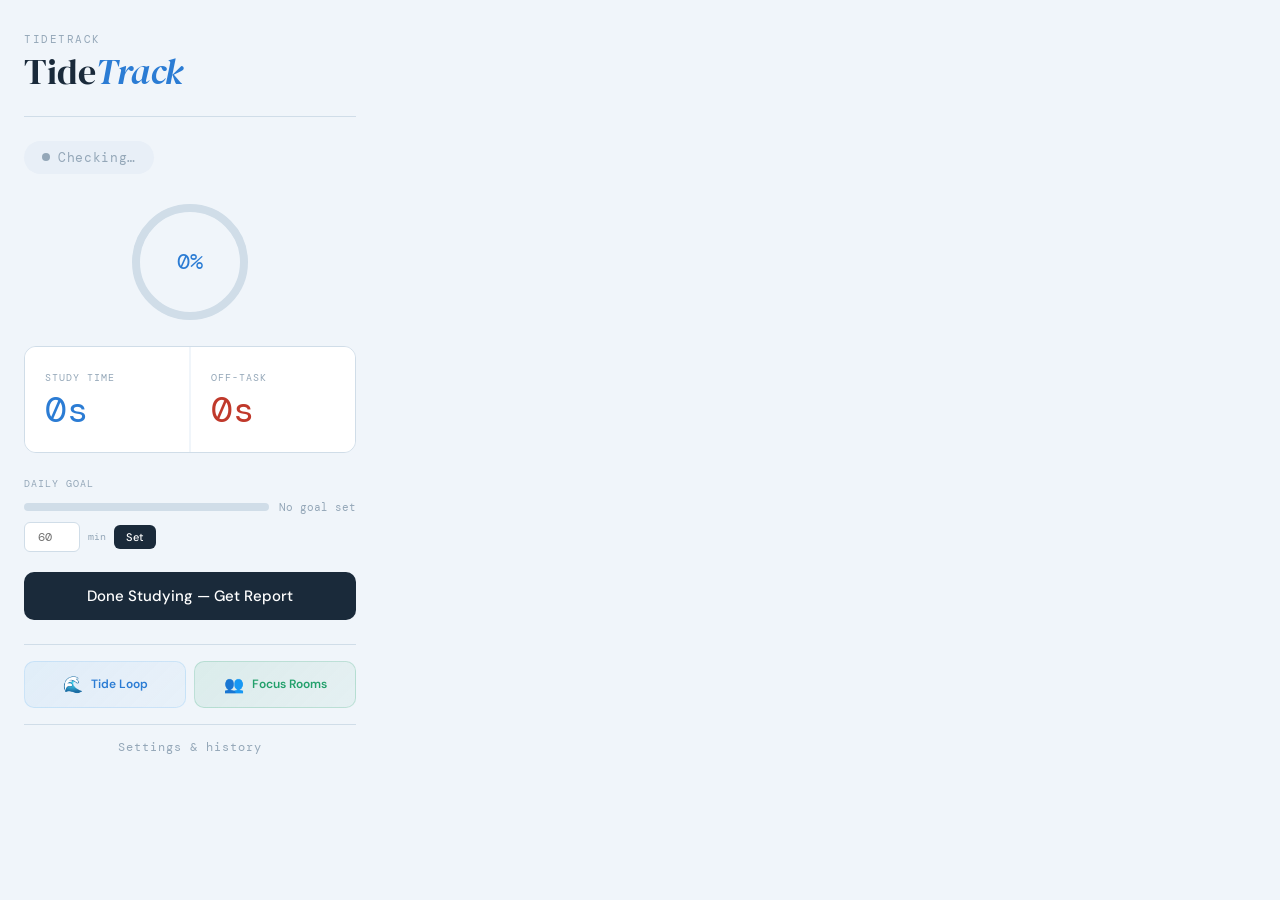
<file: popup.html>
<!DOCTYPE html>
<html lang="en">
<head>
  <meta charset="utf-8" />
  <meta name="viewport" content="width=device-width, initial-scale=1" />
  <title>TideTrack</title>
  <link rel="preconnect" href="https://fonts.googleapis.com">
  <link href="https://fonts.googleapis.com/css2?family=DM+Serif+Display:ital@0;1&family=DM+Mono:wght@300;400&family=DM+Sans:wght@300;400;500&display=swap" rel="stylesheet">
  <style>
    :root {
      --bg:      #f0f5fa;
      --surface: #ffffff;
      --ink:     #1a2a3a;
      --ink-2:   #4d6378;
      --ink-3:   #94a7b8;
      --accent:  #2b7cd4;
      --accent-2:#e0eefb;
      --warn:    #c0392b;
      --warn-2:  #fdf0ee;
      --border:  #d0dde8;
      --amber:   #d97706;
    }

    [data-theme="dark"] {
      --bg:       #0c1a2a;
      --surface:  #132233;
      --ink:      #e4ecf4;
      --ink-2:    #8ea3b8;
      --ink-3:    #4a6478;
      --accent:   #5badee;
      --accent-2: #0f2640;
      --warn:     #e57373;
      --warn-2:   #2d1212;
      --amber:    #f59e0b;
      --border:   #1e3450;
    }

    @media (prefers-color-scheme: dark) {
      :root:not([data-theme="light"]) {
        --bg:       #0c1a2a;
        --surface:  #132233;
        --ink:      #e4ecf4;
        --ink-2:    #8ea3b8;
        --ink-3:    #4a6478;
        --accent:   #5badee;
        --accent-2: #0f2640;
        --warn:     #e57373;
        --warn-2:   #2d1212;
        --amber:    #f59e0b;
        --border:   #1e3450;
      }
    }

    *, *::before, *::after { box-sizing: border-box; margin: 0; padding: 0; }

    html, body {
      width: 380px;
      min-height: 480px;
      background: var(--bg);
      font-family: 'DM Sans', system-ui, sans-serif;
      color: var(--ink);
    }

    body {
      display: flex;
      flex-direction: column;
      font-size: 15px;
    }

    .page-wrap {
      flex: 1;
      width: 100%;
      max-width: 600px;
      margin: 0 auto;
      padding: 0 24px;
      display: flex;
      flex-direction: column;
    }

    /* ── Header ── */
    .header {
      padding: 32px 0 24px;
      border-bottom: 1px solid var(--border);
      background: var(--bg);
    }
    .eyebrow {
      font-family: 'DM Mono', monospace;
      font-size: 11px;
      letter-spacing: 0.14em;
      text-transform: uppercase;
      color: var(--ink-3);
      margin-bottom: 6px;
    }
    .app-title {
      font-family: 'DM Serif Display', Georgia, serif;
      font-size: clamp(24px, 4vw, 36px);
      line-height: 1.1;
      color: var(--ink);
    }
    .app-title em { font-style: italic; color: var(--accent); }

    /* ── Status pill ── */
    .status-wrap { padding: 24px 0; }
    .status-pill {
      display: inline-flex;
      align-items: center;
      gap: 8px;
      padding: 8px 18px;
      border-radius: 99px;
      font-family: 'DM Mono', monospace;
      font-size: 13px;
      letter-spacing: 0.05em;
      font-weight: 400;
      transition: background 0.2s, color 0.2s;
    }
    .status-pill.studying   { background: var(--accent-2); color: var(--accent); }
    .status-pill.distracted { background: var(--warn-2);   color: var(--warn); }
    .status-pill.idle       { background: #e8eff7;          color: var(--ink-3); }
    .status-dot {
      width: 8px; height: 8px;
      border-radius: 50%;
      background: currentColor;
    }
    .status-dot.pulse { animation: pulse 1.4s ease infinite; }
    @keyframes pulse {
      0%, 100% { opacity: 1; }
      50%       { opacity: 0.3; }
    }

    /* ── Progress ring ── */
    .progress-wrap {
      display: flex;
      justify-content: center;
      padding: 0 0 20px;
    }
    .progress-ring-container {
      position: relative;
      width: 128px;
      height: 128px;
    }
    .progress-ring-container svg {
      transform: rotate(-90deg);
      width: 128px;
      height: 128px;
    }
    .progress-ring-bg {
      fill: none;
      stroke: var(--border);
      stroke-width: 8;
    }
    .progress-ring-fill {
      fill: none;
      stroke: var(--accent);
      stroke-width: 8;
      stroke-linecap: round;
      transition: stroke-dashoffset 0.6s ease, stroke 0.3s ease;
    }
    .progress-ring-text {
      position: absolute;
      inset: 0;
      display: flex;
      align-items: center;
      justify-content: center;
      font-family: 'DM Mono', monospace;
      font-size: 22px;
      font-weight: 400;
      color: var(--accent);
    }

    /* ── Stats ── */
    .stats {
      display: grid;
      grid-template-columns: 1fr 1fr;
      gap: 2px;
      margin-bottom: 24px;
      border: 1px solid var(--border);
      border-radius: 12px;
      overflow: hidden;
    }
    .stat-card {
      background: var(--surface);
      padding: 24px 20px;
    }
    .stat-label {
      font-family: 'DM Mono', monospace;
      font-size: 10px;
      letter-spacing: 0.1em;
      text-transform: uppercase;
      color: var(--ink-3);
      margin-bottom: 8px;
    }
    .stat-value {
      font-family: 'DM Mono', monospace;
      font-size: clamp(24px, 4vw, 36px);
      font-weight: 400;
      line-height: 1;
    }
    .stat-value.study-val { color: var(--accent); }
    .stat-value.dist-val  { color: var(--warn); }

    /* ── Daily goal ── */
    .goal-wrap {
      margin-bottom: 20px;
    }
    .goal-bar-container {
      display: flex;
      align-items: center;
      gap: 10px;
    }
    .goal-bar-bg {
      flex: 1;
      height: 8px;
      background: var(--border);
      border-radius: 99px;
      overflow: hidden;
    }
    .goal-bar-fill {
      height: 100%;
      border-radius: 99px;
      background: var(--accent);
      transition: width 0.6s ease, background 0.3s ease;
      min-width: 0;
    }
    .goal-bar-fill.complete {
      background: #2d6a4f;
    }
    .goal-label {
      font-family: 'DM Mono', monospace;
      font-size: 11px;
      color: var(--ink-3);
      white-space: nowrap;
    }
    .goal-set-row {
      display: flex;
      align-items: center;
      gap: 8px;
      margin-top: 8px;
    }
    .goal-input {
      width: 56px;
      padding: 6px 8px;
      font-family: 'DM Mono', monospace;
      font-size: 12px;
      background: var(--surface);
      border: 1px solid var(--border);
      border-radius: 6px;
      color: var(--ink);
      text-align: center;
      outline: none;
    }
    .goal-input:focus { border-color: var(--accent); }
    .goal-unit {
      font-family: 'DM Mono', monospace;
      font-size: 10px;
      color: var(--ink-3);
    }
    .goal-save {
      padding: 5px 12px;
      font-family: 'DM Sans', sans-serif;
      font-size: 11px;
      font-weight: 500;
      background: var(--ink);
      color: #fff;
      border: none;
      border-radius: 6px;
      cursor: pointer;
      transition: opacity 0.15s;
    }
    .goal-save:hover { opacity: 0.8; }
    .goal-check {
      font-size: 11px;
      color: var(--accent);
      font-family: 'DM Mono', monospace;
      opacity: 0;
      transition: opacity 0.2s;
    }
    .goal-eyebrow {
      font-family: 'DM Mono', monospace;
      font-size: 10px;
      letter-spacing: 0.1em;
      text-transform: uppercase;
      color: var(--ink-3);
      margin-bottom: 10px;
    }

    /* ── Done button ── */
    .btn-wrap { padding-bottom: 24px; }
    #doneBtn {
      width: 100%;
      padding: 14px;
      background: var(--ink);
      color: #fff;
      border: none;
      border-radius: 10px;
      cursor: pointer;
      font-family: 'DM Sans', system-ui, sans-serif;
      font-size: 15px;
      font-weight: 500;
      transition: opacity 0.15s, transform 0.1s;
      display: flex;
      align-items: center;
      justify-content: center;
      gap: 8px;
    }
    #doneBtn:hover   { opacity: 0.85; }
    #doneBtn:active  { transform: scale(0.98); }
    #doneBtn:disabled {
      background: var(--border);
      color: var(--ink-3);
      cursor: default;
      opacity: 1;
    }

    /* ── Report section ── */
    #reportSection {
      display: none;
      border-top: 1px solid var(--border);
      padding: 28px 0;
      background: var(--bg);
    }
    .report-eyebrow {
      font-family: 'DM Mono', monospace;
      font-size: 10px;
      letter-spacing: 0.14em;
      text-transform: uppercase;
      color: var(--ink-3);
      margin-bottom: 16px;
    }

    .pct-hero {
      font-family: 'DM Serif Display', Georgia, serif;
      font-size: clamp(40px, 6vw, 64px);
      line-height: 1;
      margin-bottom: 6px;
    }
    .pct-sub {
      font-size: 15px;
      color: var(--ink-2);
      margin-bottom: 20px;
      font-weight: 300;
    }

    .report-row {
      display: flex;
      justify-content: space-between;
      align-items: center;
      padding: 12px 0;
      border-bottom: 1px solid var(--border);
      font-size: 14px;
    }
    .report-row:last-of-type { border-bottom: none; }
    .report-row-label { color: var(--ink-2); font-weight: 300; }
    .report-row-val   {
      font-family: 'DM Mono', monospace;
      font-size: 14px;
    }

    .distraction-list { margin-top: 20px; }
    .distraction-title {
      font-family: 'DM Mono', monospace;
      font-size: 10px;
      letter-spacing: 0.1em;
      text-transform: uppercase;
      color: var(--ink-3);
      margin-bottom: 10px;
    }
    .distraction-item {
      display: flex;
      justify-content: space-between;
      font-size: 14px;
      padding: 8px 0;
      border-bottom: 1px solid var(--border);
    }
    .distraction-item:last-child { border-bottom: none; }
    .distraction-domain { color: var(--ink-2); font-weight: 300; }
    .distraction-dur    { font-family: 'DM Mono', monospace; color: var(--warn); }

    .tips-list { margin-top: 20px; }
    .tips-title {
      font-family: 'DM Mono', monospace;
      font-size: 10px;
      letter-spacing: 0.1em;
      text-transform: uppercase;
      color: var(--ink-3);
      margin-bottom: 10px;
    }
    .tip {
      font-size: 14px;
      color: var(--ink-2);
      font-weight: 300;
      line-height: 1.6;
      padding: 10px 0;
      border-bottom: 1px solid var(--border);
    }
    .tip:last-child { border-bottom: none; }

    /* ── Quick actions bar ── */
    .quick-actions {
      display: grid;
      grid-template-columns: 1fr 1fr;
      gap: 8px;
      padding: 16px 0;
      border-top: 1px solid var(--border);
    }
    .quick-action {
      display: flex;
      align-items: center;
      justify-content: center;
      gap: 8px;
      padding: 12px 10px;
      border-radius: 10px;
      font-family: 'DM Sans', system-ui, sans-serif;
      font-size: 12px;
      font-weight: 600;
      cursor: pointer;
      border: 1px solid var(--border);
      background: var(--surface);
      color: var(--ink);
      transition: all 0.2s;
    }
    .quick-action:hover { border-color: var(--accent); color: var(--accent); background: var(--accent-2); }
    .quick-action .qa-icon { font-size: 16px; }
    .quick-action-tide {
      background: linear-gradient(135deg, rgba(91,173,238,0.1), rgba(91,173,238,0.05));
      border-color: rgba(91,173,238,0.2);
      color: var(--accent);
    }
    .quick-action-tide:hover { background: rgba(91,173,238,0.2); }
    .quick-action-rooms {
      background: linear-gradient(135deg, rgba(34,160,107,0.1), rgba(34,160,107,0.05));
      border-color: rgba(34,160,107,0.2);
      color: #22a06b;
    }
    .quick-action-rooms:hover { background: rgba(34,160,107,0.2); }

    /* ── Options link ── */
    .options-link {
      display: block;
      text-align: center;
      padding: 14px;
      font-family: 'DM Mono', monospace;
      font-size: 12px;
      letter-spacing: 0.08em;
      color: var(--ink-3);
      text-decoration: none;
      border-top: 1px solid var(--border);
      cursor: pointer;
      transition: color 0.15s;
      margin-top: auto;
    }
    .options-link:hover { color: var(--accent); }

    /* Screen-reader only helper */
    .sr-only {
      position: absolute;
      width: 1px; height: 1px;
      padding: 0; margin: -1px;
      overflow: hidden;
      clip: rect(0,0,0,0);
      border: 0;
    }
  </style>
</head>
<body>

<div class="page-wrap">

  <!-- Header -->
  <div class="header">
    <p class="eyebrow">TideTrack</p>
    <p class="app-title">Tide<em>Track</em></p>
  </div>

  <!-- Status -->
  <div class="status-wrap">
    <span class="status-pill idle" id="statusPill" role="status" aria-live="polite">
      <span class="status-dot" id="statusDot" aria-hidden="true"></span>
      <span id="statusText">Checking…</span>
    </span>
  </div>

  <!-- Progress Ring -->
  <div class="progress-wrap" id="progressRing">
    <div class="progress-ring-container">
      <svg viewBox="0 0 128 128">
        <circle class="progress-ring-bg" cx="64" cy="64" r="54" />
        <circle class="progress-ring-fill" id="progressCircle" cx="64" cy="64" r="54" />
      </svg>
      <span class="progress-ring-text" id="progressPct">0%</span>
    </div>
  </div>

  <!-- Stats -->
  <div class="stats">
    <div class="stat-card">
      <p class="stat-label">Study time</p>
      <p class="stat-value study-val" id="studyTime" aria-live="polite">0s</p>
    </div>
    <div class="stat-card">
      <p class="stat-label">Off-task</p>
      <p class="stat-value dist-val" id="distractTime" aria-live="polite">0s</p>
    </div>
  </div>

  <!-- Daily Goal -->
  <div class="goal-wrap" id="goalSection">
    <p class="goal-eyebrow">Daily goal</p>
    <div class="goal-bar-container">
      <div class="goal-bar-bg">
        <div class="goal-bar-fill" id="goalBarFill" style="width:0%"></div>
      </div>
      <span class="goal-label" id="goalLabel">No goal set</span>
    </div>
    <div class="goal-set-row">
      <input type="number" class="goal-input" id="goalInput" min="0" max="720" placeholder="60" aria-label="Daily study goal in minutes" />
      <span class="goal-unit">min</span>
      <button class="goal-save" id="goalSaveBtn">Set</button>
      <span class="goal-check" id="goalCheck">Saved</span>
    </div>
  </div>

  <!-- Done button -->
  <div class="btn-wrap">
    <button id="doneBtn" aria-label="Done studying, generate session report">Done Studying — Get Report</button>
  </div>

  <!-- Report -->
  <div id="reportSection">
    <p class="report-eyebrow">Session Report</p>

    <p class="pct-hero" id="pctHero">—</p>
    <p class="pct-sub" id="pctSub"></p>

    <div id="reportRows"></div>

    <div class="distraction-list" id="distractionList" style="display:none">
      <p class="distraction-title">Top distractions</p>
      <div id="distractionItems"></div>
    </div>

    <div class="tips-list" id="tipsList" style="display:none">
      <p class="tips-title">Recommendations</p>
      <div id="tipsItems"></div>
    </div>
  </div>

  <!-- Quick actions -->
  <div class="quick-actions">
    <button class="quick-action quick-action-tide" id="tideBtn">
      <span class="qa-icon">&#127754;</span> Tide Loop
    </button>
    <button class="quick-action quick-action-rooms" id="roomsBtn">
      <span class="qa-icon">&#128101;</span> Focus Rooms
    </button>
  </div>

  <!-- Options link -->
  <span class="options-link" id="optionsLink" role="button" tabindex="0" aria-label="Open settings and history">Settings &amp; history</span>

</div>

  <script src="utils.js"></script>
  <script src="firebase-config.js"></script>
  <script src="auth.js"></script>
  <script src="popup.js"></script>
</body>
</html>
</file>
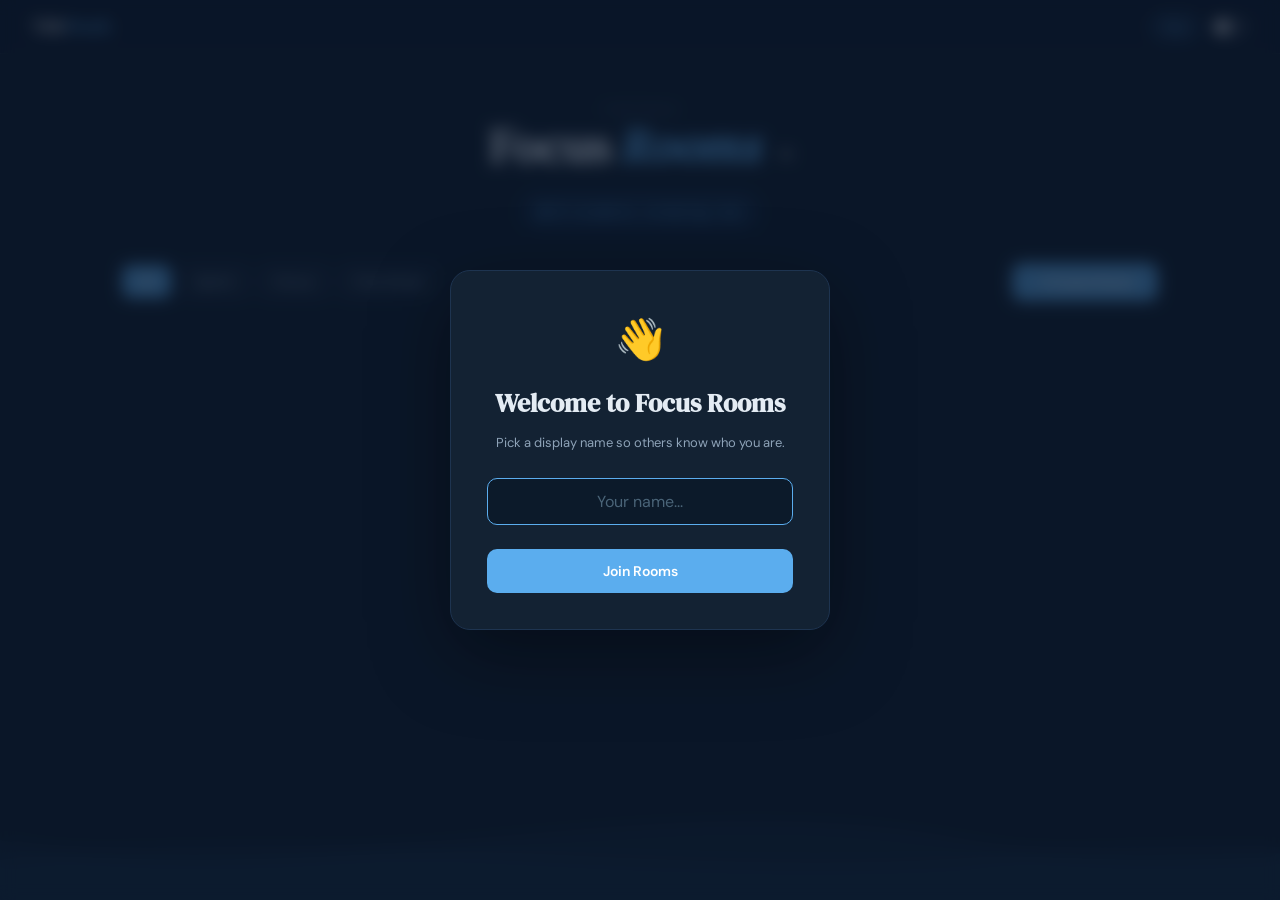
<file: rooms.html>
<!DOCTYPE html>
<html lang="en" data-theme="dark">
<head>
  <meta charset="utf-8" />
  <meta name="viewport" content="width=device-width, initial-scale=1" />
  <title>TideTrack — Focus Rooms</title>
  <link rel="preconnect" href="https://fonts.googleapis.com">
  <link href="https://fonts.googleapis.com/css2?family=DM+Serif+Display:ital@0;1&family=DM+Mono:wght@300;400&family=DM+Sans:wght@300;400;500;600;700&display=swap" rel="stylesheet">
  <style>
    /* ── Themes ── */
    :root {
      --bg:        #f0f5fa;
      --surface:   #ffffff;
      --surface-2: #e8eff7;
      --ink:       #1a2a3a;
      --ink-2:     #4d6378;
      --ink-3:     #94a7b8;
      --accent:    #2b7cd4;
      --accent-2:  #e0eefb;
      --warn:      #c0392b;
      --warn-2:    #fdf0ee;
      --amber:     #d97706;
      --border:    #d0dde8;
      --shadow:    rgba(0,0,0,0.06);
      --green:     #2d6a4f;
      --green-2:   #d4edda;

      --ocean-deep:    #0a1628;
      --ocean-mid:     #0d2847;
      --ocean-surface: #134b7a;
      --ocean-crest:   #1a6fb5;
      --foam:          rgba(200,228,255,0.35);
      --foam-bright:   rgba(255,255,255,0.55);
    }

    [data-theme="dark"] {
      --bg:        #0c1a2a;
      --surface:   #132233;
      --surface-2: #1a2d42;
      --ink:       #e4ecf4;
      --ink-2:     #8ea3b8;
      --ink-3:     #4a6478;
      --accent:    #5badee;
      --accent-2:  #0f2640;
      --warn:      #e57373;
      --warn-2:    #2d1212;
      --amber:     #f59e0b;
      --border:    #1e3450;
      --shadow:    rgba(0,0,0,0.3);
      --green:     #52b788;
      --green-2:   #0f2a1d;
    }

    *, *::before, *::after { box-sizing: border-box; margin: 0; padding: 0; }
    html { scroll-behavior: smooth; }

    body {
      font-family: 'DM Sans', system-ui, sans-serif;
      background: var(--bg);
      color: var(--ink);
      min-height: 100vh;
      font-size: 15px;
      line-height: 1.6;
      overflow-x: hidden;
    }

    /* ── Top bar ── */
    .topbar {
      position: fixed;
      top: 0; left: 0; right: 0;
      z-index: 100;
      background: rgba(10,22,40,0.88);
      backdrop-filter: blur(20px) saturate(1.4);
      -webkit-backdrop-filter: blur(20px) saturate(1.4);
      border-bottom: 1px solid rgba(255,255,255,0.06);
      padding: 0 32px;
      display: flex;
      align-items: center;
      justify-content: space-between;
      height: 54px;
    }
    .topbar-brand {
      font-family: 'DM Serif Display', Georgia, serif;
      font-size: 18px;
      color: #fff;
      letter-spacing: -0.01em;
      text-decoration: none;
    }
    .topbar-brand span { color: #5badee; }
    .topbar-right { display: flex; align-items: center; gap: 12px; }
    .name-badge {
      font-family: 'DM Sans', sans-serif;
      font-size: 12px;
      font-weight: 500;
      color: var(--accent);
      background: rgba(91,173,238,0.12);
      border: 1px solid rgba(91,173,238,0.2);
      border-radius: 20px;
      padding: 5px 14px;
      cursor: pointer;
      transition: all 0.2s;
      white-space: nowrap;
      max-width: 120px;
      overflow: hidden;
      text-overflow: ellipsis;
    }
    .name-badge:hover { background: rgba(91,173,238,0.22); }

    .theme-toggle {
      width: 36px; height: 20px;
      background: rgba(255,255,255,0.15);
      border-radius: 99px;
      border: none;
      cursor: pointer;
      position: relative;
      transition: background 0.2s;
    }
    .theme-toggle::after {
      content: '';
      position: absolute;
      top: 3px; left: 3px;
      width: 14px; height: 14px;
      background: #fff;
      border-radius: 50%;
      transition: transform 0.2s;
    }
    [data-theme="light"] .theme-toggle::after { transform: translateX(16px); }

    /* ── Layout ── */
    .page { padding-top: 54px; min-height: 100vh; position: relative; }
    .container {
      max-width: 1100px;
      margin: 0 auto;
      padding: 0 32px;
    }

    /* ── Screens ── */
    .screen { display: none; }
    .screen.active { display: block; }

    /* ── Mono labels ── */
    .eyebrow {
      font-family: 'DM Mono', monospace;
      font-size: 11px;
      letter-spacing: 0.14em;
      text-transform: uppercase;
      color: var(--ink-3);
    }

    /* ── Room List Header ── */
    .rooms-header {
      padding: 48px 0 32px;
      text-align: center;
    }
    .rooms-title {
      font-family: 'DM Serif Display', Georgia, serif;
      font-size: clamp(32px, 5vw, 48px);
      line-height: 1.1;
      color: var(--ink);
      margin-bottom: 8px;
    }
    .rooms-title em { font-style: italic; color: var(--accent); }
    .wave-decoration {
      display: inline-block;
      font-size: 24px;
      animation: waveFloat 3s ease-in-out infinite;
      margin-left: 8px;
    }
    @keyframes waveFloat {
      0%, 100% { transform: translateY(0) rotate(0deg); }
      50% { transform: translateY(-4px) rotate(5deg); }
    }
    .students-counter {
      font-family: 'DM Mono', monospace;
      font-size: 14px;
      color: var(--accent);
      display: inline-flex;
      align-items: center;
      gap: 8px;
      padding: 8px 20px;
      background: var(--accent-2);
      border-radius: 99px;
      margin-top: 12px;
    }
    .counter-dot {
      width: 8px; height: 8px;
      background: var(--accent);
      border-radius: 50%;
      animation: pulse 1.4s ease infinite;
    }
    @keyframes pulse {
      0%, 100% { opacity: 1; }
      50% { opacity: 0.3; }
    }

    /* ── Toolbar ── */
    .toolbar {
      display: flex;
      align-items: center;
      justify-content: space-between;
      gap: 12px;
      margin-bottom: 28px;
      flex-wrap: wrap;
    }
    .filters {
      display: flex;
      gap: 8px;
      flex-wrap: wrap;
    }
    .filter-btn {
      padding: 7px 16px;
      font-family: 'DM Sans', sans-serif;
      font-size: 13px;
      font-weight: 500;
      background: var(--surface);
      color: var(--ink-2);
      border: 1px solid var(--border);
      border-radius: 8px;
      cursor: pointer;
      transition: all 0.15s;
    }
    .filter-btn:hover { border-color: var(--accent); color: var(--accent); }
    .filter-btn.active { background: var(--accent); color: #fff; border-color: var(--accent); }

    .btn-create {
      padding: 10px 24px;
      font-family: 'DM Sans', sans-serif;
      font-size: 14px;
      font-weight: 600;
      background: var(--accent);
      color: #fff;
      border: none;
      border-radius: 10px;
      cursor: pointer;
      transition: opacity 0.15s, transform 0.1s;
      display: flex;
      align-items: center;
      gap: 8px;
    }
    .btn-create:hover { opacity: 0.85; }
    .btn-create:active { transform: scale(0.97); }

    /* ── Room Cards Grid ── */
    .rooms-grid {
      display: grid;
      grid-template-columns: repeat(auto-fill, minmax(300px, 1fr));
      gap: 20px;
      padding-bottom: 60px;
    }
    .room-card {
      background: var(--surface);
      border: 1px solid var(--border);
      border-radius: 16px;
      padding: 24px;
      transition: transform 0.2s, box-shadow 0.2s, border-color 0.2s;
      cursor: default;
      position: relative;
      overflow: hidden;
    }
    .room-card::before {
      content: '';
      position: absolute;
      top: 0; left: 0; right: 0;
      height: 3px;
      background: linear-gradient(90deg, var(--accent), var(--ocean-crest));
      opacity: 0;
      transition: opacity 0.2s;
    }
    .room-card:hover {
      transform: translateY(-2px);
      box-shadow: 0 8px 32px var(--shadow);
      border-color: var(--accent);
    }
    .room-card:hover::before { opacity: 1; }

    .room-card-header {
      display: flex;
      align-items: flex-start;
      justify-content: space-between;
      margin-bottom: 12px;
    }
    .room-name {
      font-family: 'DM Serif Display', Georgia, serif;
      font-size: 20px;
      line-height: 1.2;
      color: var(--ink);
    }
    .room-type-badge {
      font-family: 'DM Mono', monospace;
      font-size: 10px;
      letter-spacing: 0.08em;
      text-transform: uppercase;
      padding: 4px 10px;
      border-radius: 6px;
      white-space: nowrap;
    }
    .badge-sprint { background: var(--warn-2); color: var(--warn); }
    .badge-focus { background: var(--accent-2); color: var(--accent); }
    .badge-free { background: var(--green-2); color: var(--green); }

    .room-meta {
      display: flex;
      align-items: center;
      gap: 12px;
      margin-bottom: 14px;
      font-size: 13px;
      color: var(--ink-2);
    }
    .participant-avatars {
      display: flex;
      margin-right: 4px;
    }
    .avatar-circle {
      width: 24px; height: 24px;
      border-radius: 50%;
      border: 2px solid var(--surface);
      margin-left: -6px;
      display: flex;
      align-items: center;
      justify-content: center;
      font-size: 10px;
      font-weight: 600;
      color: #fff;
    }
    .avatar-circle:first-child { margin-left: 0; }

    .room-tags {
      display: flex;
      gap: 6px;
      flex-wrap: wrap;
      margin-bottom: 16px;
    }
    .tag {
      font-family: 'DM Mono', monospace;
      font-size: 11px;
      padding: 3px 10px;
      border-radius: 99px;
      background: var(--surface-2);
      color: var(--ink-3);
    }

    .btn-join {
      width: 100%;
      padding: 11px;
      font-family: 'DM Sans', sans-serif;
      font-size: 14px;
      font-weight: 600;
      background: var(--ink);
      color: #fff;
      border: none;
      border-radius: 10px;
      cursor: pointer;
      transition: opacity 0.15s, transform 0.1s;
    }
    .btn-join:hover { opacity: 0.85; }
    .btn-join:active { transform: scale(0.97); }

    /* ── Create Room Modal ── */
    .modal-overlay {
      display: none;
      position: fixed;
      inset: 0;
      background: rgba(10,22,40,0.7);
      backdrop-filter: blur(8px);
      z-index: 200;
      align-items: center;
      justify-content: center;
    }
    .modal-overlay.active { display: flex; }

    .modal {
      background: var(--surface);
      border: 1px solid var(--border);
      border-radius: 20px;
      padding: 36px;
      width: 90%;
      max-width: 480px;
      max-height: 90vh;
      overflow-y: auto;
      box-shadow: 0 24px 80px rgba(0,0,0,0.4);
    }
    .modal-title {
      font-family: 'DM Serif Display', Georgia, serif;
      font-size: 26px;
      margin-bottom: 24px;
    }
    .form-group {
      margin-bottom: 20px;
    }
    .form-label {
      display: block;
      font-family: 'DM Mono', monospace;
      font-size: 10px;
      letter-spacing: 0.1em;
      text-transform: uppercase;
      color: var(--ink-3);
      margin-bottom: 8px;
    }
    .form-input {
      width: 100%;
      padding: 12px 16px;
      font-family: 'DM Sans', sans-serif;
      font-size: 14px;
      background: var(--bg);
      border: 1px solid var(--border);
      border-radius: 10px;
      color: var(--ink);
      outline: none;
      transition: border-color 0.15s;
    }
    .form-input:focus { border-color: var(--accent); }
    .form-input::placeholder { color: var(--ink-3); }

    .duration-options, .type-options {
      display: flex;
      gap: 8px;
      flex-wrap: wrap;
    }
    .option-btn {
      padding: 10px 18px;
      font-family: 'DM Mono', monospace;
      font-size: 13px;
      background: var(--bg);
      color: var(--ink-2);
      border: 1px solid var(--border);
      border-radius: 10px;
      cursor: pointer;
      transition: all 0.15s;
    }
    .option-btn:hover { border-color: var(--accent); color: var(--accent); }
    .option-btn.selected { background: var(--accent); color: #fff; border-color: var(--accent); }

    .slider-group {
      display: flex;
      align-items: center;
      gap: 16px;
    }
    .slider {
      flex: 1;
      -webkit-appearance: none;
      appearance: none;
      height: 6px;
      background: var(--border);
      border-radius: 99px;
      outline: none;
    }
    .slider::-webkit-slider-thumb {
      -webkit-appearance: none;
      width: 20px; height: 20px;
      background: var(--accent);
      border-radius: 50%;
      cursor: pointer;
    }
    .slider-val {
      font-family: 'DM Mono', monospace;
      font-size: 16px;
      color: var(--accent);
      min-width: 36px;
      text-align: center;
    }

    .modal-actions {
      display: flex;
      gap: 12px;
      margin-top: 28px;
    }
    .btn-cancel {
      flex: 1;
      padding: 13px;
      font-family: 'DM Sans', sans-serif;
      font-size: 14px;
      font-weight: 500;
      background: var(--bg);
      color: var(--ink-2);
      border: 1px solid var(--border);
      border-radius: 10px;
      cursor: pointer;
      transition: all 0.15s;
    }
    .btn-cancel:hover { border-color: var(--ink-3); }
    .btn-start {
      flex: 2;
      padding: 13px;
      font-family: 'DM Sans', sans-serif;
      font-size: 14px;
      font-weight: 600;
      background: var(--accent);
      color: #fff;
      border: none;
      border-radius: 10px;
      cursor: pointer;
      transition: opacity 0.15s, transform 0.1s;
    }
    .btn-start:hover { opacity: 0.85; }
    .btn-start:active { transform: scale(0.97); }

    /* ── Active Room Screen ── */
    .active-room {
      display: grid;
      grid-template-columns: 1fr 300px;
      grid-template-rows: auto 1fr;
      gap: 16px;
      padding: 24px 0 60px;
      min-height: calc(100vh - 54px);
    }
    @media (max-width: 900px) {
      .active-room {
        grid-template-columns: 1fr;
      }
    }

    .panel {
      background: var(--surface);
      border: 1px solid var(--border);
      border-radius: 16px;
      padding: 20px;
    }

    /* Room top bar with timer + info */
    .room-topbar {
      grid-column: 1 / -1;
      display: flex;
      align-items: center;
      justify-content: space-between;
      background: var(--surface);
      border: 1px solid var(--border);
      border-radius: 14px;
      padding: 14px 24px;
      gap: 16px;
      flex-wrap: wrap;
    }
    .room-topbar-left {
      display: flex;
      align-items: center;
      gap: 16px;
    }
    .room-active-name {
      font-family: 'DM Serif Display', Georgia, serif;
      font-size: 20px;
      line-height: 1.2;
    }
    .room-active-type {
      font-family: 'DM Mono', monospace;
      font-size: 11px;
      color: var(--ink-3);
      text-transform: uppercase;
      letter-spacing: 0.1em;
    }
    .topbar-timer {
      display: flex;
      align-items: center;
      gap: 10px;
    }
    .topbar-timer-ring {
      position: relative;
      width: 44px; height: 44px;
    }
    .topbar-timer-ring svg {
      transform: rotate(-90deg);
      width: 44px; height: 44px;
    }
    .timer-ring-bg {
      fill: none;
      stroke: var(--border);
      stroke-width: 4;
    }
    .timer-ring-fill {
      fill: none;
      stroke: var(--accent);
      stroke-width: 4;
      stroke-linecap: round;
      transition: stroke-dashoffset 1s linear;
    }
    .topbar-timer-digits {
      font-family: 'DM Mono', monospace;
      font-size: 22px;
      font-weight: 400;
      color: var(--accent);
    }

    .room-topbar-right {
      display: flex;
      align-items: center;
      gap: 10px;
    }
    .topbar-participant-count {
      font-family: 'DM Mono', monospace;
      font-size: 12px;
      color: var(--ink-3);
      display: flex;
      align-items: center;
      gap: 6px;
    }
    .topbar-participant-count .counter-dot {
      width: 6px; height: 6px;
    }
    .btn-leave {
      padding: 9px 20px;
      font-family: 'DM Sans', sans-serif;
      font-size: 13px;
      font-weight: 500;
      background: var(--warn-2);
      color: var(--warn);
      border: 1px solid rgba(229,115,115,0.2);
      border-radius: 10px;
      cursor: pointer;
      transition: all 0.15s;
    }
    .btn-leave:hover { background: var(--warn); color: #fff; }

    /* ── Video Grid ── */
    .video-area {
      display: flex;
      flex-direction: column;
      gap: 14px;
    }
    .video-grid {
      display: grid;
      grid-template-columns: repeat(auto-fill, minmax(220px, 1fr));
      gap: 12px;
      flex: 1;
    }
    .video-tile {
      position: relative;
      background: #0a1628;
      border-radius: 14px;
      overflow: hidden;
      aspect-ratio: 16 / 10;
      display: flex;
      align-items: center;
      justify-content: center;
      border: 2px solid transparent;
      transition: border-color 0.3s;
    }
    .video-tile.speaking { border-color: var(--accent); box-shadow: 0 0 20px rgba(91,173,238,0.15); }
    .video-tile.you-tile { border-color: rgba(91,173,238,0.3); }

    /* ── Voice Wave Indicator ── */
    .voice-waves {
      position: absolute;
      bottom: 28px;
      left: 0;
      right: 0;
      height: 32px;
      pointer-events: none;
      z-index: 3;
      opacity: 0;
      transition: opacity 0.3s ease;
      overflow: hidden;
    }
    .voice-waves.active {
      opacity: 1;
    }
    .voice-waves svg {
      width: 100%;
      height: 100%;
      display: block;
    }
    .voice-wave-path {
      fill: none;
      stroke-width: 1.5;
      stroke-linecap: round;
    }
    .voice-wave-1 { stroke: rgba(91,173,238,0.7); }
    .voice-wave-2 { stroke: rgba(91,173,238,0.4); }
    .voice-wave-3 { stroke: rgba(200,228,255,0.25); }

    /* Glow ring when speaking */
    .video-tile.voice-active {
      border-color: rgba(91,173,238,0.6);
      box-shadow:
        0 0 15px rgba(91,173,238,0.2),
        0 0 30px rgba(91,173,238,0.1),
        inset 0 0 15px rgba(91,173,238,0.05);
      transition: border-color 0.15s, box-shadow 0.15s;
    }
    .video-tile.voice-loud {
      border-color: rgba(91,173,238,0.9);
      box-shadow:
        0 0 20px rgba(91,173,238,0.35),
        0 0 50px rgba(91,173,238,0.15),
        inset 0 0 20px rgba(91,173,238,0.08);
    }
    .video-tile video {
      width: 100%;
      height: 100%;
      object-fit: cover;
      border-radius: 12px;
    }
    .video-tile-avatar {
      width: 56px; height: 56px;
      border-radius: 50%;
      display: flex;
      align-items: center;
      justify-content: center;
      font-size: 22px;
      font-weight: 600;
      color: #fff;
    }
    .video-tile-info {
      position: absolute;
      bottom: 0;
      left: 0;
      right: 0;
      padding: 8px 12px;
      background: linear-gradient(to top, rgba(0,0,0,0.7), transparent);
      display: flex;
      align-items: center;
      justify-content: space-between;
    }
    .video-tile-name {
      font-family: 'DM Sans', sans-serif;
      font-size: 12px;
      font-weight: 500;
      color: #fff;
      display: flex;
      align-items: center;
      gap: 6px;
    }
    .video-tile-name .status-indicator { width: 6px; height: 6px; }
    .video-tile-name .you-label {
      font-family: 'DM Mono', monospace;
      font-size: 9px;
      background: rgba(91,173,238,0.3);
      padding: 1px 6px;
      border-radius: 4px;
      color: var(--accent);
      letter-spacing: 0.06em;
    }
    .video-tile-topic {
      font-family: 'DM Mono', monospace;
      font-size: 10px;
      color: rgba(255,255,255,0.45);
    }
    .video-tile-muted {
      position: absolute;
      top: 10px;
      right: 10px;
      width: 24px; height: 24px;
      border-radius: 50%;
      background: rgba(0,0,0,0.5);
      display: flex;
      align-items: center;
      justify-content: center;
    }
    .video-tile-muted svg { width: 12px; height: 12px; color: #e57373; }
    .video-cam-off .video-tile-avatar { display: flex; }
    .video-cam-on .video-tile-avatar { display: none; }

    /* Controls bar */
    .video-controls {
      display: flex;
      align-items: center;
      justify-content: center;
      gap: 12px;
      padding: 14px;
      background: var(--surface);
      border: 1px solid var(--border);
      border-radius: 14px;
    }
    .ctrl-btn {
      width: 48px; height: 48px;
      border-radius: 50%;
      border: none;
      cursor: pointer;
      display: flex;
      align-items: center;
      justify-content: center;
      transition: all 0.2s;
      position: relative;
    }
    .ctrl-btn svg { width: 20px; height: 20px; }
    .ctrl-btn-on {
      background: var(--surface-2);
      color: var(--ink);
    }
    .ctrl-btn-on:hover { background: var(--border); }
    .ctrl-btn-off {
      background: var(--warn);
      color: #fff;
    }
    .ctrl-btn-off:hover { opacity: 0.85; }
    .ctrl-btn-leave {
      background: var(--warn);
      color: #fff;
      border-radius: 28px;
      width: auto;
      padding: 0 24px;
      gap: 8px;
      font-family: 'DM Sans', sans-serif;
      font-size: 13px;
      font-weight: 600;
    }
    .ctrl-btn-leave:hover { opacity: 0.85; }
    .ctrl-label {
      position: absolute;
      bottom: -18px;
      left: 50%;
      transform: translateX(-50%);
      font-family: 'DM Mono', monospace;
      font-size: 9px;
      color: var(--ink-3);
      white-space: nowrap;
      letter-spacing: 0.04em;
      pointer-events: none;
    }

    /* Kai suggestion in video area */
    .kai-suggestion {
      background: var(--accent-2);
      border: 1px solid rgba(91,173,238,0.2);
      border-radius: 12px;
      padding: 12px 16px;
      font-size: 13px;
      color: var(--ink-2);
    }
    .kai-suggestion strong {
      color: var(--accent);
      font-weight: 600;
    }
    .your-topic {
      font-size: 12px;
      color: var(--ink-3);
    }
    .your-topic strong {
      color: var(--ink);
    }

    /* Sidebar: Chat + Participants */
    .sidebar-panel {
      display: flex;
      flex-direction: column;
      gap: 0;
      overflow: hidden;
    }
    .sidebar-tabs {
      display: flex;
      border-bottom: 1px solid var(--border);
      margin: -20px -20px 16px;
      padding: 0;
    }
    .sidebar-tab {
      flex: 1;
      padding: 12px 0;
      font-family: 'DM Mono', monospace;
      font-size: 11px;
      letter-spacing: 0.08em;
      text-transform: uppercase;
      color: var(--ink-3);
      background: none;
      border: none;
      cursor: pointer;
      transition: all 0.2s;
      border-bottom: 2px solid transparent;
    }
    .sidebar-tab.active {
      color: var(--accent);
      border-bottom-color: var(--accent);
    }
    .sidebar-tab:hover { color: var(--ink); }
    .sidebar-content {
      flex: 1;
      overflow-y: auto;
      min-height: 0;
    }
    #sidebarChat {
      display: flex;
      flex-direction: column;
    }
    #sidebarChat .chat-messages {
      flex: 1;
      min-height: 200px;
    }
    .sidebar-section {
      background: var(--surface);
      border: 1px solid var(--border);
      border-radius: 14px;
      padding: 16px;
    }

    .panel-title {
      font-family: 'DM Mono', monospace;
      font-size: 10px;
      letter-spacing: 0.12em;
      text-transform: uppercase;
      color: var(--ink-3);
      margin-bottom: 12px;
    }
    .participant-item {
      display: flex;
      align-items: center;
      gap: 8px;
      padding: 7px 0;
      border-bottom: 1px solid var(--border);
    }
    .participant-item:last-child { border-bottom: none; }

    .participant-avatar {
      width: 28px; height: 28px;
      border-radius: 50%;
      display: flex;
      align-items: center;
      justify-content: center;
      font-size: 11px;
      font-weight: 600;
      color: #fff;
      flex-shrink: 0;
    }
    .participant-info { flex: 1; min-width: 0; }
    .participant-name {
      font-size: 13px;
      font-weight: 500;
      display: flex;
      align-items: center;
      gap: 5px;
    }
    .status-indicator {
      width: 6px; height: 6px;
      border-radius: 50%;
      flex-shrink: 0;
    }
    .status-active { background: var(--green); animation: pulse 1.4s ease infinite; }
    .status-idle { background: var(--amber); animation: pulse 2s ease infinite; }
    .participant-topic {
      font-size: 11px;
      color: var(--ink-3);
      white-space: nowrap;
      overflow: hidden;
      text-overflow: ellipsis;
    }
    .participant-time {
      font-family: 'DM Mono', monospace;
      font-size: 10px;
      color: var(--ink-3);
      flex-shrink: 0;
    }

    /* Chat panel */
    .chat-section { flex: 1; display: flex; flex-direction: column; }
    .chat-messages {
      flex: 1;
      overflow-y: auto;
      margin-bottom: 10px;
      min-height: 180px;
      max-height: 320px;
    }
    .chat-msg {
      margin-bottom: 12px;
    }
    .chat-msg-author {
      font-size: 12px;
      font-weight: 600;
      color: var(--ink-2);
      margin-bottom: 2px;
    }
    .chat-msg-text {
      font-size: 13px;
      color: var(--ink);
      line-height: 1.5;
    }
    .chat-msg-time {
      font-family: 'DM Mono', monospace;
      font-size: 10px;
      color: var(--ink-3);
      margin-top: 2px;
    }
    .chat-msg-kai {
      background: var(--accent-2);
      border: 1px solid rgba(91,173,238,0.15);
      border-radius: 10px;
      padding: 8px 12px;
      margin-bottom: 12px;
    }
    .chat-msg-kai .chat-msg-author {
      color: var(--accent);
    }
    .chat-input-row {
      display: flex;
      gap: 8px;
    }
    .chat-input {
      flex: 1;
      padding: 10px 14px;
      font-family: 'DM Sans', sans-serif;
      font-size: 13px;
      background: var(--bg);
      border: 1px solid var(--border);
      border-radius: 10px;
      color: var(--ink);
      outline: none;
      transition: border-color 0.15s;
    }
    .chat-input:focus { border-color: var(--accent); }
    .chat-input::placeholder { color: var(--ink-3); }
    .btn-send {
      padding: 10px 16px;
      background: var(--accent);
      color: #fff;
      border: none;
      border-radius: 10px;
      font-family: 'DM Sans', sans-serif;
      font-size: 13px;
      font-weight: 600;
      cursor: pointer;
      transition: opacity 0.15s;
    }
    .btn-send:hover { opacity: 0.85; }

    /* ── Post-Session Summary ── */
    .summary-screen {
      max-width: 560px;
      margin: 0 auto;
      padding: 60px 0;
      text-align: center;
    }
    .summary-title {
      font-family: 'DM Serif Display', Georgia, serif;
      font-size: 36px;
      margin-bottom: 8px;
    }
    .summary-subtitle {
      font-size: 15px;
      color: var(--ink-2);
      margin-bottom: 40px;
    }

    .summary-stats {
      display: grid;
      grid-template-columns: 1fr 1fr;
      gap: 2px;
      border: 1px solid var(--border);
      border-radius: 14px;
      overflow: hidden;
      margin-bottom: 32px;
    }
    .summary-stat {
      background: var(--surface);
      padding: 24px;
    }
    .summary-stat-label {
      font-family: 'DM Mono', monospace;
      font-size: 10px;
      letter-spacing: 0.1em;
      text-transform: uppercase;
      color: var(--ink-3);
      margin-bottom: 8px;
    }
    .summary-stat-value {
      font-family: 'DM Mono', monospace;
      font-size: 28px;
      color: var(--accent);
    }
    .summary-stat-value.warn { color: var(--warn); }

    /* Leaderboard */
    .leaderboard {
      background: var(--surface);
      border: 1px solid var(--border);
      border-radius: 14px;
      padding: 24px;
      margin-bottom: 32px;
      text-align: left;
    }
    .leaderboard-title {
      font-family: 'DM Mono', monospace;
      font-size: 10px;
      letter-spacing: 0.12em;
      text-transform: uppercase;
      color: var(--ink-3);
      margin-bottom: 16px;
    }
    .leaderboard-item {
      display: flex;
      align-items: center;
      gap: 12px;
      padding: 10px 0;
      border-bottom: 1px solid var(--border);
    }
    .leaderboard-item:last-child { border-bottom: none; }
    .leaderboard-rank {
      font-family: 'DM Mono', monospace;
      font-size: 16px;
      font-weight: 400;
      color: var(--ink-3);
      width: 28px;
      text-align: center;
    }
    .leaderboard-rank.gold { color: var(--amber); }
    .leaderboard-avatar {
      width: 32px; height: 32px;
      border-radius: 50%;
      display: flex;
      align-items: center;
      justify-content: center;
      font-size: 12px;
      font-weight: 600;
      color: #fff;
    }
    .leaderboard-name {
      flex: 1;
      font-size: 14px;
      font-weight: 500;
    }
    .leaderboard-name .you-badge {
      font-family: 'DM Mono', monospace;
      font-size: 10px;
      color: var(--accent);
      margin-left: 6px;
    }
    .leaderboard-time {
      font-family: 'DM Mono', monospace;
      font-size: 13px;
      color: var(--accent);
    }

    .summary-actions {
      display: flex;
      gap: 12px;
      justify-content: center;
    }
    .btn-again {
      padding: 13px 32px;
      font-family: 'DM Sans', sans-serif;
      font-size: 14px;
      font-weight: 600;
      background: var(--accent);
      color: #fff;
      border: none;
      border-radius: 10px;
      cursor: pointer;
      transition: opacity 0.15s, transform 0.1s;
    }
    .btn-again:hover { opacity: 0.85; }
    .btn-again:active { transform: scale(0.97); }
    .btn-leave-summary {
      padding: 13px 32px;
      font-family: 'DM Sans', sans-serif;
      font-size: 14px;
      font-weight: 500;
      background: var(--surface);
      color: var(--ink-2);
      border: 1px solid var(--border);
      border-radius: 10px;
      cursor: pointer;
      transition: all 0.15s;
    }
    .btn-leave-summary:hover { border-color: var(--ink-3); }

    /* ── Wave animation at bottom ── */
    .wave-bg {
      position: fixed;
      bottom: 0; left: 0; right: 0;
      height: 120px;
      pointer-events: none;
      z-index: 0;
      overflow: hidden;
    }
    .wave-bg svg {
      position: absolute;
      bottom: 0;
      width: 200%;
      height: 120px;
      animation: waveScroll 12s linear infinite;
    }
    @keyframes waveScroll {
      0% { transform: translateX(0); }
      100% { transform: translateX(-50%); }
    }

    /* ── Utilities ── */
    .sr-only {
      position: absolute;
      width: 1px; height: 1px;
      padding: 0; margin: -1px;
      overflow: hidden;
      clip: rect(0,0,0,0);
      border: 0;
    }
    .fade-in {
      animation: fadeIn 0.35s ease;
    }
    @keyframes fadeIn {
      from { opacity: 0; transform: translateY(10px); }
      to { opacity: 1; transform: translateY(0); }
    }
  </style>
</head>
<body>

  <!-- Top Bar -->
  <nav class="topbar">
    <a class="topbar-brand" href="options.html">Tide<span>Track</span></a>
    <div class="topbar-right">
      <button class="name-badge" id="nameBadge" title="Change display name">You</button>
      <button class="theme-toggle" id="themeToggle" aria-label="Toggle theme"></button>
    </div>
  </nav>

  <div class="page">

    <!-- ═══ SCREEN 1: Room List ═══ -->
    <div class="screen active" id="screenList">
      <div class="container">
        <div class="rooms-header">
          <p class="eyebrow">TideTrack</p>
          <h1 class="rooms-title">Focus <em>Rooms</em> <span class="wave-decoration" aria-hidden="true">~</span></h1>
          <div class="students-counter">
            <span class="counter-dot" aria-hidden="true"></span>
            <span id="globalCount">0 students studying now</span>
          </div>
        </div>

        <div class="toolbar">
          <div class="filters">
            <button class="filter-btn active" data-filter="all">All</button>
            <button class="filter-btn" data-filter="sprint">Sprint</button>
            <button class="filter-btn" data-filter="focus">Focus</button>
            <button class="filter-btn" data-filter="free">Free Study</button>
          </div>
          <button class="btn-create" id="btnCreateRoom">+ Create Room</button>
        </div>

        <div class="rooms-grid" id="roomsGrid"></div>
      </div>
    </div>

    <!-- ═══ SCREEN 2: Active Room ═══ -->
    <div class="screen" id="screenRoom">
      <div class="container">
        <div class="active-room">

          <!-- ── Top bar: timer + room info + leave ── -->
          <div class="room-topbar">
            <div class="room-topbar-left">
              <div class="topbar-timer">
                <div class="topbar-timer-ring">
                  <svg viewBox="0 0 44 44">
                    <circle class="timer-ring-bg" cx="22" cy="22" r="18" />
                    <circle class="timer-ring-fill" id="timerCircle" cx="22" cy="22" r="18" />
                  </svg>
                </div>
                <span class="topbar-timer-digits" id="timerDigits">25:00</span>
              </div>
              <div>
                <h2 class="room-active-name" id="activeRoomName"></h2>
                <p class="room-active-type" id="activeRoomType"></p>
              </div>
            </div>
            <div class="room-topbar-right">
              <div class="topbar-participant-count">
                <span class="counter-dot status-active"></span>
                <span id="participantCount">0 participants</span>
              </div>
              <button class="btn-leave" id="btnLeave">Leave Room</button>
            </div>
          </div>

          <!-- ── Main area: Video grid + controls ── -->
          <div class="video-area">
            <div class="video-grid" id="videoGrid">
              <!-- Video tiles rendered by JS -->
            </div>

            <!-- Controls bar -->
            <div class="video-controls">
              <button class="ctrl-btn ctrl-btn-on" id="btnToggleCam" title="Toggle camera">
                <svg viewBox="0 0 24 24" fill="none" stroke="currentColor" stroke-width="2" stroke-linecap="round" stroke-linejoin="round">
                  <path d="M23 7l-7 5 7 5V7z"/><rect x="1" y="5" width="15" height="14" rx="2" ry="2"/>
                </svg>
              </button>
              <button class="ctrl-btn ctrl-btn-on" id="btnToggleMic" title="Toggle microphone">
                <svg viewBox="0 0 24 24" fill="none" stroke="currentColor" stroke-width="2" stroke-linecap="round" stroke-linejoin="round">
                  <path d="M12 1a3 3 0 0 0-3 3v8a3 3 0 0 0 6 0V4a3 3 0 0 0-3-3z"/>
                  <path d="M19 10v2a7 7 0 0 1-14 0v-2"/><line x1="12" y1="19" x2="12" y2="23"/><line x1="8" y1="23" x2="16" y2="23"/>
                </svg>
              </button>
              <button class="ctrl-btn ctrl-btn-leave" id="btnLeaveControls">
                <svg viewBox="0 0 24 24" fill="none" stroke="currentColor" stroke-width="2" stroke-linecap="round" stroke-linejoin="round" style="width:16px;height:16px">
                  <path d="M10.68 13.31a16 16 0 0 0 3.41 2.6l1.27-1.27a2 2 0 0 1 2.11-.45 12.84 12.84 0 0 0 2.81.7 2 2 0 0 1 1.72 2v3a2 2 0 0 1-2.18 2 19.79 19.79 0 0 1-8.63-3.07 19.5 19.5 0 0 1-6-6 19.79 19.79 0 0 1-3.07-8.67A2 2 0 0 1 4.11 2h3a2 2 0 0 1 2 1.72 12.84 12.84 0 0 0 .7 2.81 2 2 0 0 1-.45 2.11L8.09 9.91a16 16 0 0 0 2.59 3.4z"/>
                </svg>
                Leave
              </button>
            </div>
          </div>

          <!-- ── Sidebar: Participants + Chat ── -->
          <div class="panel sidebar-panel">
            <!-- Tabs for Participants / Chat -->
            <div class="sidebar-tabs">
              <button class="sidebar-tab active" data-tab="participants">Participants</button>
              <button class="sidebar-tab" data-tab="chat">Chat</button>
            </div>

            <div class="sidebar-content" id="sidebarParticipants" style="display:block">
              <div id="participantsList"></div>
              <div class="kai-suggestion" id="kaiSuggestion" style="margin-top:16px">
                <strong>Kai suggests:</strong> <span id="kaiText">Loading your study plan...</span>
              </div>
              <p class="your-topic" style="margin-top:10px">Studying: <strong id="yourTopic">General</strong></p>
            </div>

            <div class="sidebar-content" id="sidebarChat" style="display:none">
              <div class="chat-messages" id="chatMessages"></div>
              <div class="chat-input-row">
                <input type="text" class="chat-input" id="chatInput" placeholder="Say something..." maxlength="200" />
                <button class="btn-send" id="btnSend">Send</button>
              </div>
            </div>
          </div>

        </div>
      </div>
    </div>

    <!-- ═══ SCREEN 3: Post-Session Summary ═══ -->
    <div class="screen" id="screenSummary">
      <div class="container">
        <div class="summary-screen fade-in">
          <p class="eyebrow">Session Complete</p>
          <h2 class="summary-title" id="summaryTitle">Great Focus!</h2>
          <p class="summary-subtitle" id="summarySubtitle">Here is how your session went.</p>

          <div class="summary-stats">
            <div class="summary-stat">
              <p class="summary-stat-label">Focus Time</p>
              <p class="summary-stat-value" id="summaryFocus">25:00</p>
            </div>
            <div class="summary-stat">
              <p class="summary-stat-label">Distractions</p>
              <p class="summary-stat-value warn" id="summaryDistractions">0</p>
            </div>
            <div class="summary-stat">
              <p class="summary-stat-label">Room Duration</p>
              <p class="summary-stat-value" id="summaryDuration">25 min</p>
            </div>
            <div class="summary-stat">
              <p class="summary-stat-label">Participants</p>
              <p class="summary-stat-value" id="summaryParticipants">5</p>
            </div>
          </div>

          <div class="leaderboard" id="leaderboard">
            <p class="leaderboard-title">Focus Leaderboard</p>
            <div id="leaderboardItems"></div>
          </div>

          <div class="summary-actions">
            <button class="btn-again" id="btnStudyAgain">Study Again</button>
            <button class="btn-leave-summary" id="btnLeaveSummary">Back to Rooms</button>
          </div>
        </div>
      </div>
    </div>

    <!-- Wave background -->
    <div class="wave-bg" aria-hidden="true">
      <svg viewBox="0 0 1440 120" preserveAspectRatio="none">
        <path d="M0,60 C180,120 360,0 540,60 C720,120 900,0 1080,60 C1260,120 1440,0 1440,60 L1440,120 L0,120 Z" fill="rgba(91,173,238,0.06)"/>
        <path d="M0,80 C180,40 360,100 540,80 C720,40 900,100 1080,80 C1260,40 1440,100 1440,80 L1440,120 L0,120 Z" fill="rgba(91,173,238,0.04)"/>
      </svg>
    </div>
  </div>

  <!-- ═══ Create Room Modal ═══ -->
  <div class="modal-overlay" id="createModal">
    <div class="modal fade-in">
      <h2 class="modal-title">Create a Room</h2>

      <div class="form-group">
        <label class="form-label" for="roomNameInput">Room Name</label>
        <input type="text" class="form-input" id="roomNameInput" placeholder="e.g. Calculus Sprint" maxlength="50" />
      </div>

      <div class="form-group">
        <label class="form-label" for="roomSubjectInput">Subject / Topic</label>
        <input type="text" class="form-input" id="roomSubjectInput" placeholder="e.g. Math, CS, Biology" maxlength="40" />
      </div>

      <div class="form-group">
        <label class="form-label">Duration</label>
        <div class="duration-options" id="durationOptions">
          <button class="option-btn" data-dur="5">5 min</button>
          <button class="option-btn" data-dur="15">15 min</button>
          <button class="option-btn selected" data-dur="25">25 min</button>
          <button class="option-btn" data-dur="50">50 min</button>
        </div>
      </div>

      <div class="form-group">
        <label class="form-label">Room Type</label>
        <div class="type-options" id="typeOptions">
          <button class="option-btn" data-type="sprint">Sprint</button>
          <button class="option-btn selected" data-type="focus">Focus</button>
          <button class="option-btn" data-type="free">Free Study</button>
        </div>
      </div>

      <div class="form-group">
        <label class="form-label">Max Participants: <span id="maxPartVal">8</span></label>
        <div class="slider-group">
          <span class="slider-val">2</span>
          <input type="range" class="slider" id="maxPartSlider" min="2" max="20" value="8" />
          <span class="slider-val">20</span>
        </div>
      </div>

      <div class="modal-actions">
        <button class="btn-cancel" id="btnCancelCreate">Cancel</button>
        <button class="btn-start" id="btnCreateStart">Create &amp; Start</button>
      </div>
    </div>
  </div>

  <!-- ═══ Name Setup Modal ═══ -->
  <div class="modal-overlay" id="nameModal">
    <div class="modal fade-in" style="max-width:380px;text-align:center">
      <div style="font-size:40px;margin-bottom:12px">&#128075;</div>
      <h2 class="modal-title" style="margin-bottom:8px">Welcome to Focus Rooms</h2>
      <p style="color:var(--ink-2);font-size:13px;margin-bottom:24px">Pick a display name so others know who you are.</p>
      <div class="form-group" style="margin-bottom:24px">
        <input type="text" class="form-input" id="userNameInput" placeholder="Your name..." maxlength="20" style="text-align:center;font-size:16px" />
      </div>
      <button class="btn-start" id="btnSaveName" style="width:100%">Join Rooms</button>
    </div>
  </div>

  <script src="rooms.js"></script>
</body>
</html>
</file>
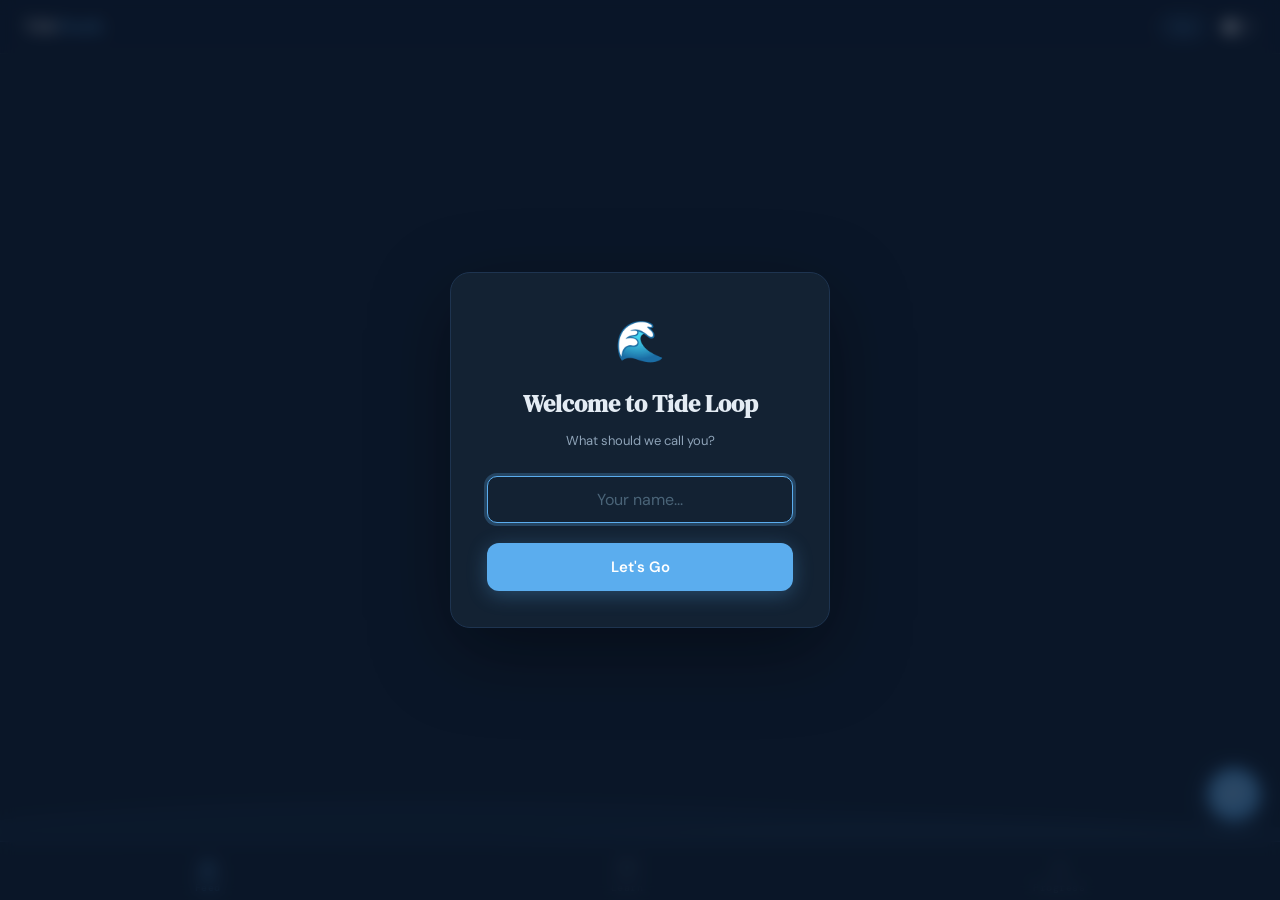
<file: tide.html>
<!DOCTYPE html>
<html lang="en" data-theme="dark">
<head>
  <meta charset="utf-8" />
  <meta name="viewport" content="width=device-width, initial-scale=1" />
  <title>TideTrack — Tide Loop</title>
  <link rel="preconnect" href="https://fonts.googleapis.com">
  <link href="https://fonts.googleapis.com/css2?family=DM+Serif+Display:ital@0;1&family=DM+Mono:wght@300;400&family=DM+Sans:wght@300;400;500;600;700&display=swap" rel="stylesheet">
  <style>
    /* ── Theme variables ─────────────────────────────────────────────── */
    :root {
      --bg:        #0c1a2a;
      --surface:   #132233;
      --surface-2: #1a2d42;
      --ink:       #e4ecf4;
      --ink-2:     #8ea3b8;
      --ink-3:     #4a6478;
      --accent:    #5badee;
      --accent-2:  #0f2640;
      --accent-glow: rgba(91,173,238,0.25);
      --warn:      #e57373;
      --warn-2:    #2d1212;
      --amber:     #f59e0b;
      --green:     #34d399;
      --green-2:   #064e3b;
      --border:    #1e3450;
      --shadow:    rgba(0,0,0,0.3);

      --ocean-deep:    #0a1628;
      --ocean-mid:     #0d2847;
      --ocean-surface: #134b7a;
      --ocean-crest:   #1a6fb5;
      --foam:          rgba(200,228,255,0.35);

      --glass-bg:    rgba(19,34,51,0.65);
      --glass-border: rgba(91,173,238,0.12);
    }

    [data-theme="light"] {
      --bg:        #f0f5fa;
      --surface:   #ffffff;
      --surface-2: #e8eff7;
      --ink:       #1a2a3a;
      --ink-2:     #4d6378;
      --ink-3:     #94a7b8;
      --accent:    #2b7cd4;
      --accent-2:  #e0eefb;
      --accent-glow: rgba(43,124,212,0.2);
      --warn:      #c0392b;
      --warn-2:    #fdf0ee;
      --amber:     #d97706;
      --green:     #2d6a4f;
      --green-2:   #d4edda;
      --border:    #d0dde8;
      --shadow:    rgba(0,0,0,0.06);
      --glass-bg:    rgba(255,255,255,0.7);
      --glass-border: rgba(0,0,0,0.06);
    }

    *, *::before, *::after { box-sizing: border-box; margin: 0; padding: 0; }
    html { scroll-behavior: smooth; }

    body {
      font-family: 'DM Sans', system-ui, sans-serif;
      background: var(--bg);
      color: var(--ink);
      min-height: 100vh;
      font-size: 15px;
      line-height: 1.6;
      overflow-x: hidden;
    }

    /* ── Topbar ──────────────────────────────────────────────────────── */
    .topbar {
      position: fixed;
      top: 0; left: 0; right: 0;
      z-index: 100;
      background: rgba(10,22,40,0.88);
      backdrop-filter: blur(20px) saturate(1.4);
      -webkit-backdrop-filter: blur(20px) saturate(1.4);
      border-bottom: 1px solid rgba(255,255,255,0.06);
      padding: 0 24px;
      display: flex;
      align-items: center;
      justify-content: space-between;
      height: 54px;
    }
    [data-theme="light"] .topbar {
      background: rgba(240,245,250,0.9);
      border-bottom-color: rgba(0,0,0,0.06);
    }
    .topbar-brand {
      font-family: 'DM Serif Display', Georgia, serif;
      font-size: 18px;
      color: #fff;
      letter-spacing: -0.01em;
      text-decoration: none;
    }
    [data-theme="light"] .topbar-brand { color: #1a2a3a; }
    .topbar-brand span { color: #5badee; }
    .topbar-right { display: flex; align-items: center; gap: 12px; }
    .name-badge {
      font-family: 'DM Sans', sans-serif;
      font-size: 12px;
      font-weight: 500;
      color: var(--accent);
      background: rgba(91,173,238,0.12);
      border: 1px solid rgba(91,173,238,0.2);
      border-radius: 20px;
      padding: 5px 14px;
      cursor: pointer;
      transition: all 0.2s;
      white-space: nowrap;
      max-width: 120px;
      overflow: hidden;
      text-overflow: ellipsis;
    }
    .name-badge:hover { background: rgba(91,173,238,0.22); }
    .theme-toggle {
      width: 36px; height: 20px;
      background: rgba(255,255,255,0.15);
      border-radius: 99px;
      border: none;
      cursor: pointer;
      position: relative;
      transition: background 0.2s;
    }
    .theme-toggle::after {
      content: '';
      position: absolute;
      top: 3px; left: 3px;
      width: 14px; height: 14px;
      border-radius: 50%;
      background: #fff;
      transition: transform 0.2s;
    }
    [data-theme="light"] .theme-toggle {
      background: rgba(0,0,0,0.12);
    }
    [data-theme="light"] .theme-toggle::after {
      transform: translateX(16px);
      background: var(--accent);
    }

    /* ── Layout ──────────────────────────────────────────────────────── */
    .app-container {
      max-width: 560px;
      margin: 0 auto;
      padding: 62px 20px 100px;
      position: relative;
      min-height: 100vh;
    }

    /* ── Screens ─────────────────────────────────────────────────────── */
    .screen {
      display: none;
      opacity: 0;
      transform: translateX(20px);
      transition: opacity 0.35s ease, transform 0.35s ease;
    }
    .screen.active {
      display: block;
    }
    .screen.visible {
      opacity: 1;
      transform: translateX(0);
    }
    .screen.slide-out {
      opacity: 0;
      transform: translateX(-20px);
    }

    /* ── Header ──────────────────────────────────────────────────────── */
    .header {
      padding: 28px 0 20px;
      text-align: center;
    }
    .header-title {
      font-family: 'DM Serif Display', Georgia, serif;
      font-size: 28px;
      color: var(--ink);
      line-height: 1.1;
    }
    .header-title em { font-style: italic; color: var(--accent); }
    .header-sub {
      font-family: 'DM Mono', monospace;
      font-size: 12px;
      letter-spacing: 0.08em;
      color: var(--ink-3);
      margin-top: 6px;
    }

    /* ── Glassmorphism card ───────────────────────────────────────────── */
    .glass-card {
      background: var(--glass-bg);
      backdrop-filter: blur(16px) saturate(1.3);
      -webkit-backdrop-filter: blur(16px) saturate(1.3);
      border: 1px solid var(--glass-border);
      border-radius: 16px;
      padding: 24px;
      margin-bottom: 16px;
      position: relative;
      overflow: hidden;
    }
    .glass-card::before {
      content: '';
      position: absolute;
      top: 0; left: 0; right: 0;
      height: 1px;
      background: linear-gradient(90deg, transparent, rgba(91,173,238,0.2), transparent);
    }

    /* ── Eyebrow label ───────────────────────────────────────────────── */
    .eyebrow {
      font-family: 'DM Mono', monospace;
      font-size: 10px;
      letter-spacing: 0.14em;
      text-transform: uppercase;
      color: var(--ink-3);
      margin-bottom: 8px;
    }

    /* ── Buttons ──────────────────────────────────────────────────────── */
    .btn-primary {
      width: 100%;
      padding: 14px 24px;
      background: var(--accent);
      color: #fff;
      border: none;
      border-radius: 12px;
      cursor: pointer;
      font-family: 'DM Sans', system-ui, sans-serif;
      font-size: 15px;
      font-weight: 600;
      transition: opacity 0.15s, transform 0.1s, box-shadow 0.2s;
      box-shadow: 0 4px 20px rgba(91,173,238,0.3);
    }
    .btn-primary:hover { opacity: 0.9; }
    .btn-primary:active { transform: scale(0.98); }
    .btn-primary:disabled {
      background: var(--border);
      color: var(--ink-3);
      cursor: default;
      box-shadow: none;
    }

    .btn-secondary {
      width: 100%;
      padding: 12px 24px;
      background: var(--surface-2);
      color: var(--ink-2);
      border: 1px solid var(--border);
      border-radius: 12px;
      cursor: pointer;
      font-family: 'DM Sans', system-ui, sans-serif;
      font-size: 14px;
      font-weight: 500;
      transition: all 0.15s;
    }
    .btn-secondary:hover { background: var(--accent-2); color: var(--accent); border-color: var(--accent); }

    .btn-green {
      background: var(--green);
      color: #fff;
      box-shadow: 0 4px 20px rgba(52,211,153,0.3);
    }
    .btn-green:hover { opacity: 0.9; }

    .btn-warn {
      background: var(--warn);
      box-shadow: 0 4px 20px rgba(229,115,115,0.3);
    }

    /* ── Input fields ────────────────────────────────────────────────── */
    .input-field {
      width: 100%;
      padding: 12px 16px;
      background: var(--surface);
      border: 1px solid var(--border);
      border-radius: 10px;
      color: var(--ink);
      font-family: 'DM Sans', system-ui, sans-serif;
      font-size: 15px;
      outline: none;
      transition: border-color 0.2s, box-shadow 0.2s;
    }
    .input-field:focus {
      border-color: var(--accent);
      box-shadow: 0 0 0 3px var(--accent-glow);
    }
    .input-field::placeholder { color: var(--ink-3); }

    textarea.input-field {
      min-height: 140px;
      resize: vertical;
      line-height: 1.6;
    }

    .input-hint {
      font-family: 'DM Mono', monospace;
      font-size: 11px;
      color: var(--ink-3);
      margin-top: 8px;
      letter-spacing: 0.03em;
    }

    /* ── Wave decoration ─────────────────────────────────────────────── */
    .wave-bg {
      position: fixed;
      bottom: 0; left: 0; right: 0;
      height: 200px;
      pointer-events: none;
      z-index: 0;
      overflow: hidden;
    }
    .wave-bg svg {
      position: absolute;
      bottom: 0;
      width: 200%;
      height: 100%;
    }
    .wave-bg .wave-1 { animation: waveSlide 12s linear infinite; opacity: 0.06; }
    .wave-bg .wave-2 { animation: waveSlide 18s linear infinite reverse; opacity: 0.04; }

    @keyframes waveSlide {
      from { transform: translateX(0); }
      to { transform: translateX(-50%); }
    }

    /* ── Particle dots ───────────────────────────────────────────────── */
    .particles {
      position: fixed;
      inset: 0;
      pointer-events: none;
      z-index: 0;
      overflow: hidden;
    }
    .particle {
      position: absolute;
      width: 2px; height: 2px;
      background: var(--accent);
      border-radius: 50%;
      opacity: 0;
      animation: particleFloat var(--dur, 8s) ease-in-out infinite;
      animation-delay: var(--delay, 0s);
    }
    @keyframes particleFloat {
      0%   { opacity: 0; transform: translateY(0) scale(1); }
      20%  { opacity: 0.4; }
      80%  { opacity: 0.2; }
      100% { opacity: 0; transform: translateY(-120px) scale(0.5); }
    }

    /* ══════════════════════════════════════════════════════════════════
       SCREEN 1 — TIDE FEED (HOME)
       ══════════════════════════════════════════════════════════════════ */

    .weak-topic-card {
      text-align: center;
      padding: 28px 20px;
    }
    .weak-topic-label {
      font-family: 'DM Mono', monospace;
      font-size: 11px;
      letter-spacing: 0.1em;
      text-transform: uppercase;
      color: var(--warn);
      margin-bottom: 8px;
    }
    .weak-topic-name {
      font-family: 'DM Serif Display', Georgia, serif;
      font-size: 24px;
      color: var(--ink);
      margin-bottom: 4px;
    }
    .weak-topic-detail {
      font-size: 13px;
      color: var(--ink-2);
      margin-bottom: 20px;
    }
    .weak-topic-score {
      font-family: 'DM Mono', monospace;
      font-size: 36px;
      font-weight: 400;
      color: var(--warn);
      margin-bottom: 16px;
    }
    .weak-topic-score span {
      font-size: 16px;
      color: var(--ink-3);
    }

    /* Momentum ring */
    .momentum-wrap {
      display: flex;
      justify-content: center;
      padding: 16px 0;
    }
    .momentum-ring-container {
      position: relative;
      width: 120px;
      height: 120px;
    }
    .momentum-ring-container svg {
      transform: rotate(-90deg);
      width: 120px;
      height: 120px;
    }
    .momentum-ring-bg {
      fill: none;
      stroke: var(--border);
      stroke-width: 6;
    }
    .momentum-ring-fill {
      fill: none;
      stroke-width: 6;
      stroke-linecap: round;
      transition: stroke-dashoffset 1s ease;
    }
    .momentum-ring-text {
      position: absolute;
      inset: 0;
      display: flex;
      flex-direction: column;
      align-items: center;
      justify-content: center;
    }
    .momentum-value {
      font-family: 'DM Mono', monospace;
      font-size: 28px;
      font-weight: 400;
      color: var(--accent);
      line-height: 1;
    }
    .momentum-label {
      font-family: 'DM Mono', monospace;
      font-size: 9px;
      letter-spacing: 0.12em;
      text-transform: uppercase;
      color: var(--ink-3);
      margin-top: 4px;
    }

    /* Gradient ring animation */
    @keyframes ringGradientRotate {
      from { transform: rotate(-90deg); }
      to { transform: rotate(270deg); }
    }

    /* Recent progress */
    .recent-list { list-style: none; }
    .recent-item {
      display: flex;
      justify-content: space-between;
      align-items: center;
      padding: 10px 0;
      border-bottom: 1px solid var(--border);
      font-size: 14px;
    }
    .recent-item:last-child { border-bottom: none; }
    .recent-topic { color: var(--ink); font-weight: 500; }
    .recent-score {
      font-family: 'DM Mono', monospace;
      font-size: 13px;
    }
    .recent-score.low { color: var(--warn); }
    .recent-score.mid { color: var(--amber); }
    .recent-score.high { color: var(--green); }

    /* ══════════════════════════════════════════════════════════════════
       SCREEN 2 — EXPLAIN (INPUT)
       ══════════════════════════════════════════════════════════════════ */
    .explain-prompt {
      font-family: 'DM Serif Display', Georgia, serif;
      font-size: 22px;
      color: var(--ink);
      margin-bottom: 20px;
      line-height: 1.3;
    }
    .field-group {
      margin-bottom: 16px;
    }
    .field-label {
      font-family: 'DM Mono', monospace;
      font-size: 11px;
      letter-spacing: 0.08em;
      text-transform: uppercase;
      color: var(--ink-3);
      margin-bottom: 6px;
      display: block;
    }

    /* ══════════════════════════════════════════════════════════════════
       SCREEN 3 — AI FEEDBACK (DETECTION)
       ══════════════════════════════════════════════════════════════════ */
    .loading-wrap {
      text-align: center;
      padding: 40px 0;
    }
    .loading-spinner {
      width: 48px; height: 48px;
      border: 3px solid var(--border);
      border-top-color: var(--accent);
      border-radius: 50%;
      margin: 0 auto 16px;
      animation: spin 0.8s linear infinite;
    }
    @keyframes spin { to { transform: rotate(360deg); } }
    .loading-text {
      font-family: 'DM Mono', monospace;
      font-size: 13px;
      color: var(--ink-3);
      letter-spacing: 0.05em;
    }

    .feedback-summary {
      font-family: 'DM Serif Display', Georgia, serif;
      font-size: 20px;
      color: var(--ink);
      margin-bottom: 20px;
      text-align: center;
    }

    .confidence-bar-wrap {
      margin: 20px 0;
    }
    .confidence-bar-bg {
      height: 10px;
      background: var(--border);
      border-radius: 99px;
      overflow: hidden;
    }
    .confidence-bar-fill {
      height: 100%;
      border-radius: 99px;
      transition: width 1s ease;
      min-width: 0;
    }
    .confidence-bar-fill.low { background: var(--warn); }
    .confidence-bar-fill.mid { background: var(--amber); }
    .confidence-bar-fill.high { background: var(--green); }

    .confidence-value {
      text-align: center;
      font-family: 'DM Mono', monospace;
      font-size: 32px;
      margin: 8px 0 4px;
    }
    .confidence-label {
      text-align: center;
      font-family: 'DM Mono', monospace;
      font-size: 10px;
      letter-spacing: 0.1em;
      text-transform: uppercase;
      color: var(--ink-3);
    }

    .gap-list {
      list-style: none;
      margin: 12px 0;
    }
    .gap-item {
      display: flex;
      align-items: flex-start;
      gap: 10px;
      padding: 8px 0;
      font-size: 14px;
      color: var(--ink-2);
    }
    .gap-icon {
      flex-shrink: 0;
      width: 20px; height: 20px;
      border-radius: 50%;
      display: flex;
      align-items: center;
      justify-content: center;
      font-size: 11px;
      font-weight: 700;
      margin-top: 2px;
    }
    .gap-icon.missing { background: var(--warn-2); color: var(--warn); }
    .gap-icon.unclear { background: rgba(249,115,22,0.15); color: var(--amber); }
    .gap-icon.correct { background: var(--green-2); color: var(--green); }

    /* ══════════════════════════════════════════════════════════════════
       SCREEN 4 — FIX SESSION (CORE)
       ══════════════════════════════════════════════════════════════════ */
    .timer-wrap {
      display: flex;
      justify-content: center;
      padding: 20px 0;
    }
    .timer-ring-container {
      position: relative;
      width: 160px;
      height: 160px;
    }
    .timer-ring-container svg {
      transform: rotate(-90deg);
      width: 160px;
      height: 160px;
    }
    .timer-ring-bg {
      fill: none;
      stroke: var(--border);
      stroke-width: 5;
    }
    .timer-ring-fill {
      fill: none;
      stroke: var(--accent);
      stroke-width: 5;
      stroke-linecap: round;
      transition: stroke-dashoffset 1s linear;
    }
    .timer-text {
      position: absolute;
      inset: 0;
      display: flex;
      flex-direction: column;
      align-items: center;
      justify-content: center;
    }
    .timer-digits {
      font-family: 'DM Mono', monospace;
      font-size: 38px;
      font-weight: 400;
      color: var(--ink);
      line-height: 1;
    }
    .timer-label {
      font-family: 'DM Mono', monospace;
      font-size: 10px;
      letter-spacing: 0.1em;
      text-transform: uppercase;
      color: var(--ink-3);
      margin-top: 4px;
    }

    .fix-session-card {
      transition: box-shadow 0.3s;
    }
    .fix-session-card.pulsing {
      animation: pulseGlow 2s ease-in-out infinite;
    }
    @keyframes pulseGlow {
      0%, 100% { box-shadow: 0 0 0 0 rgba(91,173,238,0); }
      50% { box-shadow: 0 0 24px 4px rgba(91,173,238,0.15); }
    }

    .fix-step {
      margin-bottom: 20px;
    }
    .fix-step-header {
      display: flex;
      align-items: center;
      gap: 8px;
      margin-bottom: 8px;
    }
    .fix-step-num {
      width: 24px; height: 24px;
      border-radius: 50%;
      background: var(--accent-2);
      color: var(--accent);
      font-family: 'DM Mono', monospace;
      font-size: 12px;
      display: flex;
      align-items: center;
      justify-content: center;
      flex-shrink: 0;
    }
    .fix-step-title {
      font-family: 'DM Mono', monospace;
      font-size: 11px;
      letter-spacing: 0.08em;
      text-transform: uppercase;
      color: var(--ink-3);
    }
    .fix-step-content {
      font-size: 14px;
      color: var(--ink-2);
      line-height: 1.7;
      padding-left: 32px;
    }
    .fix-step-content strong {
      color: var(--ink);
      font-weight: 500;
    }

    .answer-input-wrap {
      padding-left: 32px;
      margin-top: 8px;
    }

    /* ══════════════════════════════════════════════════════════════════
       SCREEN 5 — FEEDBACK LOOP
       ══════════════════════════════════════════════════════════════════ */
    .result-icon-wrap {
      text-align: center;
      margin: 24px 0 16px;
    }
    .result-icon {
      width: 80px; height: 80px;
      border-radius: 50%;
      display: inline-flex;
      align-items: center;
      justify-content: center;
      font-size: 36px;
    }
    .result-icon.success {
      background: var(--green-2);
      color: var(--green);
      animation: popIn 0.5s cubic-bezier(0.34, 1.56, 0.64, 1);
    }
    .result-icon.fail {
      background: var(--warn-2);
      color: var(--warn);
      animation: popIn 0.5s cubic-bezier(0.34, 1.56, 0.64, 1);
    }
    @keyframes popIn {
      0% { transform: scale(0); opacity: 0; }
      100% { transform: scale(1); opacity: 1; }
    }

    .result-text {
      text-align: center;
      font-family: 'DM Serif Display', Georgia, serif;
      font-size: 22px;
      color: var(--ink);
      margin-bottom: 8px;
    }
    .result-sub {
      text-align: center;
      font-size: 14px;
      color: var(--ink-2);
      margin-bottom: 24px;
    }

    /* Confetti */
    .confetti-container {
      position: fixed;
      inset: 0;
      pointer-events: none;
      z-index: 999;
      overflow: hidden;
    }
    .confetti-piece {
      position: absolute;
      width: 8px; height: 8px;
      border-radius: 2px;
      top: -10px;
      animation: confettiFall var(--fall-dur, 3s) ease-in forwards;
      animation-delay: var(--fall-delay, 0s);
    }
    @keyframes confettiFall {
      0%   { transform: translateY(0) rotate(0deg); opacity: 1; }
      100% { transform: translateY(110vh) rotate(720deg); opacity: 0; }
    }

    /* ══════════════════════════════════════════════════════════════════
       SCREEN 6 — PROGRESS
       ══════════════════════════════════════════════════════════════════ */
    .progress-stat-row {
      display: grid;
      grid-template-columns: 1fr 1fr;
      gap: 12px;
      margin-bottom: 16px;
    }
    .progress-stat {
      background: var(--glass-bg);
      backdrop-filter: blur(12px);
      border: 1px solid var(--glass-border);
      border-radius: 12px;
      padding: 16px;
      text-align: center;
    }
    .progress-stat-value {
      font-family: 'DM Mono', monospace;
      font-size: 28px;
      color: var(--accent);
      line-height: 1;
    }
    .progress-stat-label {
      font-family: 'DM Mono', monospace;
      font-size: 10px;
      letter-spacing: 0.1em;
      text-transform: uppercase;
      color: var(--ink-3);
      margin-top: 6px;
    }

    .mastered-list, .weak-list {
      list-style: none;
    }
    .mastered-item, .weak-item {
      display: flex;
      align-items: center;
      gap: 12px;
      padding: 10px 0;
      border-bottom: 1px solid var(--border);
    }
    .mastered-item:last-child, .weak-item:last-child { border-bottom: none; }
    .mastered-name, .weak-name {
      flex: 1;
      font-size: 14px;
      color: var(--ink);
      font-weight: 500;
    }
    .mastered-bar-bg, .weak-bar-bg {
      width: 80px;
      height: 6px;
      background: var(--border);
      border-radius: 99px;
      overflow: hidden;
    }
    .mastered-bar-fill {
      height: 100%;
      border-radius: 99px;
      background: var(--green);
      transition: width 0.6s ease;
    }
    .weak-bar-fill {
      height: 100%;
      border-radius: 99px;
      background: var(--warn);
      transition: width 0.6s ease;
    }
    .mastered-pct, .weak-pct {
      font-family: 'DM Mono', monospace;
      font-size: 12px;
      color: var(--ink-3);
      width: 36px;
      text-align: right;
    }

    /* Weekly chart */
    .weekly-chart {
      display: flex;
      align-items: flex-end;
      justify-content: space-between;
      gap: 6px;
      height: 100px;
      padding-top: 12px;
    }
    .chart-bar-wrap {
      flex: 1;
      display: flex;
      flex-direction: column;
      align-items: center;
      gap: 4px;
    }
    .chart-bar {
      width: 100%;
      max-width: 32px;
      border-radius: 6px 6px 2px 2px;
      background: var(--accent);
      transition: height 0.6s ease;
      min-height: 2px;
    }
    .chart-day {
      font-family: 'DM Mono', monospace;
      font-size: 10px;
      color: var(--ink-3);
    }

    /* ══════════════════════════════════════════════════════════════════
       BOTTOM NAV
       ══════════════════════════════════════════════════════════════════ */
    .bottom-nav {
      position: fixed;
      bottom: 0; left: 0; right: 0;
      background: rgba(12,26,42,0.92);
      backdrop-filter: blur(16px);
      -webkit-backdrop-filter: blur(16px);
      border-top: 1px solid var(--border);
      display: flex;
      justify-content: space-around;
      padding: 10px 0 env(safe-area-inset-bottom, 10px);
      z-index: 100;
    }
    .nav-tab {
      display: flex;
      flex-direction: column;
      align-items: center;
      gap: 3px;
      background: none;
      border: none;
      cursor: pointer;
      padding: 6px 16px;
      color: var(--ink-3);
      transition: color 0.2s;
      font-family: 'DM Mono', monospace;
      font-size: 10px;
      letter-spacing: 0.05em;
    }
    .nav-tab.active { color: var(--accent); }
    .nav-tab:hover { color: var(--ink-2); }
    .nav-tab svg {
      width: 20px; height: 20px;
      fill: none;
      stroke: currentColor;
      stroke-width: 1.8;
      stroke-linecap: round;
      stroke-linejoin: round;
    }

    /* ── Empty state ─────────────────────────────────────────────────── */
    .empty-state {
      text-align: center;
      padding: 40px 20px;
    }
    .empty-icon {
      font-size: 40px;
      margin-bottom: 12px;
      opacity: 0.5;
    }
    .empty-text {
      font-size: 14px;
      color: var(--ink-3);
      margin-bottom: 16px;
    }

    /* ── Utility ─────────────────────────────────────────────────────── */
    .mb-12 { margin-bottom: 12px; }
    .mb-16 { margin-bottom: 16px; }
    .mb-20 { margin-bottom: 20px; }
    .mb-24 { margin-bottom: 24px; }
    .mt-12 { margin-top: 12px; }
    .mt-16 { margin-top: 16px; }
    .text-center { text-align: center; }
    .gap-8 { gap: 8px; }

    .section-title {
      font-family: 'DM Mono', monospace;
      font-size: 11px;
      letter-spacing: 0.1em;
      text-transform: uppercase;
      color: var(--ink-3);
      margin-bottom: 12px;
    }

    .error-text {
      color: var(--warn);
      font-size: 13px;
      text-align: center;
      padding: 12px;
    }

    /* Animated gradient ring for momentum */
    .momentum-gradient {
      stroke: url(#momentumGradient);
    }

    /* Back button */
    .back-btn {
      background: none;
      border: none;
      color: var(--ink-3);
      cursor: pointer;
      font-family: 'DM Mono', monospace;
      font-size: 12px;
      letter-spacing: 0.05em;
      padding: 8px 0;
      display: inline-flex;
      align-items: center;
      gap: 6px;
      transition: color 0.2s;
    }
    .back-btn:hover { color: var(--accent); }
    .back-btn svg {
      width: 16px; height: 16px;
      fill: none;
      stroke: currentColor;
      stroke-width: 2;
      stroke-linecap: round;
      stroke-linejoin: round;
    }

    /* ── Topic Suggestions ───────────────────────────────────────────── */
    .topic-suggestions {
      display: flex;
      gap: 8px;
      overflow-x: auto;
      padding: 4px 0;
      scrollbar-width: none;
    }
    .topic-suggestions::-webkit-scrollbar { display: none; }
    .topic-chip {
      padding: 8px 16px;
      border-radius: 20px;
      background: var(--accent-2);
      color: var(--accent);
      border: 1px solid var(--glass-border);
      font-family: 'DM Mono', monospace;
      font-size: 12px;
      cursor: pointer;
      white-space: nowrap;
      transition: all 0.15s;
      flex-shrink: 0;
    }
    .topic-chip:hover { background: var(--accent); color: #fff; border-color: var(--accent); }

    /* ── Study Timeline ──────────────────────────────────────────────── */
    .timeline {
      position: relative;
      padding-left: 24px;
    }
    .timeline::before {
      content: '';
      position: absolute;
      left: 8px;
      top: 4px;
      bottom: 4px;
      width: 2px;
      background: var(--border);
      border-radius: 2px;
    }
    .timeline-entry {
      position: relative;
      padding: 10px 0 10px 8px;
    }
    .timeline-entry::before {
      content: '';
      position: absolute;
      left: -20px;
      top: 16px;
      width: 8px;
      height: 8px;
      border-radius: 50%;
      background: var(--accent);
      border: 2px solid var(--bg);
    }
    .timeline-entry.old::before {
      background: var(--border);
    }
    .timeline-date {
      font-family: 'DM Mono', monospace;
      font-size: 10px;
      letter-spacing: 0.08em;
      text-transform: uppercase;
      color: var(--ink-3);
      margin-bottom: 2px;
    }
    .timeline-topic {
      font-size: 14px;
      color: var(--ink);
      font-weight: 500;
    }
    .timeline-detail {
      font-size: 12px;
      color: var(--ink-2);
      margin-top: 2px;
    }
    .timeline-delta {
      font-family: 'DM Mono', monospace;
      font-size: 11px;
    }
    .timeline-delta.up { color: var(--green); }
    .timeline-delta.down { color: var(--warn); }

    /* ── Kai Floating Chat ───────────────────────────────────────────── */
    .kai-fab {
      position: fixed;
      bottom: 80px;
      right: 20px;
      z-index: 200;
      width: 52px;
      height: 52px;
      border-radius: 50%;
      background: var(--accent);
      color: #fff;
      border: none;
      cursor: pointer;
      display: flex;
      align-items: center;
      justify-content: center;
      box-shadow: 0 4px 20px rgba(91,173,238,0.4);
      transition: transform 0.2s, box-shadow 0.2s;
    }
    .kai-fab:hover { transform: scale(1.08); box-shadow: 0 6px 28px rgba(91,173,238,0.5); }
    .kai-fab svg { width: 24px; height: 24px; }
    .kai-fab.has-panel { background: var(--surface-2); color: var(--accent); box-shadow: 0 2px 12px var(--shadow); }

    .kai-panel {
      position: fixed;
      bottom: 140px;
      right: 20px;
      width: 340px;
      max-height: 440px;
      z-index: 201;
      background: var(--glass-bg);
      backdrop-filter: blur(20px) saturate(1.3);
      -webkit-backdrop-filter: blur(20px) saturate(1.3);
      border: 1px solid var(--glass-border);
      border-radius: 18px;
      box-shadow: 0 16px 60px rgba(0,0,0,0.3);
      display: none;
      flex-direction: column;
      overflow: hidden;
    }
    .kai-panel.open { display: flex; animation: kaiSlideIn 0.25s ease; }
    @keyframes kaiSlideIn {
      from { opacity: 0; transform: translateY(12px) scale(0.96); }
      to { opacity: 1; transform: translateY(0) scale(1); }
    }
    .kai-panel-header {
      display: flex;
      align-items: center;
      justify-content: space-between;
      padding: 14px 18px;
      border-bottom: 1px solid var(--border);
      flex-shrink: 0;
    }
    .kai-panel-title {
      font-family: 'DM Serif Display', Georgia, serif;
      font-size: 16px;
      color: var(--ink);
      display: flex;
      align-items: center;
      gap: 8px;
    }
    .kai-panel-title .kai-dot {
      width: 8px; height: 8px;
      border-radius: 50%;
      background: var(--green);
      animation: kaiPulse 2s ease-in-out infinite;
    }
    @keyframes kaiPulse {
      0%, 100% { opacity: 1; }
      50% { opacity: 0.4; }
    }
    .kai-close {
      background: none;
      border: none;
      color: var(--ink-3);
      cursor: pointer;
      font-size: 20px;
      padding: 4px;
      line-height: 1;
      transition: color 0.15s;
    }
    .kai-close:hover { color: var(--ink); }

    .kai-messages {
      flex: 1;
      overflow-y: auto;
      padding: 16px;
      display: flex;
      flex-direction: column;
      gap: 12px;
      min-height: 200px;
      max-height: 280px;
    }
    .kai-msg {
      max-width: 85%;
      padding: 10px 14px;
      border-radius: 14px;
      font-size: 13px;
      line-height: 1.5;
      word-wrap: break-word;
    }
    .kai-msg.kai {
      align-self: flex-start;
      background: var(--surface-2);
      color: var(--ink);
      border-bottom-left-radius: 4px;
    }
    .kai-msg.user {
      align-self: flex-end;
      background: var(--accent);
      color: #fff;
      border-bottom-right-radius: 4px;
    }
    .kai-msg.kai .kai-msg-label {
      font-family: 'DM Mono', monospace;
      font-size: 10px;
      color: var(--accent);
      letter-spacing: 0.06em;
      margin-bottom: 4px;
    }
    .kai-typing {
      align-self: flex-start;
      padding: 10px 14px;
      background: var(--surface-2);
      border-radius: 14px;
      border-bottom-left-radius: 4px;
      display: flex;
      gap: 4px;
      align-items: center;
    }
    .kai-typing-dot {
      width: 6px; height: 6px;
      border-radius: 50%;
      background: var(--ink-3);
      animation: typingBounce 1.2s ease-in-out infinite;
    }
    .kai-typing-dot:nth-child(2) { animation-delay: 0.2s; }
    .kai-typing-dot:nth-child(3) { animation-delay: 0.4s; }
    @keyframes typingBounce {
      0%, 80%, 100% { transform: translateY(0); }
      40% { transform: translateY(-6px); }
    }

    .kai-input-row {
      display: flex;
      gap: 8px;
      padding: 12px 14px;
      border-top: 1px solid var(--border);
      flex-shrink: 0;
    }
    .kai-input-row input {
      flex: 1;
      padding: 10px 14px;
      background: var(--surface);
      border: 1px solid var(--border);
      border-radius: 10px;
      color: var(--ink);
      font-family: 'DM Sans', sans-serif;
      font-size: 13px;
      outline: none;
      transition: border-color 0.2s;
    }
    .kai-input-row input:focus { border-color: var(--accent); }
    .kai-input-row input::placeholder { color: var(--ink-3); }
    .kai-send-btn {
      width: 40px; height: 40px;
      border-radius: 10px;
      background: var(--accent);
      color: #fff;
      border: none;
      cursor: pointer;
      display: flex;
      align-items: center;
      justify-content: center;
      transition: opacity 0.15s;
      flex-shrink: 0;
    }
    .kai-send-btn:hover { opacity: 0.85; }
    .kai-send-btn svg { width: 18px; height: 18px; }

    /* ── Name Modal ──────────────────────────────────────────────────── */
    .modal-overlay {
      display: none;
      position: fixed;
      inset: 0;
      background: rgba(10,22,40,0.7);
      backdrop-filter: blur(8px);
      z-index: 300;
      align-items: center;
      justify-content: center;
    }
    .modal-overlay.active { display: flex; }
    .modal {
      background: var(--surface);
      border: 1px solid var(--border);
      border-radius: 20px;
      padding: 36px;
      width: 90%;
      max-width: 380px;
      box-shadow: 0 24px 80px rgba(0,0,0,0.4);
      text-align: center;
    }
  </style>
</head>
<body>

  <!-- Topbar -->
  <nav class="topbar">
    <a class="topbar-brand" href="options.html">Tide<span>Track</span></a>
    <div class="topbar-right">
      <button class="name-badge" id="nameBadge" title="Change display name">You</button>
      <button class="theme-toggle" id="themeToggle" aria-label="Toggle theme"></button>
    </div>
  </nav>

  <!-- Particles background -->
  <div class="particles" id="particles"></div>

  <!-- Wave decoration -->
  <div class="wave-bg">
    <svg class="wave-1" viewBox="0 0 1440 200" preserveAspectRatio="none">
      <path d="M0,120 C360,60 720,180 1080,100 C1260,60 1380,140 1440,120 L1440,200 L0,200Z" fill="var(--accent)"/>
    </svg>
    <svg class="wave-2" viewBox="0 0 1440 200" preserveAspectRatio="none">
      <path d="M0,140 C240,180 480,80 720,140 C960,200 1200,100 1440,160 L1440,200 L0,200Z" fill="var(--accent)"/>
    </svg>
  </div>

  <!-- SVG gradient definition for momentum ring -->
  <svg width="0" height="0" style="position:absolute">
    <defs>
      <linearGradient id="momentumGradient" x1="0%" y1="0%" x2="100%" y2="100%">
        <stop offset="0%" stop-color="#5badee"/>
        <stop offset="50%" stop-color="#34d399"/>
        <stop offset="100%" stop-color="#f59e0b"/>
      </linearGradient>
    </defs>
  </svg>

  <div class="app-container" style="position:relative; z-index:1;">

    <!-- ═══════════════ SCREEN: FEED ═══════════════ -->
    <div class="screen active" id="screen-feed">
      <div class="header">
        <div class="header-title">Tide <em>Loop</em></div>
        <p class="header-sub" id="feedGreeting">Let's fix one thing in 5 minutes</p>
      </div>

      <!-- Weakest concept card -->
      <div class="glass-card weak-topic-card" id="weakTopicCard" style="display:none;">
        <p class="weak-topic-label">You're weak in</p>
        <p class="weak-topic-name" id="weakTopicName">--</p>
        <p class="weak-topic-score" id="weakTopicScore">--<span>%</span></p>
        <p class="weak-topic-detail" id="weakTopicDetail"></p>
        <button class="btn-primary" id="fixNowBtn">Fix This Now (5 min)</button>
      </div>

      <!-- Empty state when no topics -->
      <div id="feedEmpty" class="empty-state">
        <div class="empty-icon">&#127754;</div>
        <p class="empty-text">No topics yet. Start by explaining something you just studied.</p>
      </div>

      <!-- Momentum -->
      <div class="glass-card">
        <p class="eyebrow">Momentum Score</p>
        <div class="momentum-wrap">
          <div class="momentum-ring-container">
            <svg viewBox="0 0 120 120">
              <circle class="momentum-ring-bg" cx="60" cy="60" r="50"/>
              <circle class="momentum-ring-fill momentum-gradient" id="momentumCircle" cx="60" cy="60" r="50"/>
            </svg>
            <div class="momentum-ring-text">
              <span class="momentum-value" id="momentumValue">0</span>
              <span class="momentum-label">Momentum</span>
            </div>
          </div>
        </div>
      </div>

      <!-- Recent progress -->
      <div class="glass-card" id="recentCard" style="display:none;">
        <p class="eyebrow">Recent Progress</p>
        <ul class="recent-list" id="recentList"></ul>
      </div>

      <!-- Topic suggestions -->
      <div class="glass-card" id="suggestionsCard">
        <p class="eyebrow">Try Studying</p>
        <div class="topic-suggestions" id="topicSuggestions"></div>
      </div>

      <button class="btn-secondary mt-16 mb-24" id="startNewBtn">Start New Topic</button>
    </div>

    <!-- ═══════════════ SCREEN: EXPLAIN ═══════════════ -->
    <div class="screen" id="screen-explain">
      <div class="header" style="text-align:left;">
        <button class="back-btn" id="explainBackBtn">
          <svg viewBox="0 0 24 24"><path d="M19 12H5M12 19l-7-7 7-7"/></svg>
          Back
        </button>
      </div>

      <p class="explain-prompt">What did you just study?</p>

      <div class="field-group">
        <label class="field-label" for="topicInput">Topic</label>
        <input type="text" class="input-field" id="topicInput" placeholder="e.g. Derivatives, Photosynthesis, React Hooks..." />
      </div>

      <div class="field-group">
        <label class="field-label" for="explanationInput">Explain this concept in your own words</label>
        <textarea class="input-field" id="explanationInput" placeholder="Try explaining like you're teaching a friend..."></textarea>
        <p class="input-hint">The more you write, the better the analysis</p>
      </div>

      <button class="btn-primary mt-16" id="analyzeBtn" disabled>Analyze My Understanding</button>
    </div>

    <!-- ═══════════════ SCREEN: AI FEEDBACK ═══════════════ -->
    <div class="screen" id="screen-feedback">
      <div class="header" style="text-align:left;">
        <button class="back-btn" id="feedbackBackBtn">
          <svg viewBox="0 0 24 24"><path d="M19 12H5M12 19l-7-7 7-7"/></svg>
          Back
        </button>
      </div>

      <!-- Loading state -->
      <div id="feedbackLoading" class="loading-wrap">
        <div class="loading-spinner"></div>
        <p class="loading-text">Analyzing your understanding...</p>
      </div>

      <!-- Results -->
      <div id="feedbackResults" style="display:none;">
        <p class="feedback-summary" id="feedbackSummary"></p>

        <div class="confidence-bar-wrap">
          <div class="confidence-value" id="confidenceValue">0%</div>
          <div class="confidence-bar-bg">
            <div class="confidence-bar-fill" id="confidenceBar" style="width:0%"></div>
          </div>
          <p class="confidence-label">Understanding Score</p>
        </div>

        <!-- Correct -->
        <div class="glass-card" id="correctSection" style="display:none;">
          <p class="eyebrow">What you got right</p>
          <ul class="gap-list" id="correctList"></ul>
        </div>

        <!-- Missing -->
        <div class="glass-card" id="missingSection" style="display:none;">
          <p class="eyebrow">Gaps in understanding</p>
          <ul class="gap-list" id="missingList"></ul>
        </div>

        <!-- Misconceptions -->
        <div class="glass-card" id="misconceptionsSection" style="display:none;">
          <p class="eyebrow">Possible misconceptions</p>
          <ul class="gap-list" id="misconceptionsList"></ul>
        </div>

        <button class="btn-primary btn-warn mt-16" id="startFixBtn">Start 5-Minute Fix</button>
      </div>

      <!-- Error -->
      <p class="error-text" id="feedbackError" style="display:none;"></p>
    </div>

    <!-- ═══════════════ SCREEN: FIX SESSION ═══════════════ -->
    <div class="screen" id="screen-fix">
      <div class="header" style="text-align:left;">
        <button class="back-btn" id="fixBackBtn">
          <svg viewBox="0 0 24 24"><path d="M19 12H5M12 19l-7-7 7-7"/></svg>
          Back
        </button>
      </div>

      <!-- Timer -->
      <div class="timer-wrap">
        <div class="timer-ring-container">
          <svg viewBox="0 0 160 160">
            <circle class="timer-ring-bg" cx="80" cy="80" r="70"/>
            <circle class="timer-ring-fill" id="timerCircle" cx="80" cy="80" r="70"/>
          </svg>
          <div class="timer-text">
            <span class="timer-digits" id="timerDigits">5:00</span>
            <span class="timer-label">Remaining</span>
          </div>
        </div>
      </div>

      <!-- Loading state for fix content -->
      <div id="fixLoading" class="loading-wrap">
        <div class="loading-spinner"></div>
        <p class="loading-text">Generating your fix session...</p>
      </div>

      <!-- Fix content -->
      <div id="fixContent" style="display:none;">
        <div class="glass-card fix-session-card" id="fixSessionCard">
          <!-- Step 1: Explanation -->
          <div class="fix-step">
            <div class="fix-step-header">
              <span class="fix-step-num">1</span>
              <span class="fix-step-title">Micro-Explanation</span>
            </div>
            <div class="fix-step-content" id="fixExplanation"></div>
          </div>

          <!-- Step 2: Example -->
          <div class="fix-step">
            <div class="fix-step-header">
              <span class="fix-step-num">2</span>
              <span class="fix-step-title">Example</span>
            </div>
            <div class="fix-step-content" id="fixExample"></div>
          </div>

          <!-- Step 3: Question -->
          <div class="fix-step">
            <div class="fix-step-header">
              <span class="fix-step-num">3</span>
              <span class="fix-step-title">Quick Check</span>
            </div>
            <div class="fix-step-content" id="fixQuestion"></div>
            <div class="answer-input-wrap">
              <input type="text" class="input-field" id="answerInput" placeholder="Type your answer..." />
            </div>
          </div>
        </div>

        <button class="btn-primary mt-12" id="checkAnswerBtn" disabled>Check Answer</button>
      </div>

      <!-- Error -->
      <p class="error-text" id="fixError" style="display:none;"></p>
    </div>

    <!-- ═══════════════ SCREEN: RESULT ═══════════════ -->
    <div class="screen" id="screen-result">
      <div class="result-icon-wrap">
        <div class="result-icon" id="resultIcon"></div>
      </div>
      <p class="result-text" id="resultTitle"></p>
      <p class="result-sub" id="resultSub"></p>

      <div class="glass-card text-center" id="resultFeedback" style="display:none;">
        <p id="resultFeedbackText" style="font-size:14px; color:var(--ink-2);"></p>
      </div>

      <div id="resultActions" class="mt-16" style="display:flex; flex-direction:column; gap:10px;"></div>
    </div>

    <!-- ═══════════════ SCREEN: PROGRESS ═══════════════ -->
    <div class="screen" id="screen-progress">
      <div class="header">
        <div class="header-title">Progress</div>
        <p class="header-sub">Your learning journey</p>
      </div>

      <div class="progress-stat-row">
        <div class="progress-stat">
          <div class="progress-stat-value" id="progMomentum">0</div>
          <div class="progress-stat-label">Momentum</div>
        </div>
        <div class="progress-stat">
          <div class="progress-stat-value" id="progStreak">0</div>
          <div class="progress-stat-label">Day Streak</div>
        </div>
        <div class="progress-stat">
          <div class="progress-stat-value" id="progSessions">0</div>
          <div class="progress-stat-label">Sessions</div>
        </div>
        <div class="progress-stat">
          <div class="progress-stat-value" id="progToday">0</div>
          <div class="progress-stat-label">Today</div>
        </div>
      </div>

      <!-- Weekly chart -->
      <div class="glass-card">
        <p class="eyebrow">This Week</p>
        <div class="weekly-chart" id="weeklyChart"></div>
      </div>

      <!-- Mastered -->
      <div class="glass-card" id="masteredCard" style="display:none;">
        <p class="eyebrow">Concepts Mastered</p>
        <ul class="mastered-list" id="masteredList"></ul>
      </div>

      <!-- Weak areas -->
      <div class="glass-card" id="weakCard" style="display:none;">
        <p class="eyebrow">Weak Areas</p>
        <ul class="weak-list" id="weakList"></ul>
      </div>

      <!-- Study timeline -->
      <div class="glass-card" id="timelineCard" style="display:none;">
        <p class="eyebrow">Study Timeline</p>
        <div class="timeline" id="studyTimeline"></div>
      </div>
    </div>

  </div>

  <!-- Bottom Nav -->
  <nav class="bottom-nav">
    <button class="nav-tab active" data-screen="feed" id="navFeed">
      <svg viewBox="0 0 24 24"><path d="M3 9l9-7 9 7v11a2 2 0 01-2 2H5a2 2 0 01-2-2V9z"/><polyline points="9 22 9 12 15 12 15 22"/></svg>
      Feed
    </button>
    <button class="nav-tab" data-screen="explain" id="navLearn">
      <svg viewBox="0 0 24 24"><path d="M2 3h6a4 4 0 014 4v14a3 3 0 00-3-3H2z"/><path d="M22 3h-6a4 4 0 00-4 4v14a3 3 0 013-3h7z"/></svg>
      Learn
    </button>
    <button class="nav-tab" data-screen="progress" id="navProgress">
      <svg viewBox="0 0 24 24"><path d="M18 20V10M12 20V4M6 20v-6"/></svg>
      Progress
    </button>
  </nav>

  <!-- Kai Floating Chat -->
  <button class="kai-fab" id="kaiFab" title="Ask Kai for help">
    <svg viewBox="0 0 24 24" fill="none" stroke="currentColor" stroke-width="2" stroke-linecap="round" stroke-linejoin="round">
      <path d="M21 15a2 2 0 0 1-2 2H7l-4 4V5a2 2 0 0 1 2-2h14a2 2 0 0 1 2 2z"/>
    </svg>
  </button>
  <div class="kai-panel" id="kaiPanel">
    <div class="kai-panel-header">
      <span class="kai-panel-title"><span class="kai-dot"></span> Ask Kai</span>
      <button class="kai-close" id="kaiClose">&times;</button>
    </div>
    <div class="kai-messages" id="kaiMessages">
      <div class="kai-msg kai">
        <div class="kai-msg-label">KAI</div>
        Hey! I'm Kai, your study assistant. Ask me anything about what you're studying and I'll help you work through it.
      </div>
    </div>
    <div class="kai-input-row">
      <input type="text" id="kaiInput" placeholder="Ask anything..." maxlength="500" />
      <button class="kai-send-btn" id="kaiSend">
        <svg viewBox="0 0 24 24" fill="none" stroke="currentColor" stroke-width="2" stroke-linecap="round" stroke-linejoin="round">
          <line x1="22" y1="2" x2="11" y2="13"/><polygon points="22 2 15 22 11 13 2 9 22 2"/>
        </svg>
      </button>
    </div>
  </div>

  <!-- Name Modal -->
  <div class="modal-overlay" id="nameModal">
    <div class="modal">
      <div style="font-size:40px;margin-bottom:12px">&#127754;</div>
      <h2 style="font-family:'DM Serif Display',Georgia,serif;font-size:24px;margin-bottom:8px">Welcome to Tide Loop</h2>
      <p style="color:var(--ink-2);font-size:13px;margin-bottom:24px">What should we call you?</p>
      <input type="text" class="input-field" id="userNameInput" placeholder="Your name..." maxlength="20" style="text-align:center;font-size:16px;margin-bottom:20px" />
      <button class="btn-primary" id="btnSaveName" style="width:100%">Let's Go</button>
    </div>
  </div>

  <script src="tide.js"></script>
</body>
</html>
</file>
